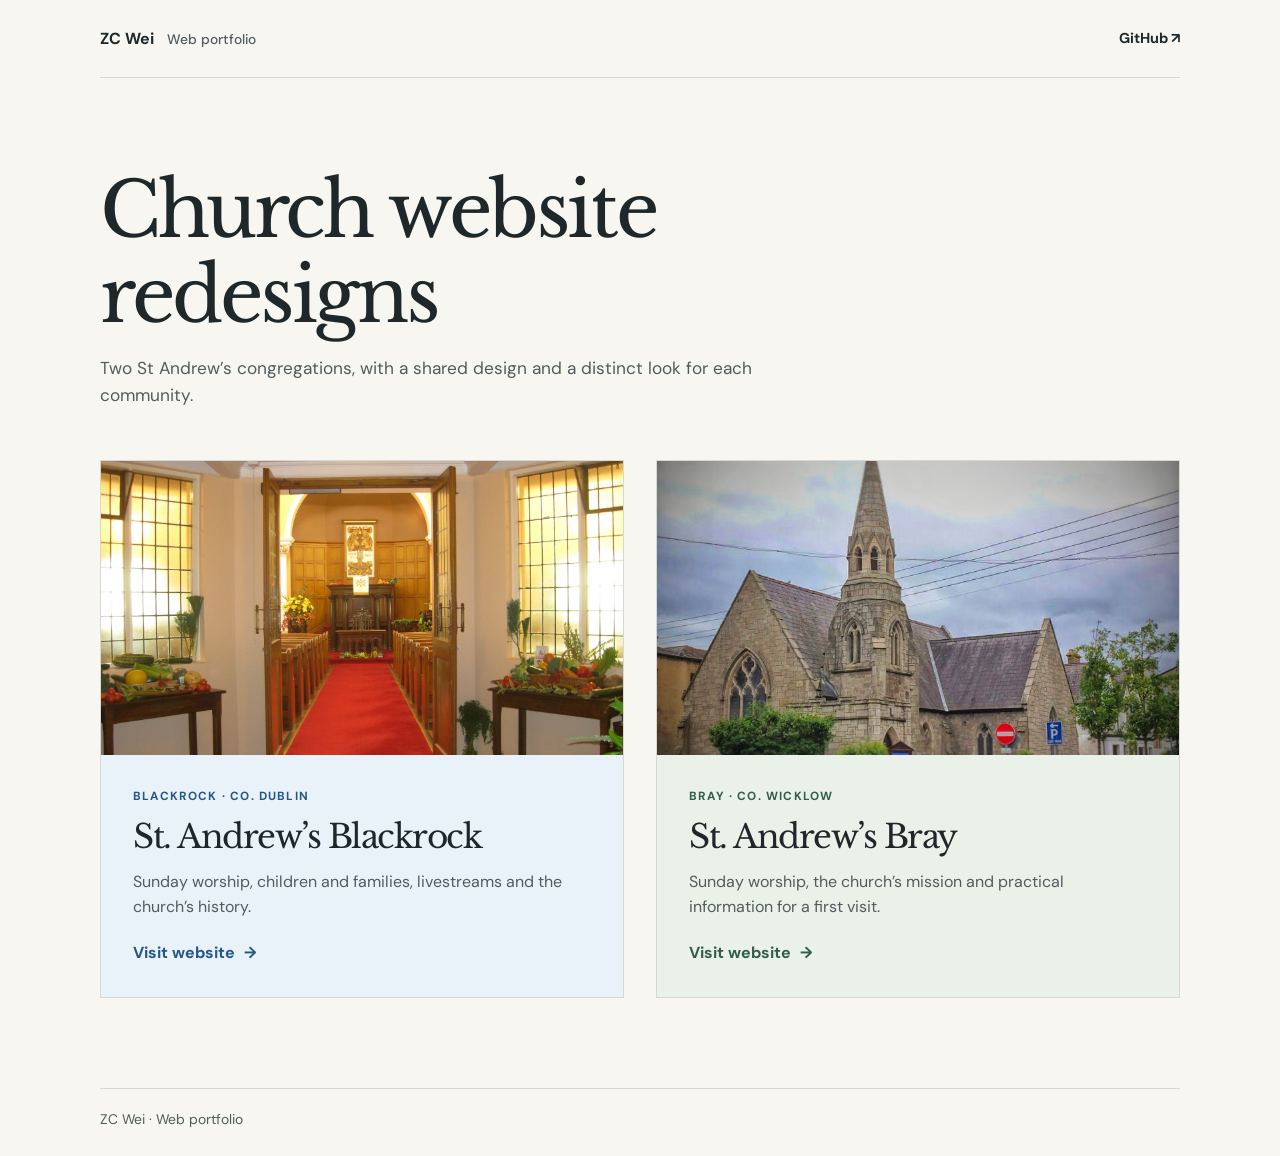
<file: index.html>
<!doctype html>
<html lang="en">
  <head>
    <meta charset="utf-8">
    <meta name="viewport" content="width=device-width, initial-scale=1">
    <meta name="theme-color" content="#f7f6f1">
    <meta name="description" content="ZC Wei’s website portfolio, featuring two redesigned church sites for St Andrew’s in Blackrock and Bray.">
    <title>ZC Wei | Web Portfolio</title>
    <link rel="preconnect" href="https://fonts.googleapis.com">
    <link rel="preconnect" href="https://fonts.gstatic.com" crossorigin>
    <link href="https://fonts.googleapis.com/css2?family=DM+Sans:wght@400;500;600;700&amp;family=Libre+Baskerville:wght@400&amp;display=swap" rel="stylesheet">
    <link rel="stylesheet" href="public-assets/portfolio.css">
    <script>
      // Keep bookmarks for sections of the former Blackrock homepage working.
      const oldSections = ['#top', '#welcome', '#worship', '#children', '#values', '#life', '#history', '#visit'];
      if (oldSections.includes(location.hash)) {
        location.replace(new URL('standrewsblackrock/' + location.search + location.hash, location.href));
      }
    </script>
  </head>
  <body>
    <header class="shell masthead">
      <a href="./" class="wordmark">ZC Wei <span>Web portfolio</span></a>
      <a class="profile-link" href="https://github.com/ZC-Wei">GitHub <span aria-hidden="true">↗</span></a>
    </header>
    <main class="shell">
      <section class="projects" aria-labelledby="projects-title">
        <div class="intro">
          <h1 id="projects-title">Church website redesigns</h1>
          <p>Two St Andrew’s congregations, with a shared design and a distinct look for each community.</p>
        </div>
        <div class="project-grid">
          <article class="project blackrock">
            <a href="standrewsblackrock/" class="project-link" aria-labelledby="blackrock-title">
              <img src="public-assets/blackrock-exterior.jpg" width="1600" height="1200" alt="">
              <div class="project-copy">
                <p class="label">Blackrock · Co. Dublin</p>
                <h2 id="blackrock-title">St. Andrew’s Blackrock</h2>
                <p>Sunday worship, children and families, livestreams and the church’s history.</p>
                <span class="project-action">Visit website <span aria-hidden="true">→</span></span>
              </div>
            </a>
          </article>
          <article class="project bray">
            <a href="standrewsbray/" class="project-link" aria-labelledby="bray-title">
              <img src="standrewsbray/assets/church-exterior.jpg" width="782" height="622" alt="">
              <div class="project-copy">
                <p class="label">Bray · Co. Wicklow</p>
                <h2 id="bray-title">St. Andrew’s Bray</h2>
                <p>Sunday worship, the church’s mission and practical information for a first visit.</p>
                <span class="project-action">Visit website <span aria-hidden="true">→</span></span>
              </div>
            </a>
          </article>
        </div>
      </section>
    </main>
    <footer class="shell">ZC Wei · Web portfolio</footer>
  </body>
</html>
</file>
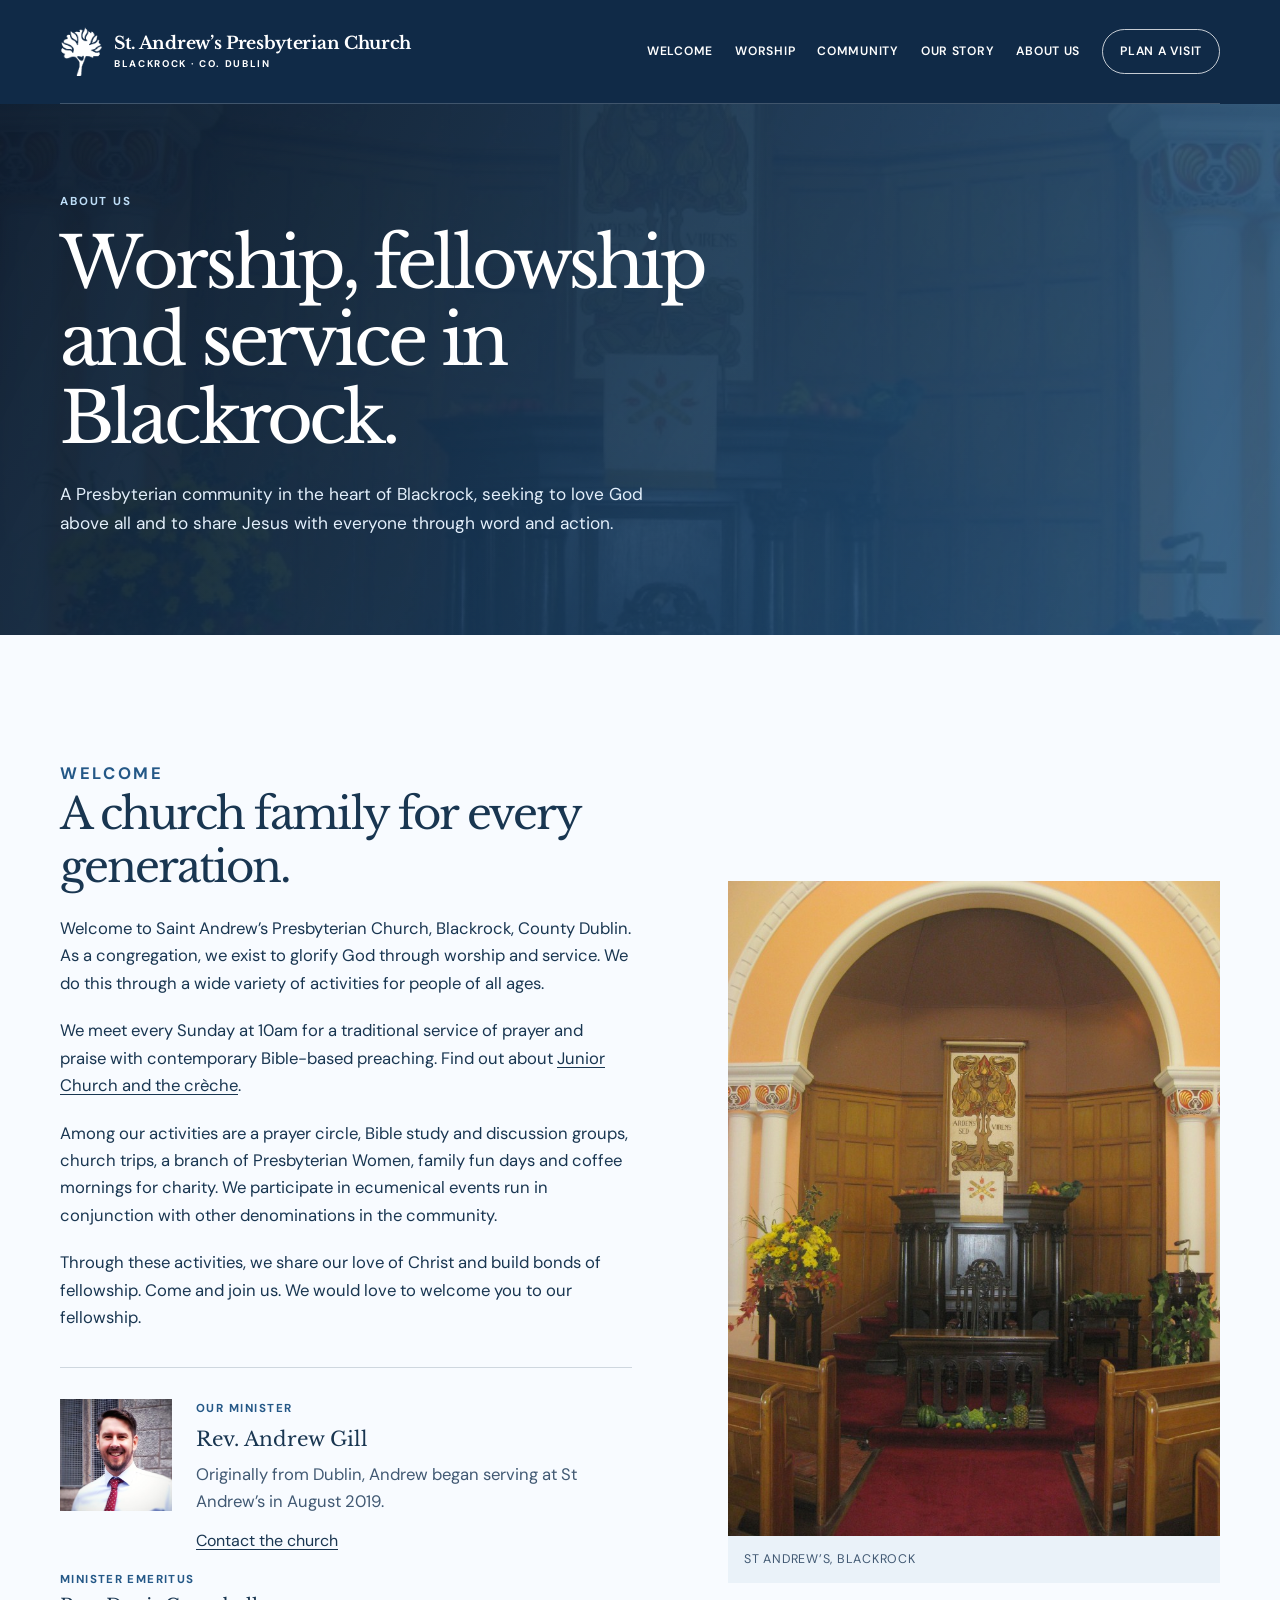
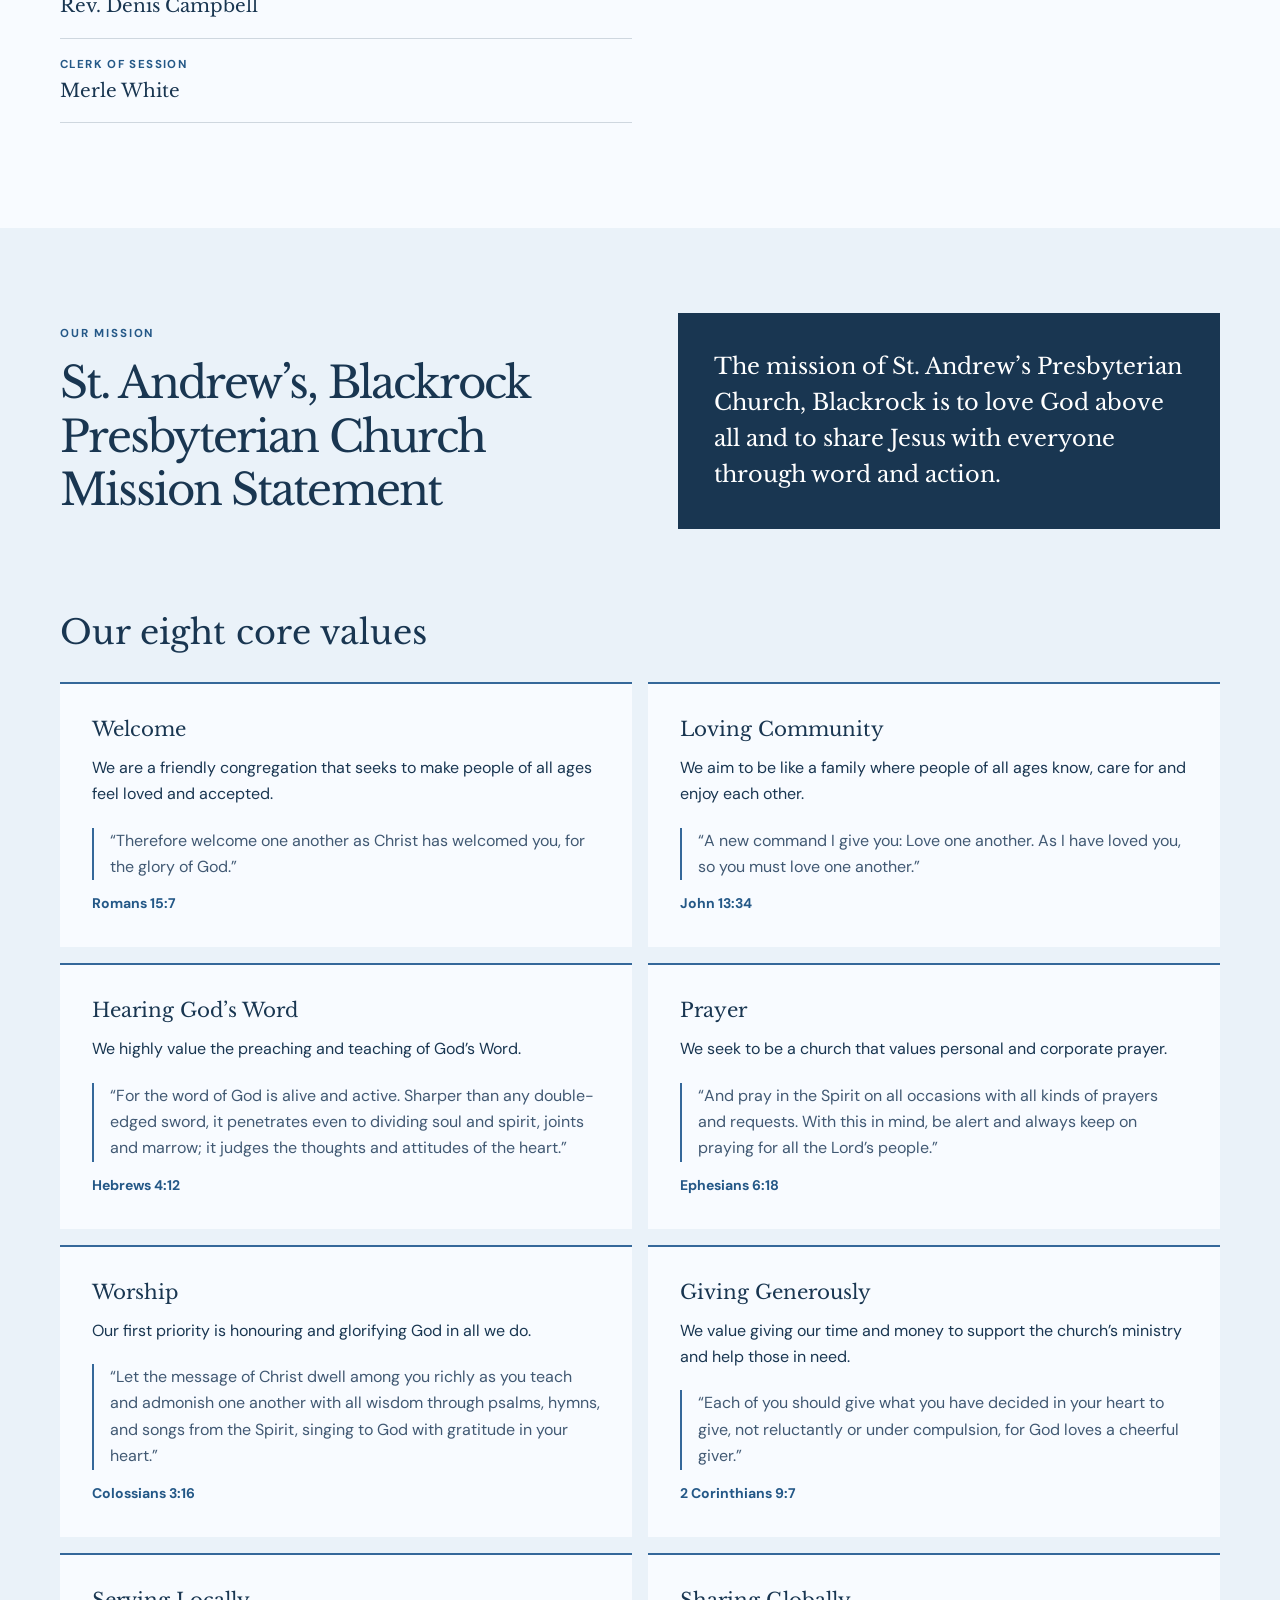
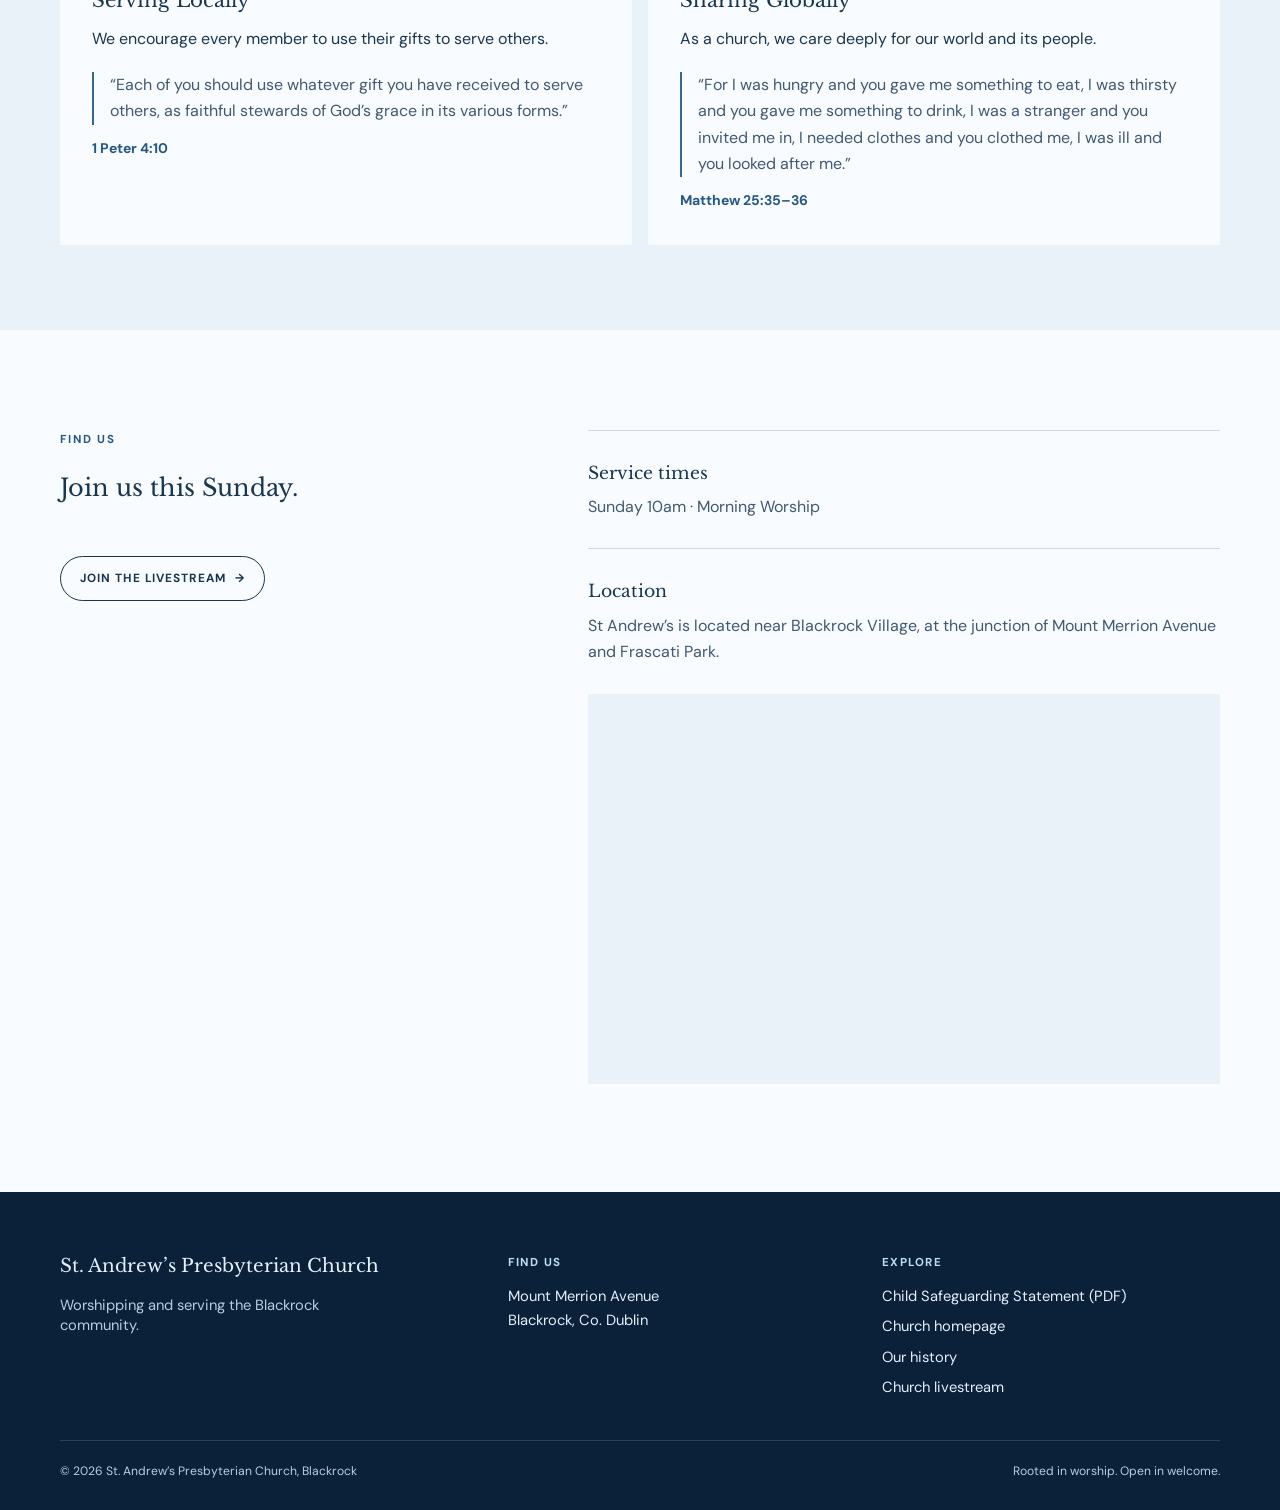
<file: about/index.html>
<!doctype html>
<html lang="en">
  <head>
    <meta charset="utf-8">
    <meta name="viewport" content="width=device-width, initial-scale=1">
    <title>About moved | St. Andrew’s Blackrock</title>
    <link rel="canonical" href="https://zc-wei.github.io/standrewsblackrock/about/">
    <script>
      location.replace(new URL('../standrewsblackrock/about/' + location.search + location.hash, location.href));
    </script>
  </head>
  <body>
    <main>
      <h1>St. Andrew’s Blackrock has moved</h1>
      <p><a href="../standrewsblackrock/about/">Continue to the about page</a>.</p>
    </main>
  </body>
</html>
</file>
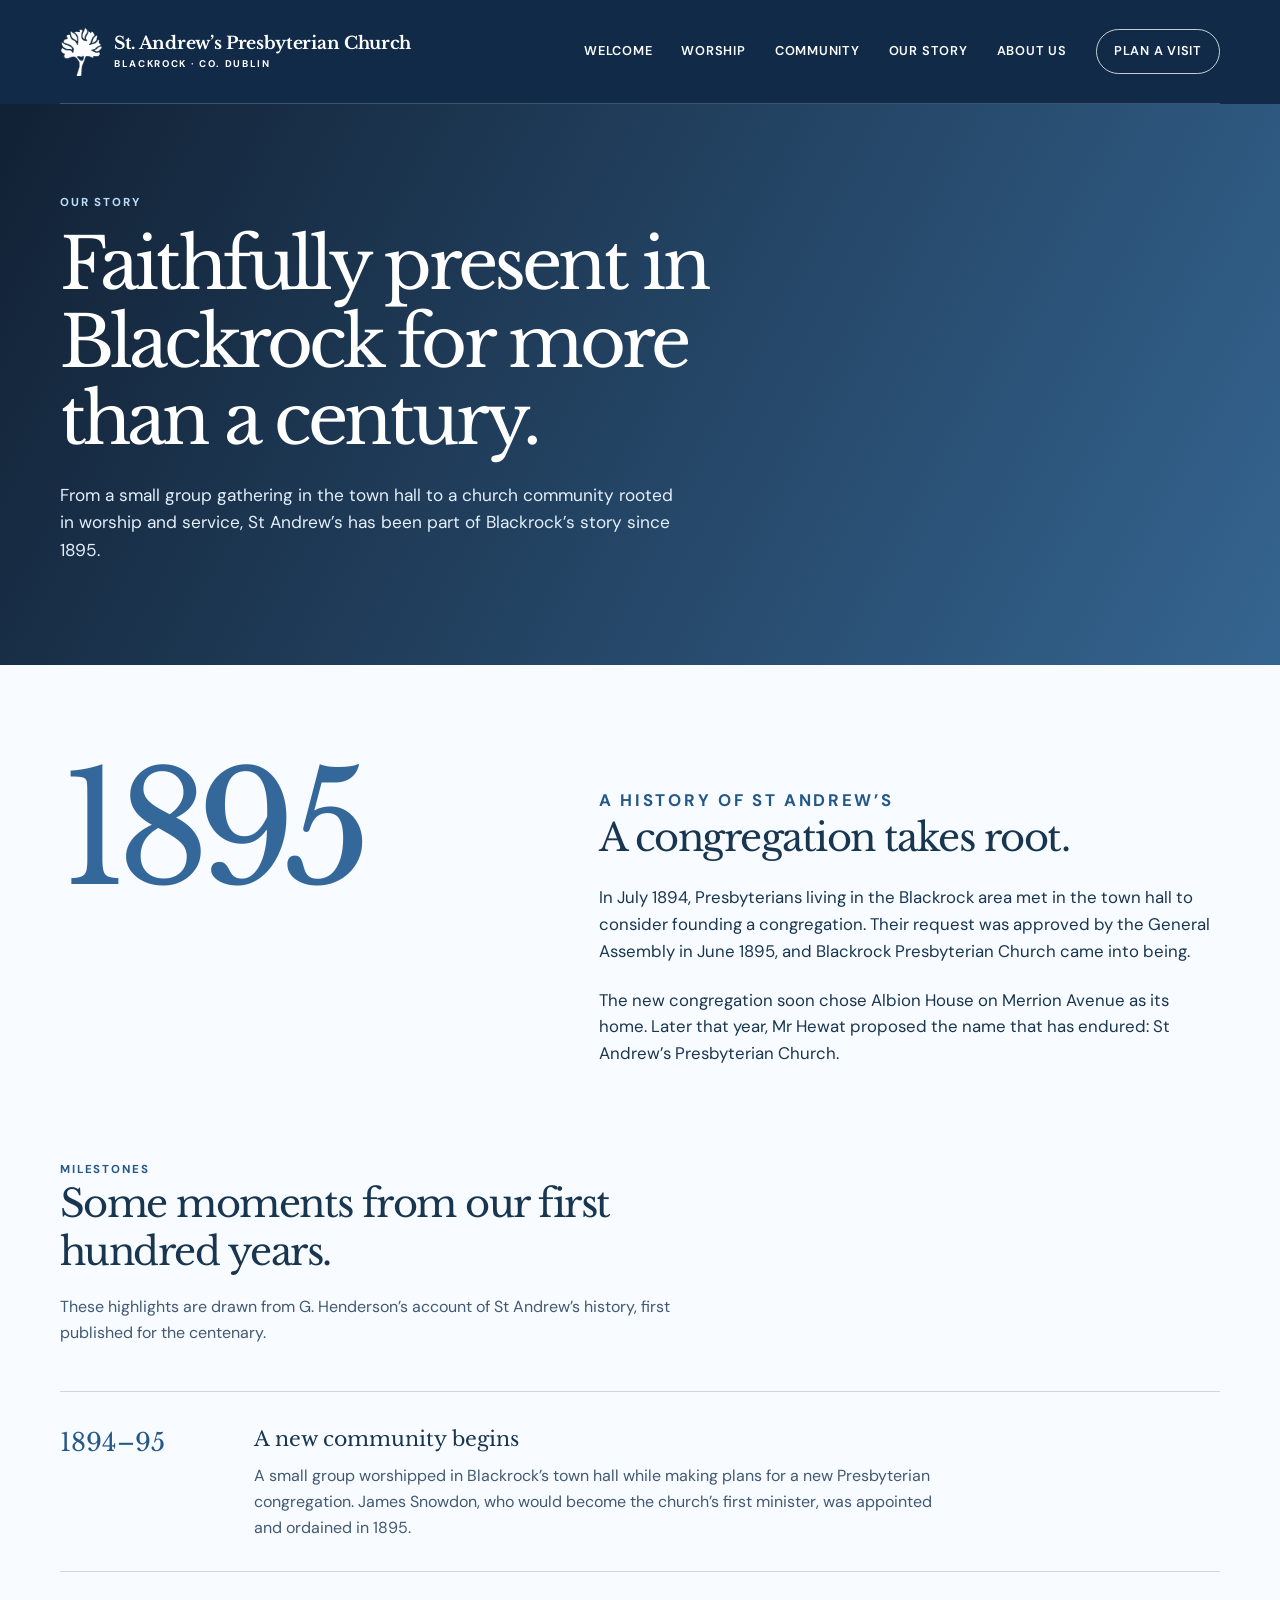
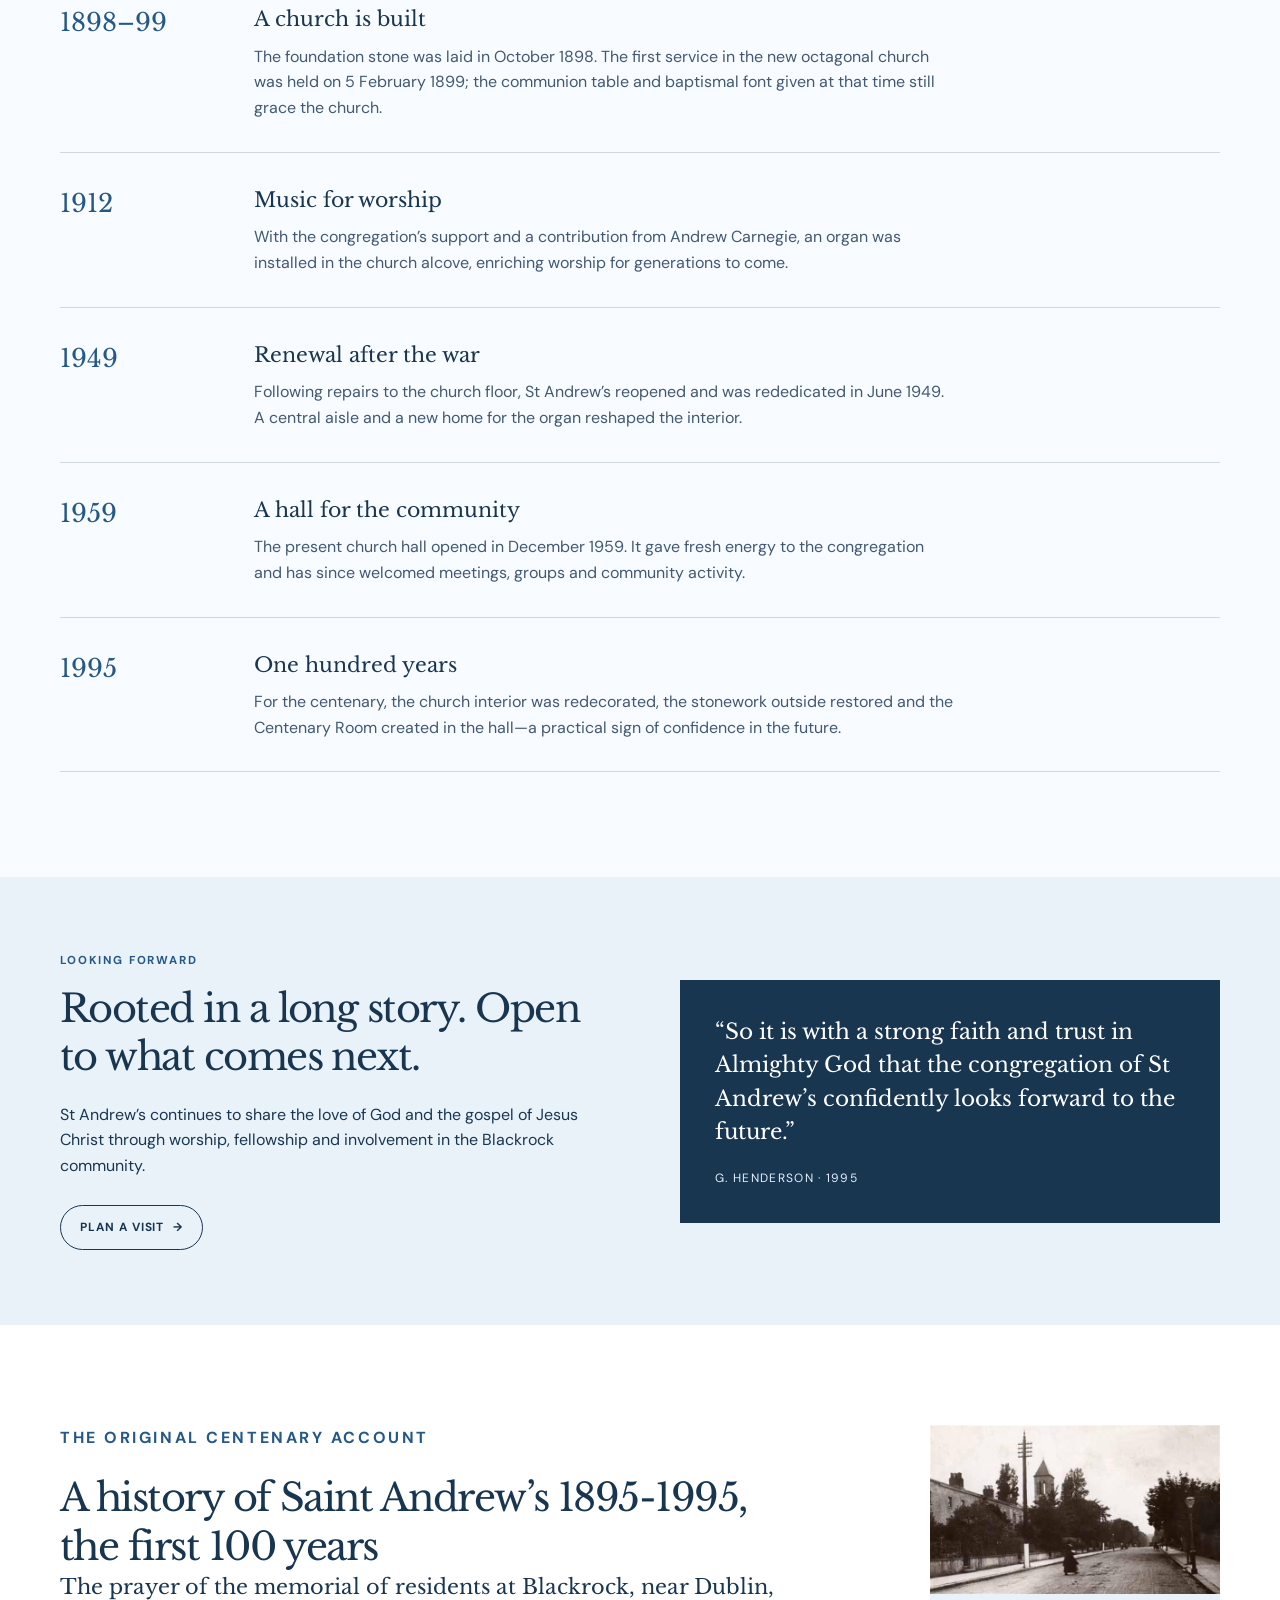
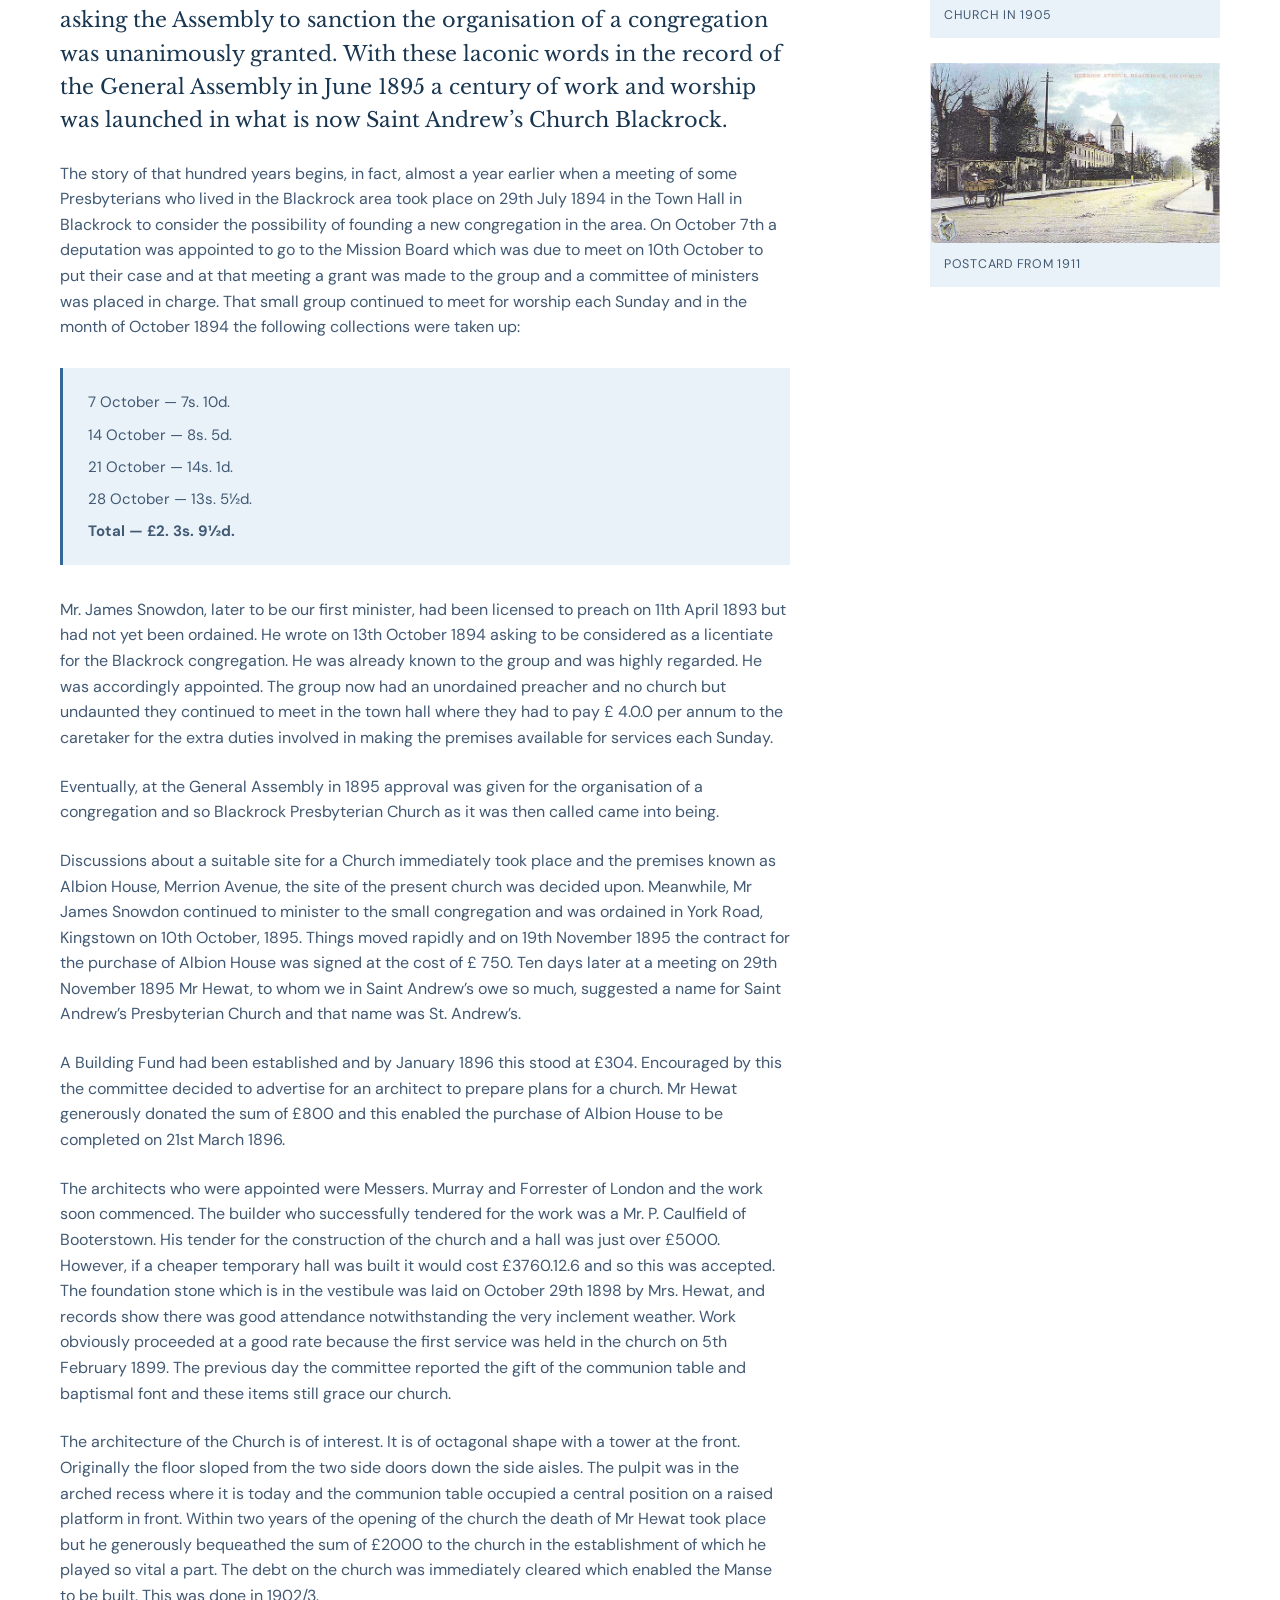
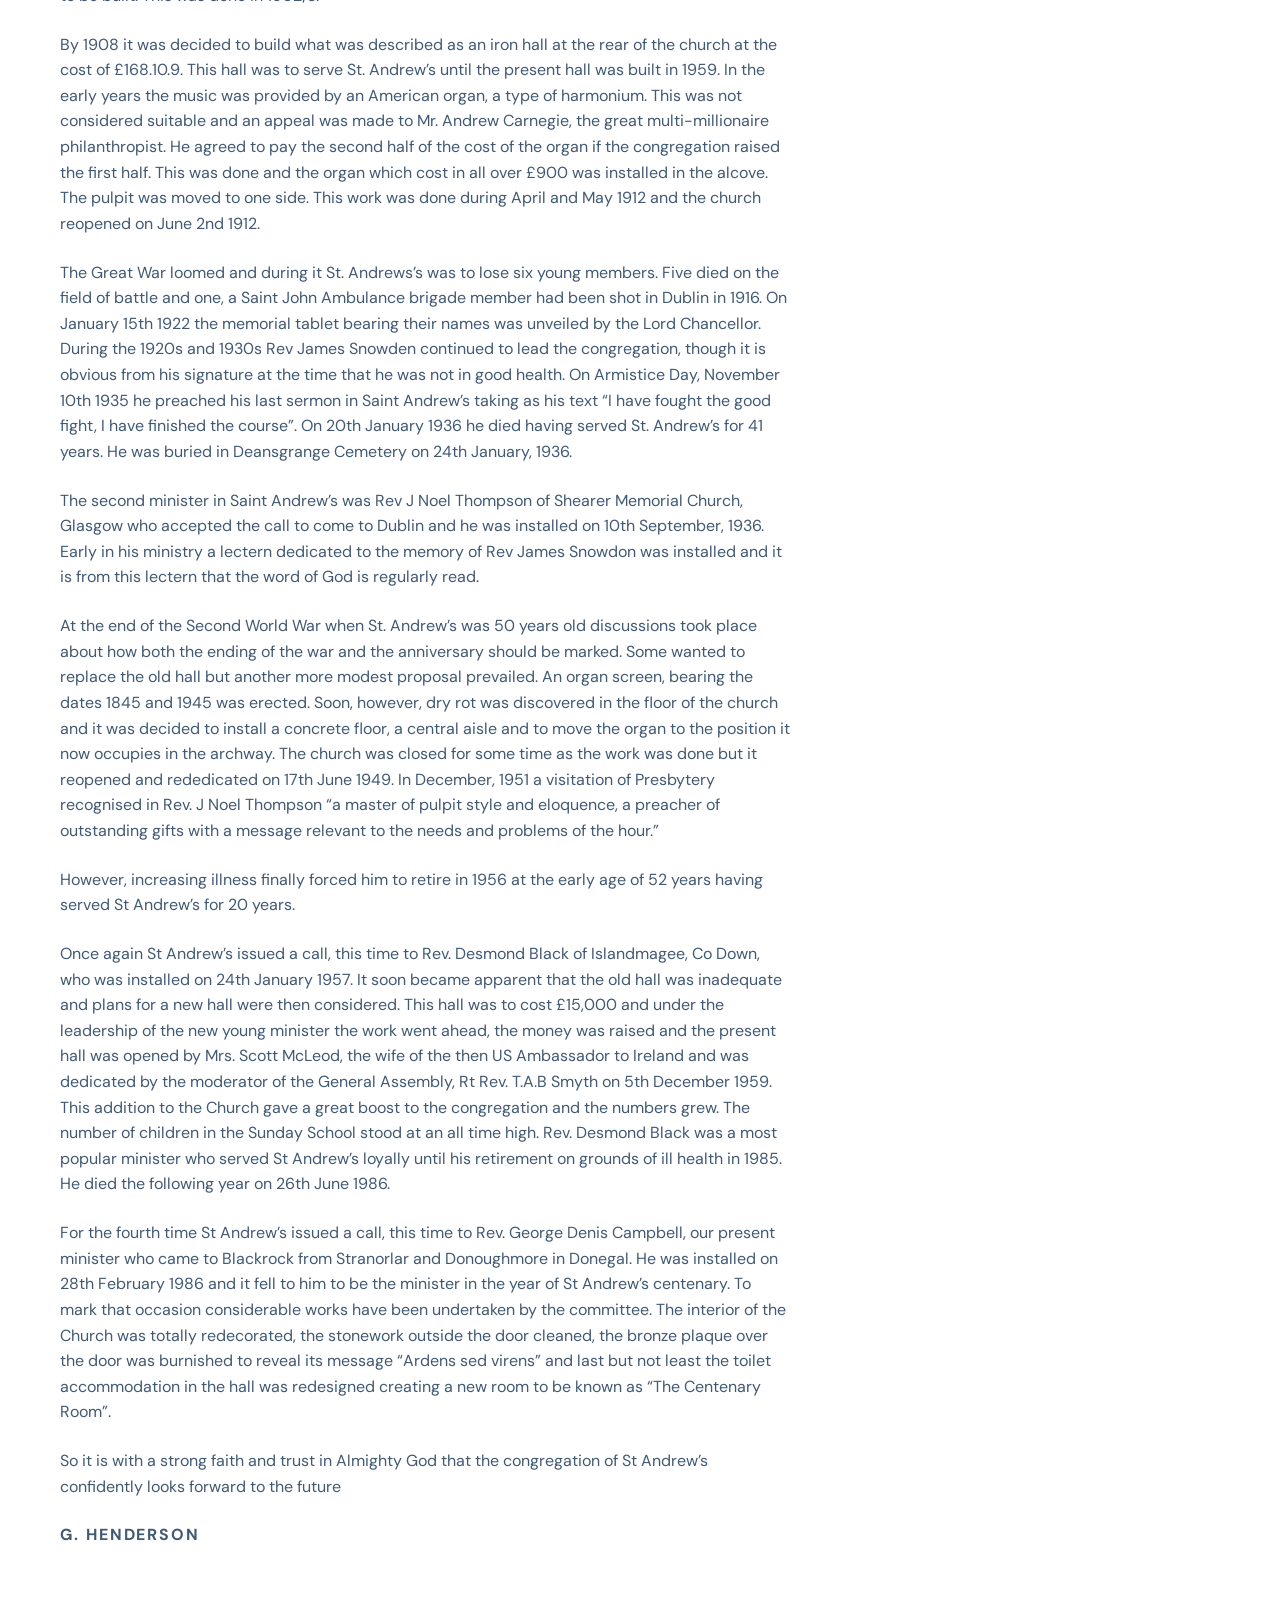
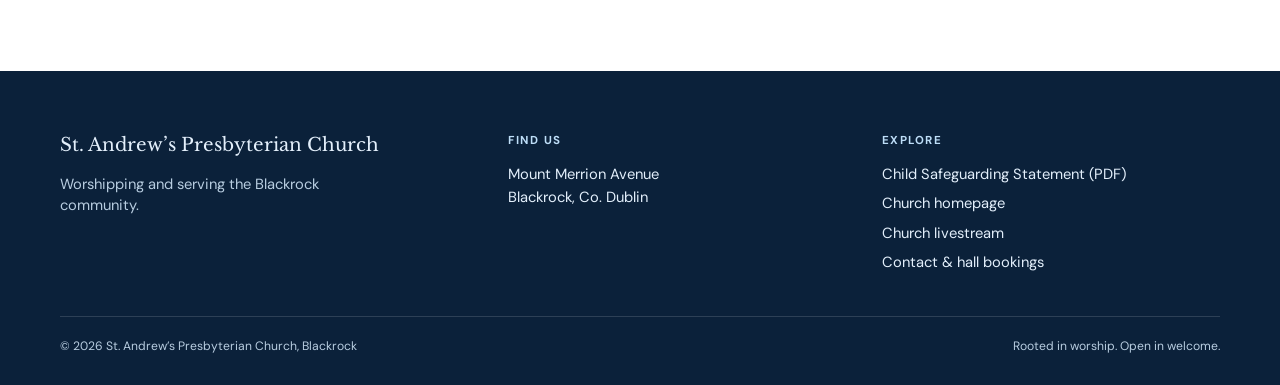
<file: history/index.html>
<!doctype html>
<html lang="en">
  <head>
    <meta charset="utf-8">
    <meta name="viewport" content="width=device-width, initial-scale=1">
    <title>History moved | St. Andrew’s Blackrock</title>
    <link rel="canonical" href="https://zc-wei.github.io/standrewsblackrock/history/">
    <script>
      location.replace(new URL('../standrewsblackrock/history/' + location.search + location.hash, location.href));
    </script>
  </head>
  <body>
    <main>
      <h1>St. Andrew’s Blackrock has moved</h1>
      <p><a href="../standrewsblackrock/history/">Continue to the history page</a>.</p>
    </main>
  </body>
</html>
</file>
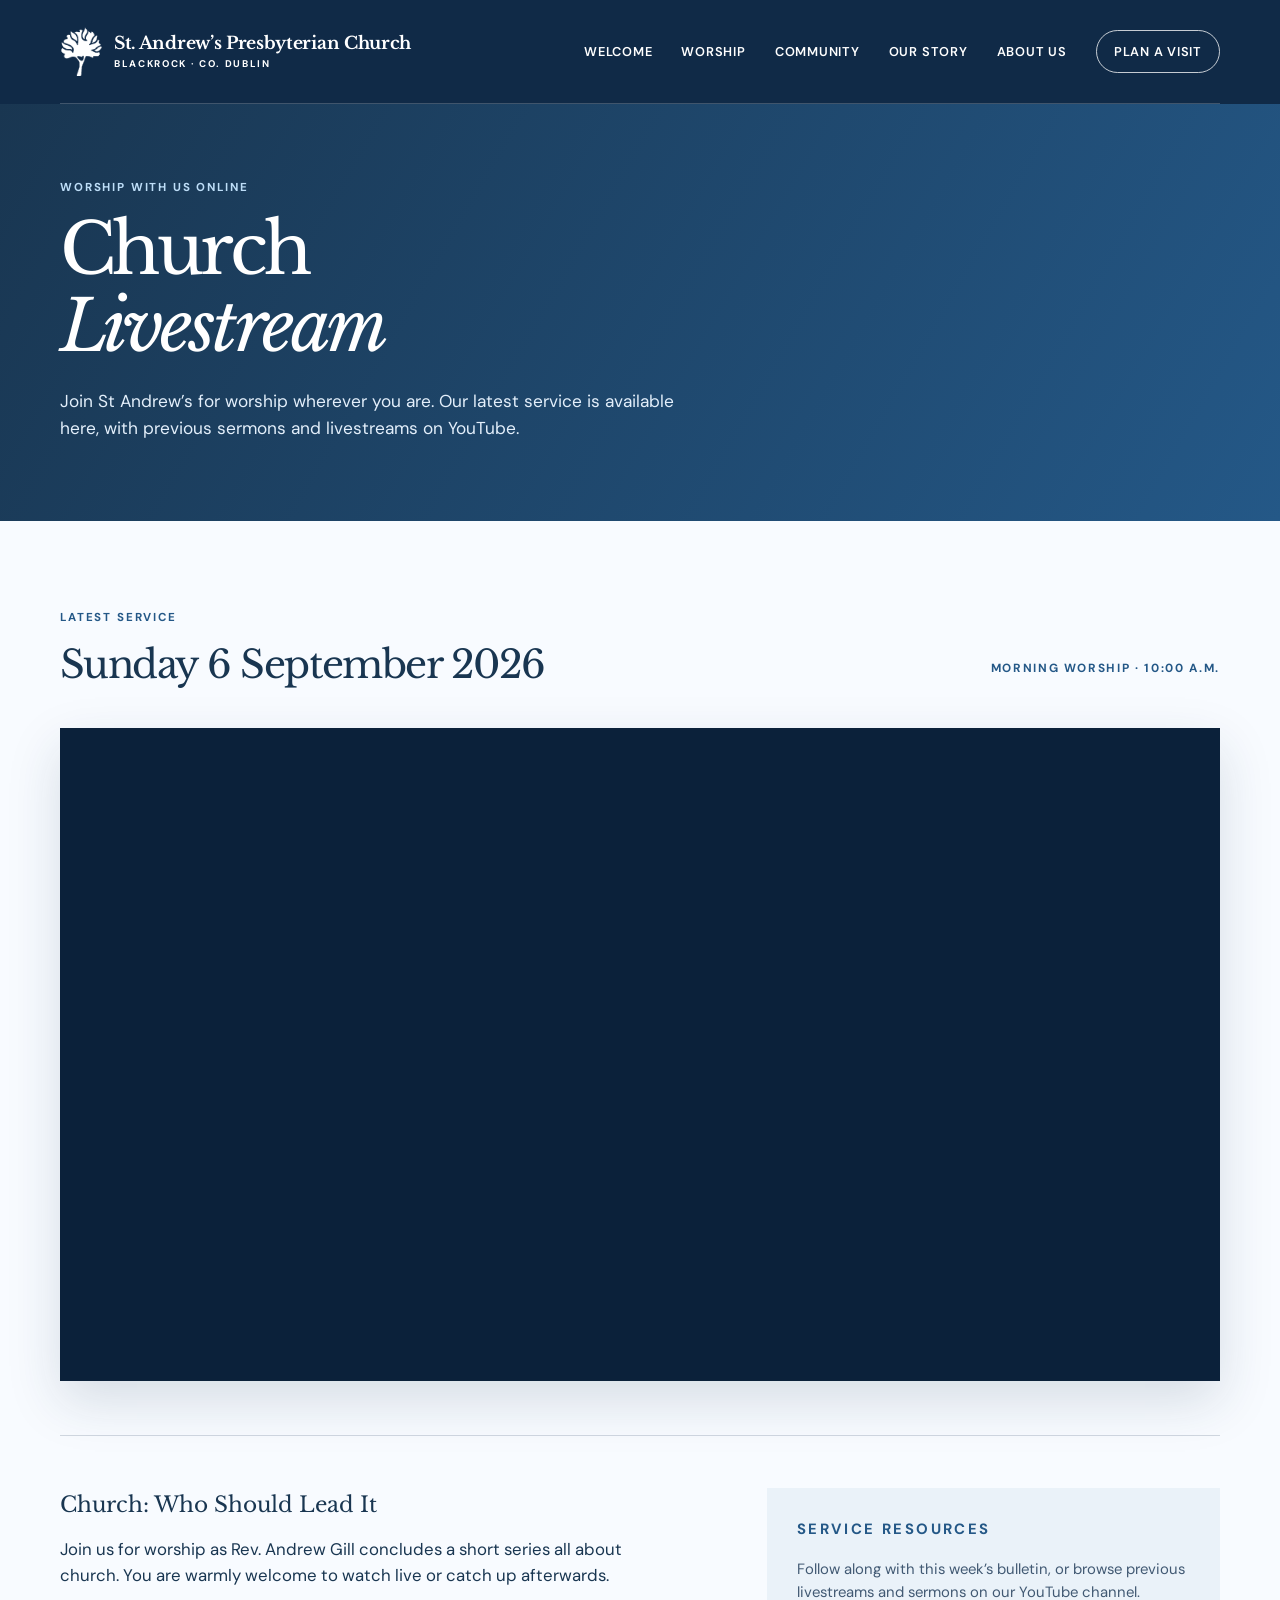
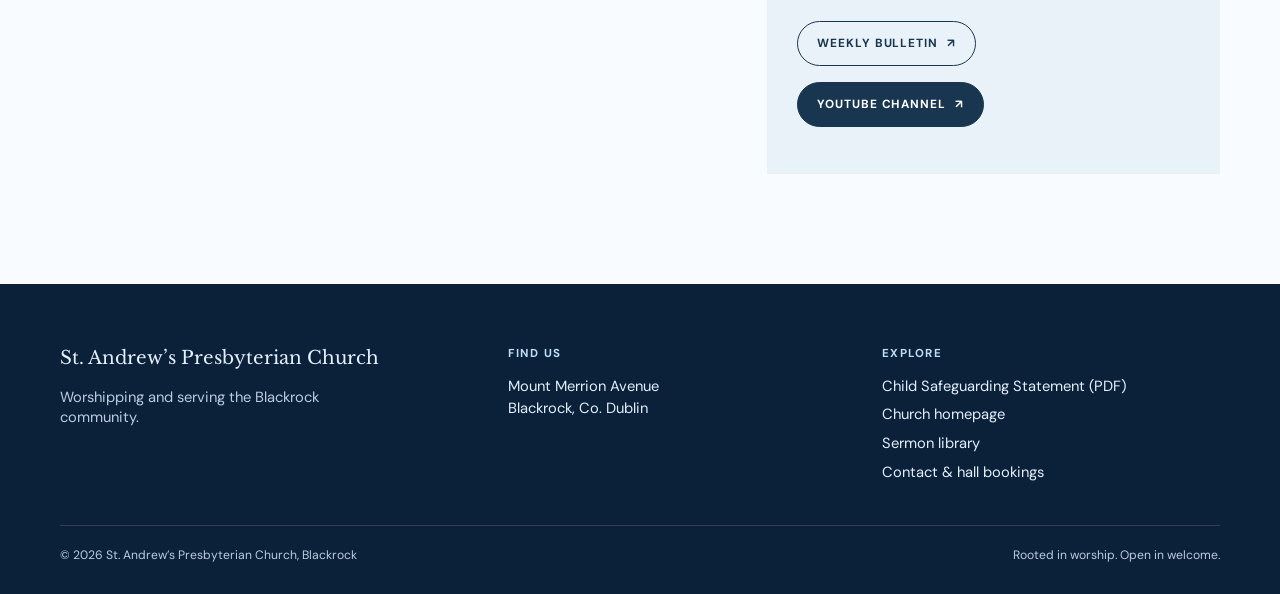
<file: livestream/index.html>
<!doctype html>
<html lang="en">
  <head>
    <meta charset="utf-8">
    <meta name="viewport" content="width=device-width, initial-scale=1">
    <title>Livestream moved | St. Andrew’s Blackrock</title>
    <link rel="canonical" href="https://zc-wei.github.io/standrewsblackrock/livestream/">
    <script>
      location.replace(new URL('../standrewsblackrock/livestream/' + location.search + location.hash, location.href));
    </script>
  </head>
  <body>
    <main>
      <h1>St. Andrew’s Blackrock has moved</h1>
      <p><a href="../standrewsblackrock/livestream/">Continue to the livestream page</a>.</p>
    </main>
  </body>
</html>
</file>
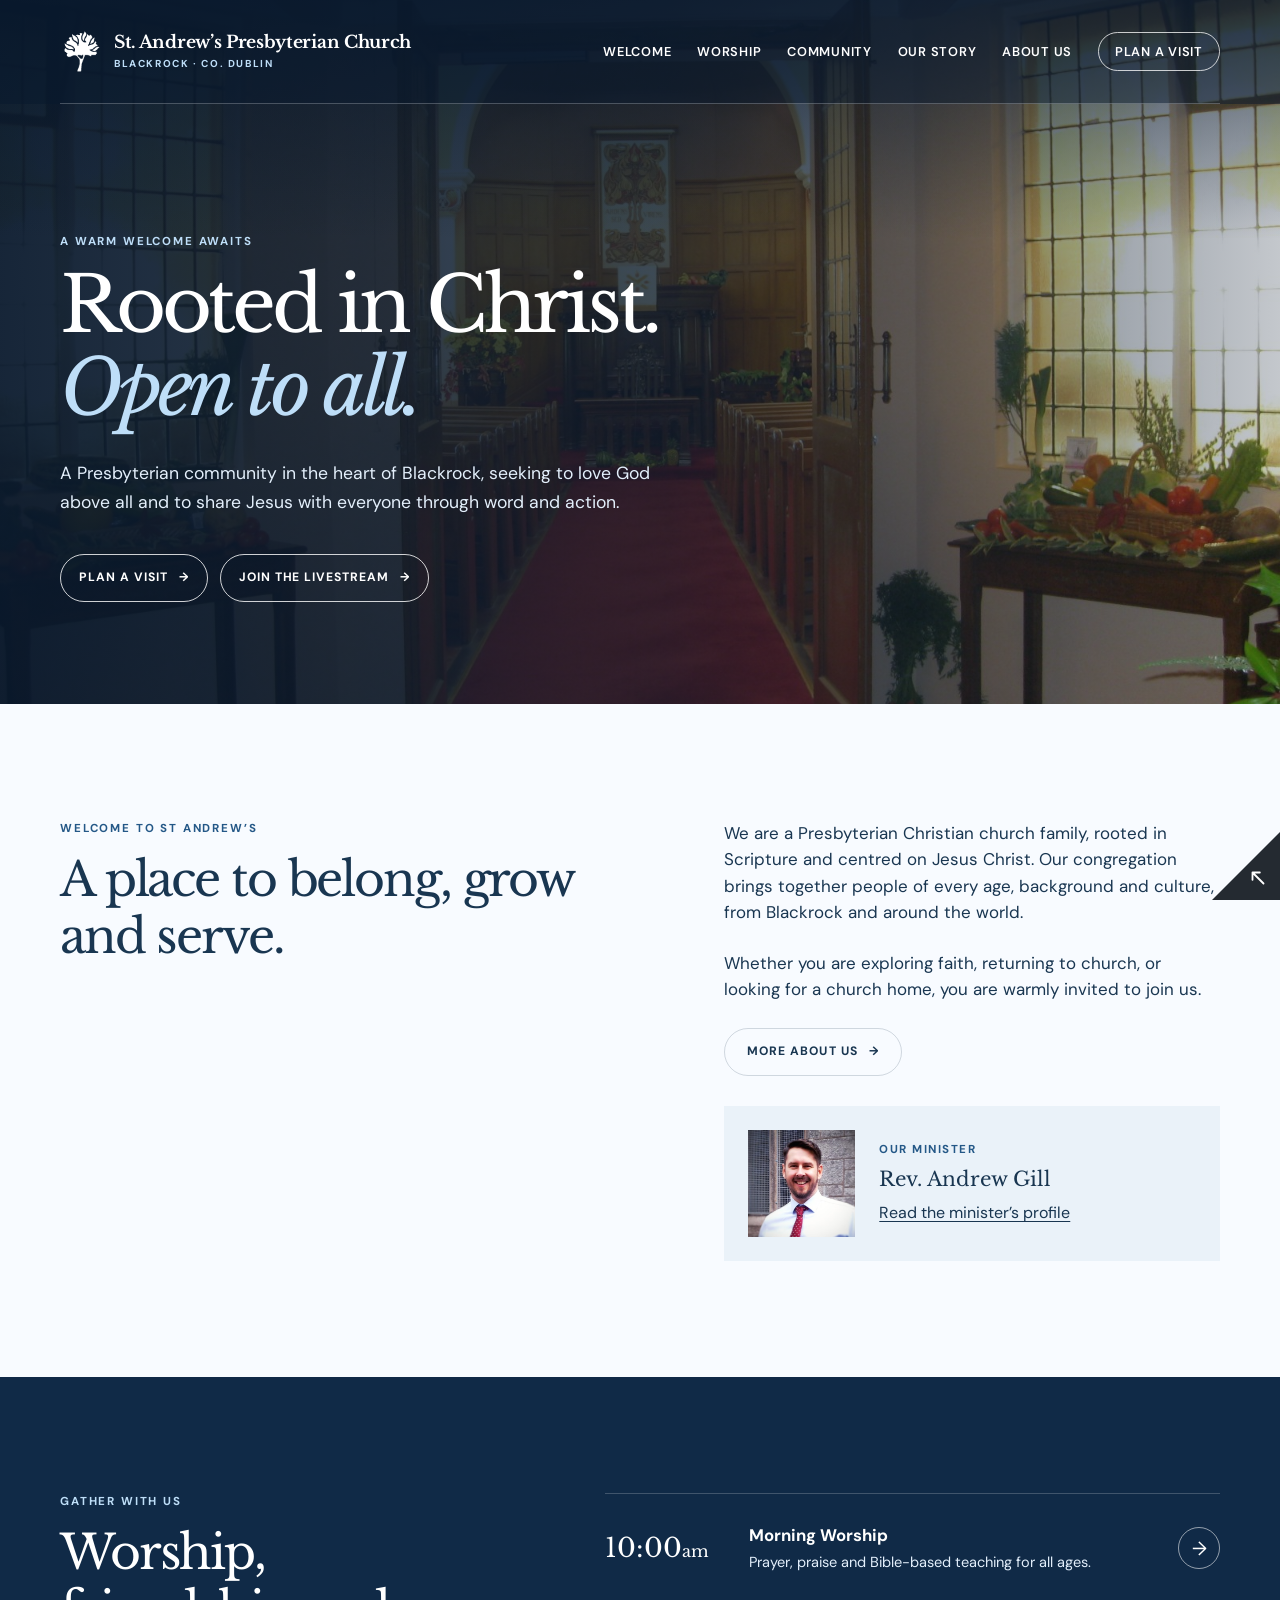
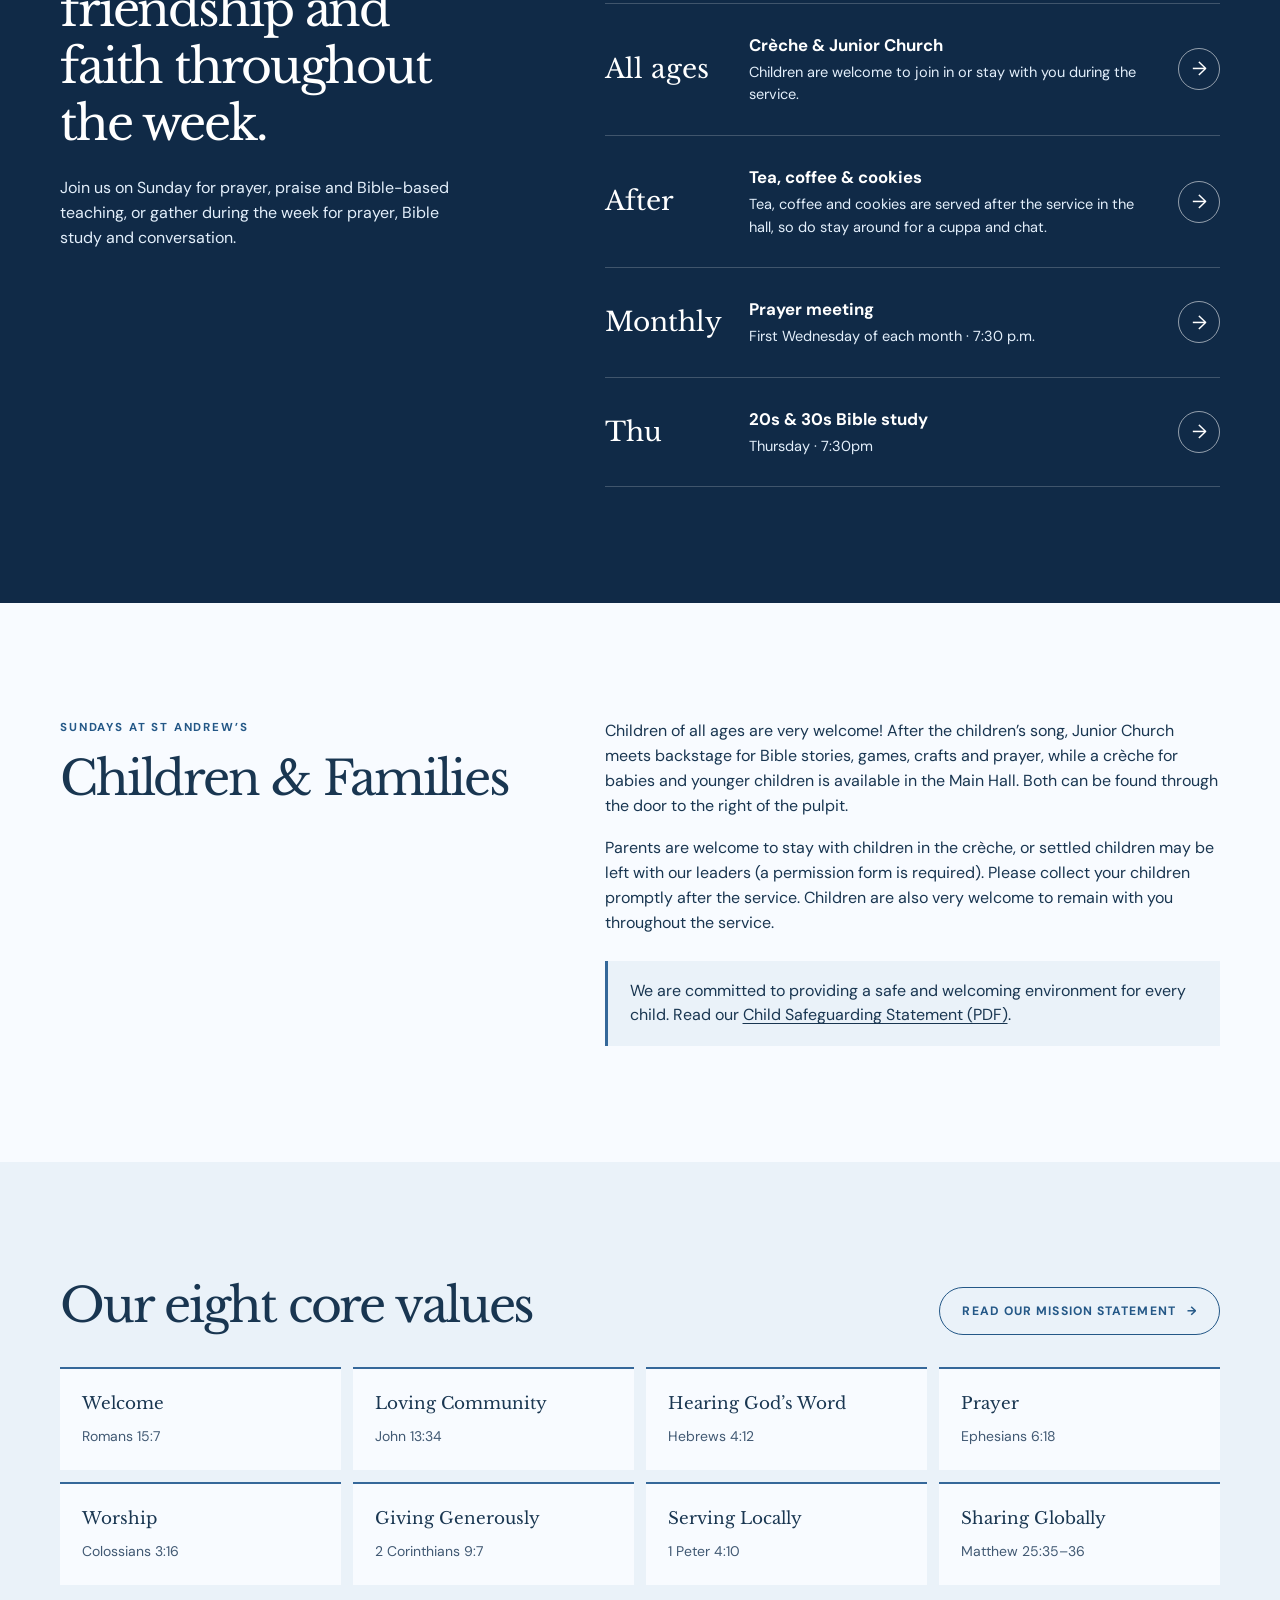
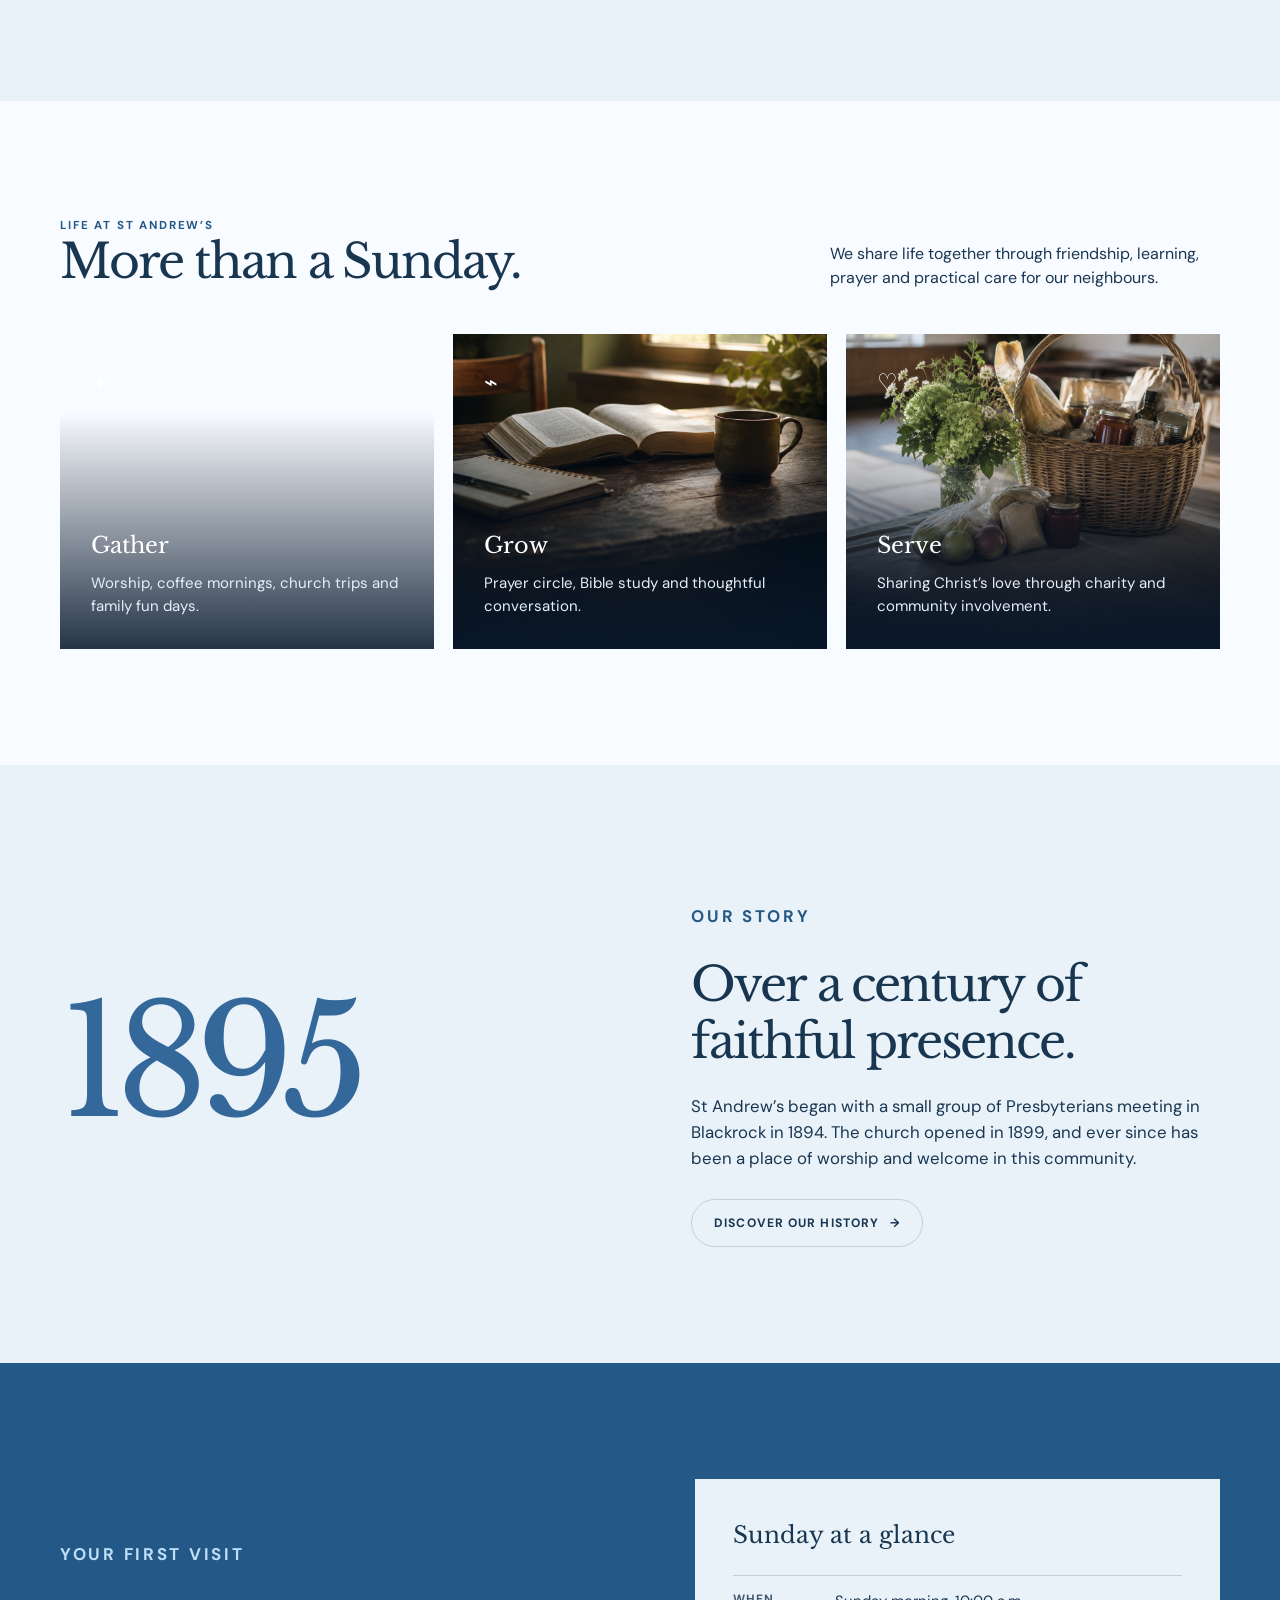
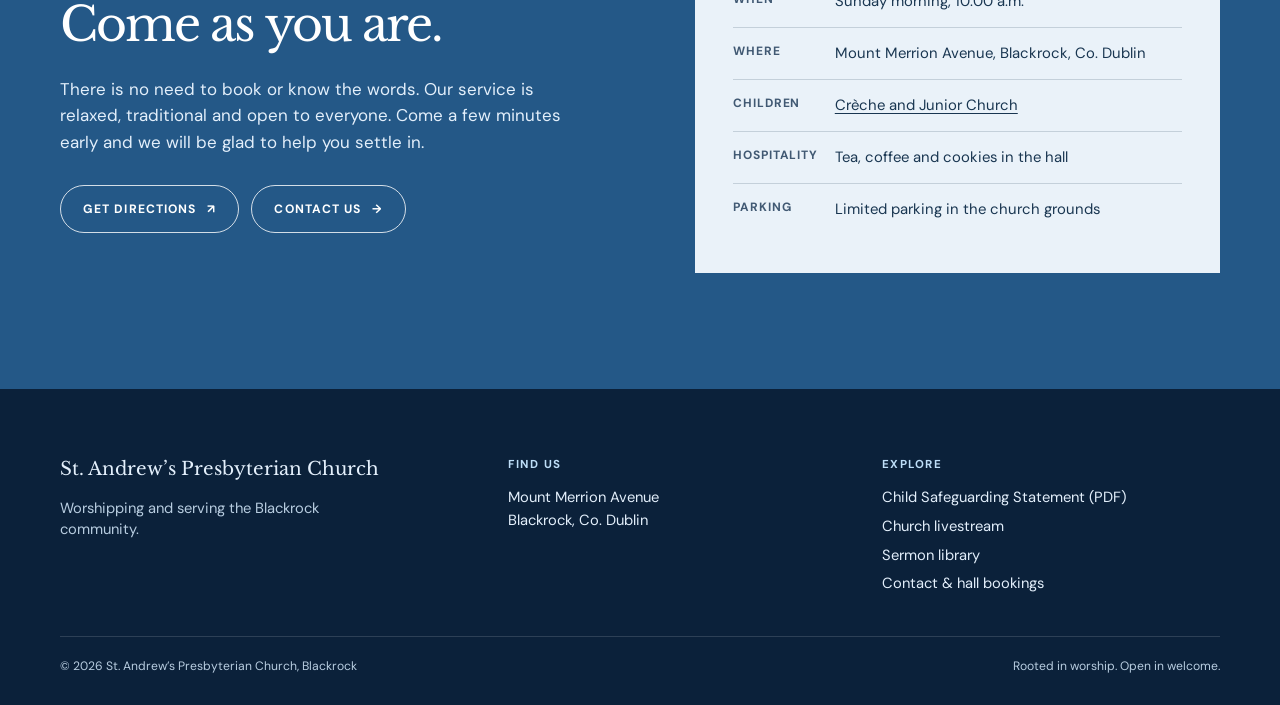
<file: standrewsblackrock/index.html>
<!doctype html>
<html lang="en">
  <head>
    <meta charset="UTF-8" />
    <meta name="viewport" content="width=device-width, initial-scale=1.0" />
    <meta name="description" content="St. Andrew's Presbyterian Church, Blackrock — worship, fellowship and service in the heart of Blackrock, County Dublin." />
    <meta name="theme-color" content="#102a47" />
    <title>St. Andrew’s Presbyterian Church | Blackrock</title>
    <link rel="preconnect" href="https://fonts.googleapis.com" />
    <link rel="preconnect" href="https://fonts.gstatic.com" crossorigin />
    <link href="https://fonts.googleapis.com/css2?family=DM+Sans:wght@400;500;600;700&family=Libre+Baskerville:ital,wght@0,400;0,700;1,400&display=swap" rel="stylesheet" />
    <link rel="stylesheet" href="../public-assets/theme.css" />
    <link rel="stylesheet" href="../public-assets/church-home.css" />
    <style>
      * { box-sizing: border-box; }
      html { scroll-behavior: smooth; }
      body { margin: 0; color: var(--ink); background: var(--paper); font-family: "DM Sans", sans-serif; line-height: 1.55; }
      a { color: inherit; text-decoration: none; }
      .eyebrow { margin: 0 0 14px; color: var(--blue); font-size: .72rem; font-weight: 700; letter-spacing: .16em; text-transform: uppercase; }
      .shell { width: min(1160px, calc(100% - 48px)); margin-inline: auto; }
      .button-row { display:flex; flex-wrap:wrap; gap:12px; }
      .button { display:inline-flex; align-items:center; gap:11px; min-height:48px; padding: 0 22px; border:1px solid var(--ink); border-radius:99px; font-size:.76rem; font-weight:700; letter-spacing:.09em; text-transform:uppercase; transition: transform .2s, background .2s, color .2s; }
      .button:hover { transform: translateY(-2px); }
      .button-light { color:#fff; border-color:rgba(255,255,255,.8); }
      .button-light:hover { color:var(--navy); background:#fff; }
      .button-solid { color:#fff; background:var(--ink); }
      .button-solid:hover { background:var(--blue); border-color:var(--blue); }
      .button-plain { border-color:var(--line); }
      .section { padding: 116px 0; }
      .intro { display:grid; grid-template-columns: 1.05fr .95fr; gap: min(9vw, 135px); align-items:start; }
      h2 { margin:0; font-family:"Libre Baskerville",serif; font-size:clamp(2rem, 3.7vw, 3.5rem); font-weight:400; letter-spacing:-.045em; line-height:1.2; }
      .intro-copy p { margin:0 0 25px; font-size:1.06rem; }
      .intro-copy .minister-profile { margin-top:30px; padding:clamp(16px, 3vw, 24px); align-items:center; background:var(--surface); }
      .intro-copy .minister-label { font-size:.72rem; }
      .intro-copy .minister-profile .text-link { display:inline-block; margin-top:8px; }
      .note { position:relative; overflow:hidden; padding: 43px 40px; color:#fff; background:var(--ink); }
      .note::after { content:""; position:absolute; width:220px; height:220px; right:-75px; bottom:-90px; border:1px solid rgba(255,255,255,.32); border-radius:50%; }
      .note .eyebrow { color:var(--sky); }
      .note p { position:relative; z-index:1; margin:0; font-family:"Libre Baskerville",serif; font-size:1.42rem; line-height:1.55; }
      .note cite { display:block; position:relative; z-index:1; margin-top:27px; color:var(--on-navy); font-style:normal; font-size:.78rem; letter-spacing:.1em; text-transform:uppercase; }
      .worship { color:#fff; background:var(--navy); }
      .worship-grid { display:grid; grid-template-columns: .85fr 1.15fr; gap:90px; align-items:start; }
      .worship .eyebrow { color:var(--sky); }
      .worship h2 { max-width: 420px; }
      .worship-lead { max-width:405px; margin:24px 0 0; color:var(--on-navy); }
      .service-card { display:grid; grid-template-columns: 120px 1fr auto; gap:24px; align-items:center; padding:28px 0; border-top:1px solid rgba(255,255,255,.2); }
      .service-card:last-child { border-bottom:1px solid rgba(255,255,255,.2); }
      .service-time { font-family:"Libre Baskerville",serif; font-size:1.65rem; }
      .service-card h3 { margin:0; font-size:1.05rem; }
      .service-card p { margin:4px 0 0; color:var(--on-navy); font-size:.91rem; }
      .round-arrow { display:grid; width:42px; height:42px; place-items:center; border:1px solid rgba(255,255,255,.55); border-radius:50%; font-size:1.2rem; }
      .round-arrow:hover { color:var(--navy); background:#fff; }
      .family-grid { display:grid; grid-template-columns:minmax(0,.85fr) minmax(0,1.15fr); gap:clamp(28px,7vw,90px); }
      .family-copy { max-width:65ch; }
      .family-copy p { margin:0 0 18px; }
      .family-copy p:last-child { margin-bottom:0; }
      .safeguarding-note { margin-top:25px; padding:18px 22px; border-left:3px solid var(--blue-accent); background:var(--surface); }
      .text-link { text-decoration:underline; text-underline-offset:.18em; }
      .values { background:var(--surface); }
      .values-heading { display:flex; flex-wrap:wrap; align-items:end; justify-content:space-between; gap:22px; margin-bottom:32px; }
      .values-link { border-color:var(--blue); color:var(--blue); }
      .values-link:hover { color:#fff; background:var(--blue); }
      .values-grid { display:grid; grid-template-columns:repeat(4,minmax(0,1fr)); gap:12px; padding:0; margin:0; list-style:none; }
      .values-grid li { padding:22px; border-top:2px solid var(--blue-accent); background:var(--paper); font-family:"Libre Baskerville",serif; font-size:1.05rem; }
      .values-grid span { display:block; margin-top:9px; color:var(--muted); font-family:"DM Sans",sans-serif; font-size:.875rem; }
      @media (max-width:820px) { .family-grid { grid-template-columns:1fr; } .values-grid { grid-template-columns:repeat(2,minmax(0,1fr)); } }
      @media (max-width:400px) { .values-grid li { padding:15px; } }
      @media (max-width:350px) { .values-grid { grid-template-columns:1fr; } }
      .life-heading { display:flex; justify-content:space-between; align-items:end; gap:30px; margin-bottom:43px; }
      .life-heading p { max-width:390px; margin:0; }
      .cards { display:grid; grid-template-columns:repeat(3,1fr); gap:19px; }
      .card { min-height:315px; padding:31px; display:flex; flex-direction:column; justify-content:end; color:#fff; background:linear-gradient(180deg,transparent 25%,rgba(var(--hero-rgb),.88)), var(--card) center/cover; }
      .card:nth-child(1) { --card: url('https://standrewschurchblackrock.ie/wp-content/uploads/2019/12/cropped-img_5963-2.jpg?w=1100'); }
      .card:nth-child(2) { --card: url('../public-assets/grow-bible-study.png'); }
      .card:nth-child(3) { --card: url('../public-assets/serve-community-care.png'); }
      .card-icon { margin-bottom:auto; width:42px; font-size:1.45rem; }
      .card h3 { margin:0; font-family:"Libre Baskerville",serif; font-size:1.4rem; font-weight:400; }
      .card p { margin:9px 0 0; color:var(--on-navy); font-size:.94rem; }
      .history { background:var(--surface); }
      .history-grid { display:grid; grid-template-columns:1fr 1fr; gap: max(45px, 8vw); align-items:center; }
      .year { color:var(--blue-accent); font-family:"Libre Baskerville",serif; font-size:clamp(4.5rem, 12vw, 9.5rem); letter-spacing:-.08em; line-height:.8; }
      .history p { margin: 22px 0 28px; max-width:550px; font-size:1.05rem; }
      .visit { overflow:hidden; color:#fff; background: var(--blue); }
      .visit-grid { display:grid; grid-template-columns: 1fr .93fr; gap:70px; align-items:center; }
      .visit h2 { max-width:510px; }
      .visit .eyebrow { color:var(--sky); }
      .visit p { max-width:520px; margin:22px 0 30px; color:var(--on-navy); font-size:1.06rem; }
      .visit-panel { padding:38px; color:var(--ink); background:var(--surface); }
      .visit-panel h3 { margin: 0 0 22px; font-family:"Libre Baskerville",serif; font-size:1.45rem; font-weight:400; }
      .visit-panel dl { margin:0; }
      .visit-panel div { display:grid; grid-template-columns: 90px 1fr; gap:12px; padding:14px 0; border-top:1px solid var(--line); }
      .visit-panel dt { color:var(--muted); font-size:.75rem; font-weight:700; letter-spacing:.08em; text-transform:uppercase; }
      .visit-panel dd { margin:0; font-size:.93rem; }
      footer { color:var(--on-navy); background:var(--footer-bg); }
      .footer-grid { display:grid; grid-template-columns: 1.1fr .9fr .9fr; gap:35px; padding:67px 0 35px; }
      .footer-brand { font-family:"Libre Baskerville",serif; font-size:1.15rem; line-height:1.4; }
      .footer-brand p { max-width:290px; margin:16px 0 0; color:var(--footer-muted); font-family:"DM Sans",sans-serif; font-size:.92rem; }
      .footer-title { margin:0 0 12px; color:var(--sky); font-size:.72rem; font-weight:700; letter-spacing:.13em; text-transform:uppercase; }
      footer a { display:block; width:max-content; max-width:100%; margin:6px 0; font-size:.92rem; }
      footer a:hover { color:#fff; }
      .footer-bottom { display:flex; justify-content:space-between; gap:20px; padding:20px 0 29px; border-top:1px solid rgba(255,255,255,.14); color:var(--footer-muted); font-size:.76rem; }
      @media (max-width: 820px) { .shell{width:min(100% - 36px, 620px)} .section{padding:75px 0}.intro,.worship-grid,.history-grid,.visit-grid{grid-template-columns:1fr;gap:42px}.worship-grid{gap:40px}.cards{grid-template-columns:1fr}.card{min-height:265px}.life-heading{display:block}.life-heading p{margin-top:17px}.service-card{grid-template-columns:95px 1fr auto;gap:13px}.service-time{font-size:1.35rem}.footer-grid{grid-template-columns:1fr 1fr}.footer-brand{grid-column:1/-1}.footer-bottom{flex-direction:column}.year{font-size:6.5rem} }
      @media (max-width: 440px) { .button{padding:0 17px}.service-card{grid-template-columns:1fr auto}.service-time{grid-column:1/-1}.visit-panel{padding:28px 23px}.visit-panel div{grid-template-columns:1fr;gap:3px}.footer-grid{grid-template-columns:1fr} }
    </style>
  </head>
  <body>
    <a class="skip-link" href="#top">Skip to content</a>
    <header class="site-header">
      <div class="shell header-inner">
        <a href="#top" class="brand" aria-label="St Andrew's Presbyterian Church home"><img class="brand-mark" src="../public-assets/st-andrews-tree-transparent-v2.png" alt="" /><span class="brand-name">St. Andrew’s Presbyterian Church<small>Blackrock · Co. Dublin</small></span></a>
        <button class="menu-button" type="button" aria-expanded="false" aria-controls="site-nav" hidden>Menu</button>
        <nav class="nav" id="site-nav" aria-label="Main navigation">
          <a href="#welcome">Welcome</a><a href="#worship">Worship</a><a href="#life">Community</a><a href="history/">Our story</a><a href="about/">About us</a><a href="#visit" class="nav-cta">Plan a visit</a>
        </nav>
      </div>
    </header>

    <main id="top">
      <section class="hero" aria-labelledby="hero-title">
        <img class="hero-photo" src="../public-assets/blackrock-exterior.jpg" width="1600" height="1200" alt="" fetchpriority="high">
        <div class="shell hero-content">
          <p class="eyebrow">A warm welcome awaits</p>
          <h1 id="hero-title">Rooted in Christ.<br><em>Open to all.</em></h1>
          <p class="hero-copy">A Presbyterian community in the heart of Blackrock, seeking to love God above all and to share Jesus with everyone through word and action.</p>
          <div class="hero-actions">
            <a class="hero-action" href="#visit">Plan a visit <span aria-hidden="true">→</span></a>
            <a class="hero-action" href="livestream/">Join the livestream <span aria-hidden="true">→</span></a>
          </div>
        </div>
      </section>

      <section class="section" id="welcome">
        <div class="shell intro">
          <div><p class="eyebrow">Welcome to St Andrew’s</p><h2>A place to belong, grow and serve.</h2></div>
          <div class="intro-copy">
            <p>We are a Presbyterian Christian church family, rooted in Scripture and centred on Jesus Christ. Our congregation brings together people of every age, background and culture, from Blackrock and around the world.</p>
            <p>Whether you are exploring faith, returning to church, or looking for a church home, you are warmly invited to join us.</p>
            <a class="button button-plain" href="about/">More about us <span>→</span></a>
            <article class="minister-profile" aria-labelledby="welcome-minister-name">
              <img src="../public-assets/andrew-gill.jpg" width="480" height="373" alt="Portrait of Rev. Andrew Gill" loading="lazy">
              <div>
                <p class="minister-label">Our minister</p>
                <h3 id="welcome-minister-name">Rev. Andrew Gill</h3>
                <a class="text-link" href="about/#minister">Read the minister’s profile</a>
              </div>
            </article>
          </div>
        </div>
      </section>

      <section class="section worship" id="worship">
        <div class="shell worship-grid">
          <div><p class="eyebrow">Gather with us</p><h2>Worship, friendship and faith throughout the week.</h2><p class="worship-lead">Join us on Sunday for prayer, praise and Bible-based teaching, or gather during the week for prayer, Bible study and conversation.</p></div>
          <div>
            <div class="service-card"><div class="service-time">10:00<small style="font-size:.62em">am</small></div><div><h3>Morning Worship</h3><p>Prayer, praise and Bible-based teaching for all ages.</p></div><a class="round-arrow" href="#visit" aria-label="Plan your Sunday visit">→</a></div>
            <div class="service-card"><div class="service-time">All ages</div><div><h3>Crèche &amp; Junior Church</h3><p>Children are welcome to join in or stay with you during the service.</p></div><a class="round-arrow" href="#children" aria-label="Read about the crèche and Junior Church">→</a></div>
            <div class="service-card"><div class="service-time">After</div><div><h3>Tea, coffee & cookies</h3><p>Tea, coffee and cookies are served after the service in the hall, so do stay around for a cuppa and chat.</p></div><a class="round-arrow" href="#visit" aria-label="Plan a visit to St Andrew's">→</a></div>
            <div class="service-card"><div class="service-time">Monthly</div><div><h3>Prayer meeting</h3><p>First Wednesday of each month · <time datetime="19:30">7:30 p.m.</time></p></div><a class="round-arrow" href="#visit" aria-label="Plan a visit to the monthly prayer meeting">→</a></div>
            <div class="service-card"><div class="service-time">Thu</div><div><h3>20s &amp; 30s Bible study</h3><p>Thursday · 7:30pm</p></div><a class="round-arrow" href="#visit" aria-label="Plan a visit to the Thursday Bible study">→</a></div>
          </div>
        </div>
      </section>

      <section class="section" id="children" aria-labelledby="children-title">
        <div class="shell family-grid">
          <div>
            <p class="eyebrow">Sundays at St Andrew’s</p>
            <h2 id="children-title">Children &amp; Families</h2>
          </div>
          <div class="family-copy">
            <p>Children of all ages are very welcome! After the children’s song, Junior Church meets backstage for Bible stories, games, crafts and prayer, while a crèche for babies and younger children is available in the Main Hall. Both can be found through the door to the right of the pulpit.</p>
            <p>Parents are welcome to stay with children in the crèche, or settled children may be left with our leaders (a permission form is required). Please collect your children promptly after the service. Children are also very welcome to remain with you throughout the service.</p>
            <div class="safeguarding-note">
              <p>We are committed to providing a safe and welcoming environment for every child. Read our <a class="text-link" href="../public-assets/child-safeguarding-statement.pdf">Child Safeguarding Statement (PDF)</a>.</p>
            </div>
          </div>
        </div>
      </section>

      <section class="section values" id="values" aria-labelledby="values-title">
        <div class="shell">
          <div class="values-heading">
            <h2 id="values-title">Our eight core values</h2>
            <a class="button values-link" href="about/#mission">Read our mission statement <span aria-hidden="true">→</span></a>
          </div>
          <ul class="values-grid" role="list">
            <li>Welcome <span>Romans 15:7</span></li>
            <li>Loving Community <span>John 13:34</span></li>
            <li>Hearing God’s Word <span>Hebrews 4:12</span></li>
            <li>Prayer <span>Ephesians 6:18</span></li>
            <li>Worship <span>Colossians 3:16</span></li>
            <li>Giving Generously <span>2 Corinthians 9:7</span></li>
            <li>Serving Locally <span>1 Peter 4:10</span></li>
            <li>Sharing Globally <span>Matthew 25:35–36</span></li>
          </ul>
        </div>
      </section>

      <section class="section" id="life">
        <div class="shell"><div class="life-heading"><div><p class="eyebrow">Life at St Andrew’s</p><h2>More than a Sunday.</h2></div><p>We share life together through friendship, learning, prayer and practical care for our neighbours.</p></div>
          <div class="cards"><article class="card"><span class="card-icon">✦</span><h3>Gather</h3><p>Worship, coffee mornings, church trips and family fun days.</p></article><article class="card"><span class="card-icon">⌁</span><h3>Grow</h3><p>Prayer circle, Bible study and thoughtful conversation.</p></article><article class="card"><span class="card-icon">♡</span><h3>Serve</h3><p>Sharing Christ’s love through charity and community involvement.</p></article></div>
        </div>
      </section>

      <section class="section history" id="history"><div class="shell history-grid"><div class="year">1895</div><div><p class="eyebrow">Our story</p><h2>Over a century of faithful presence.</h2><p>St Andrew’s began with a small group of Presbyterians meeting in Blackrock in 1894. The church opened in 1899, and ever since has been a place of worship and welcome in this community.</p><a class="button button-plain" href="history/">Discover our history <span>→</span></a></div></div></section>

      <section class="section visit" id="visit"><div class="shell visit-grid"><div><p class="eyebrow">Your first visit</p><h2>Come as you are.</h2><p>There is no need to book or know the words. Our service is relaxed, traditional and open to everyone. Come a few minutes early and we will be glad to help you settle in.</p><div class="button-row"><a class="button button-light" href="https://maps.google.com/?q=St+Andrews+Presbyterian+Church+Mount+Merrion+Avenue+Blackrock" target="_blank" rel="noreferrer">Get directions <span>↗</span></a><a class="button button-light" href="https://standrewschurchblackrock.ie/contact-us/" target="_blank" rel="noreferrer">Contact us <span>→</span></a></div></div><aside class="visit-panel"><h3>Sunday at a glance</h3><dl><div><dt>When</dt><dd>Sunday morning, 10:00 a.m.</dd></div><div><dt>Where</dt><dd>Mount Merrion Avenue, Blackrock, Co. Dublin</dd></div><div><dt>Children</dt><dd><a class="text-link" href="#children">Crèche and Junior Church</a></dd></div><div><dt>Hospitality</dt><dd>Tea, coffee and cookies in the hall</dd></div><div><dt>Parking</dt><dd>Limited parking in the church grounds</dd></div></dl></aside></div></section>
    </main>

    <footer><div class="shell footer-grid"><div class="footer-brand">St. Andrew’s Presbyterian Church<p>Worshipping and serving the Blackrock community.</p></div><div><p class="footer-title">Find us</p><a href="https://maps.google.com/?q=St+Andrews+Presbyterian+Church+Mount+Merrion+Avenue+Blackrock" target="_blank" rel="noreferrer">Mount Merrion Avenue<br>Blackrock, Co. Dublin</a></div><div><p class="footer-title">Explore</p><a href="../public-assets/child-safeguarding-statement.pdf">Child Safeguarding Statement (PDF)</a><a href="livestream/">Church livestream</a><a href="https://standrewschurchblackrock.ie/sermon-library-2/" target="_blank" rel="noreferrer">Sermon library</a><a href="https://standrewschurchblackrock.ie/contact-us/" target="_blank" rel="noreferrer">Contact & hall bookings</a></div></div><div class="shell footer-bottom"><span>© <span id="year"></span> St. Andrew’s Presbyterian Church, Blackrock</span><span>Rooted in worship. Open in welcome.</span></div></footer>
    <a class="portfolio-corner" href="../" aria-label="Back to portfolio" title="Back to portfolio">
      <svg width="22" height="22" viewBox="0 0 24 24" fill="none" stroke="currentColor" stroke-width="2" stroke-linecap="round" stroke-linejoin="round" aria-hidden="true"><path d="M18 18 6 6m0 8V6h8"/></svg>
    </a>
    <script src="../public-assets/church-navigation.js" defer></script>
    <script>
      document.getElementById('year').textContent = new Date().getFullYear();
    </script>
  </body>
</html>
</file>
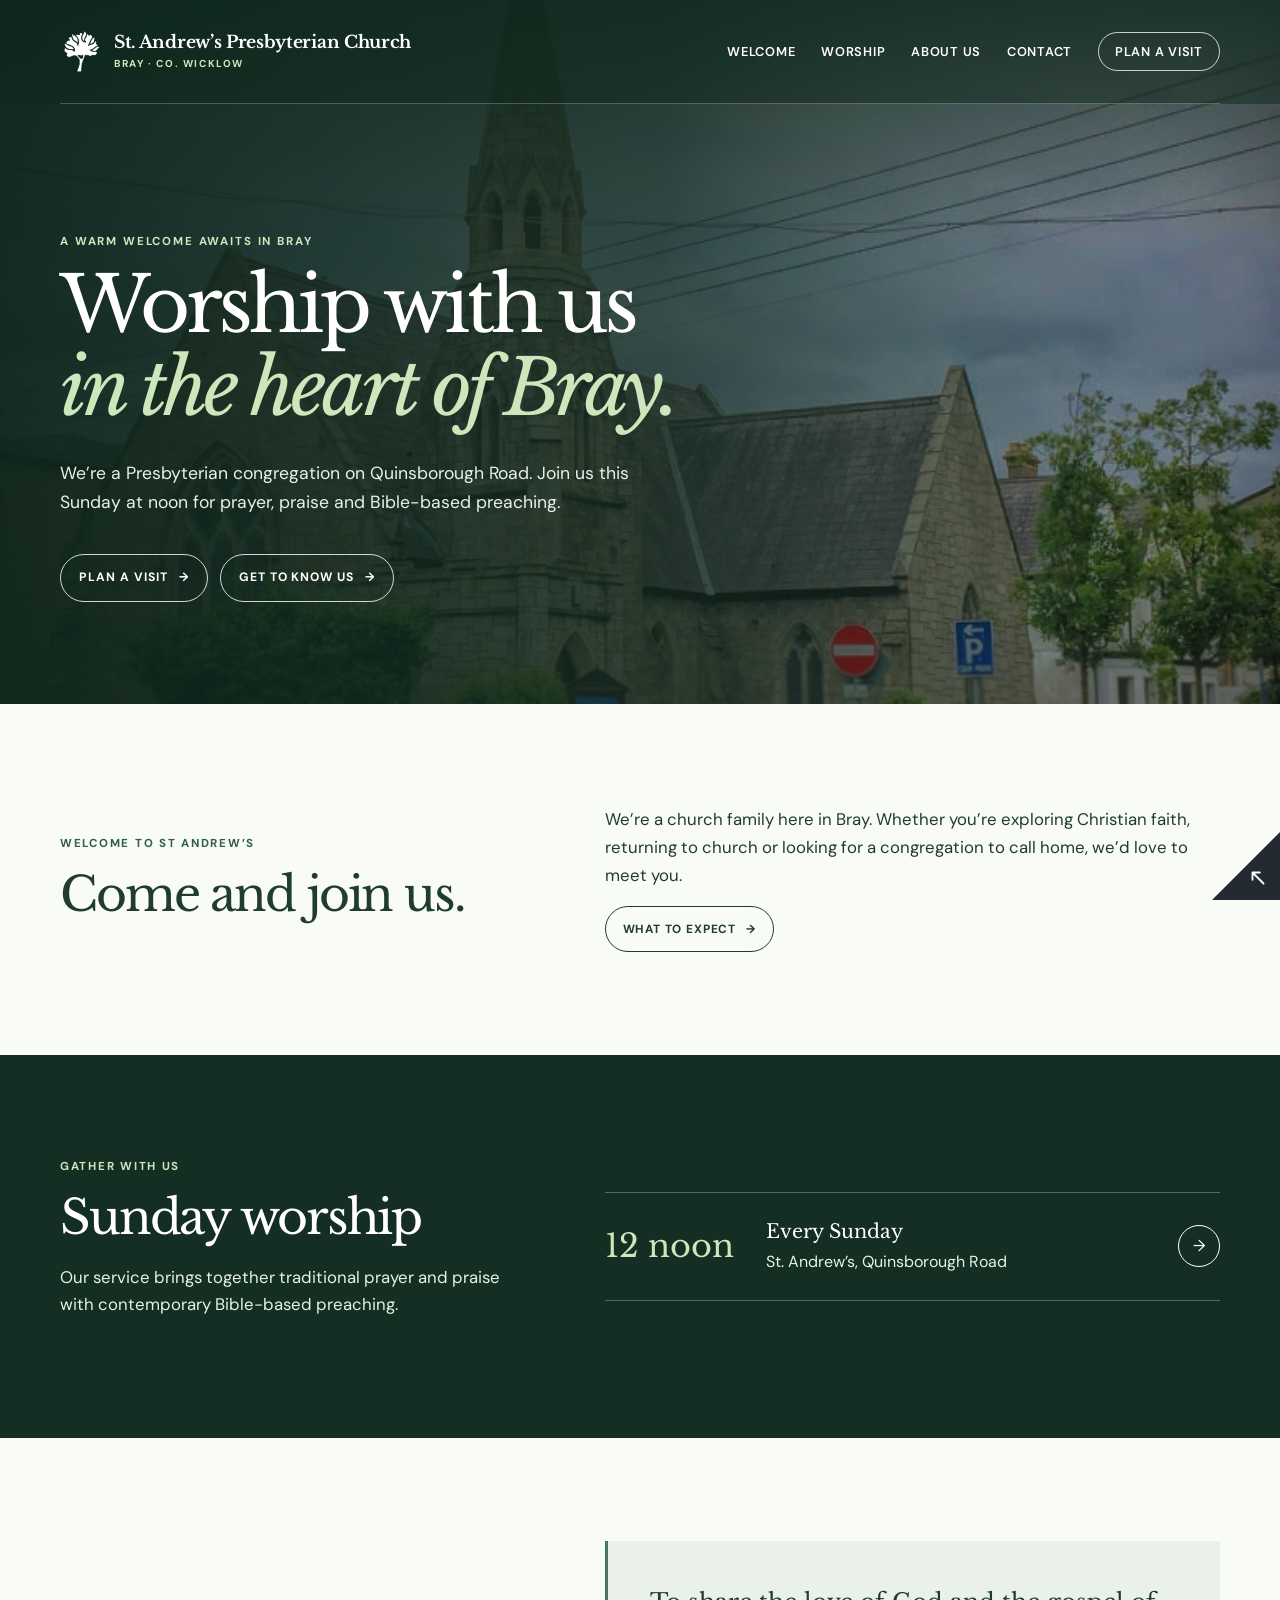
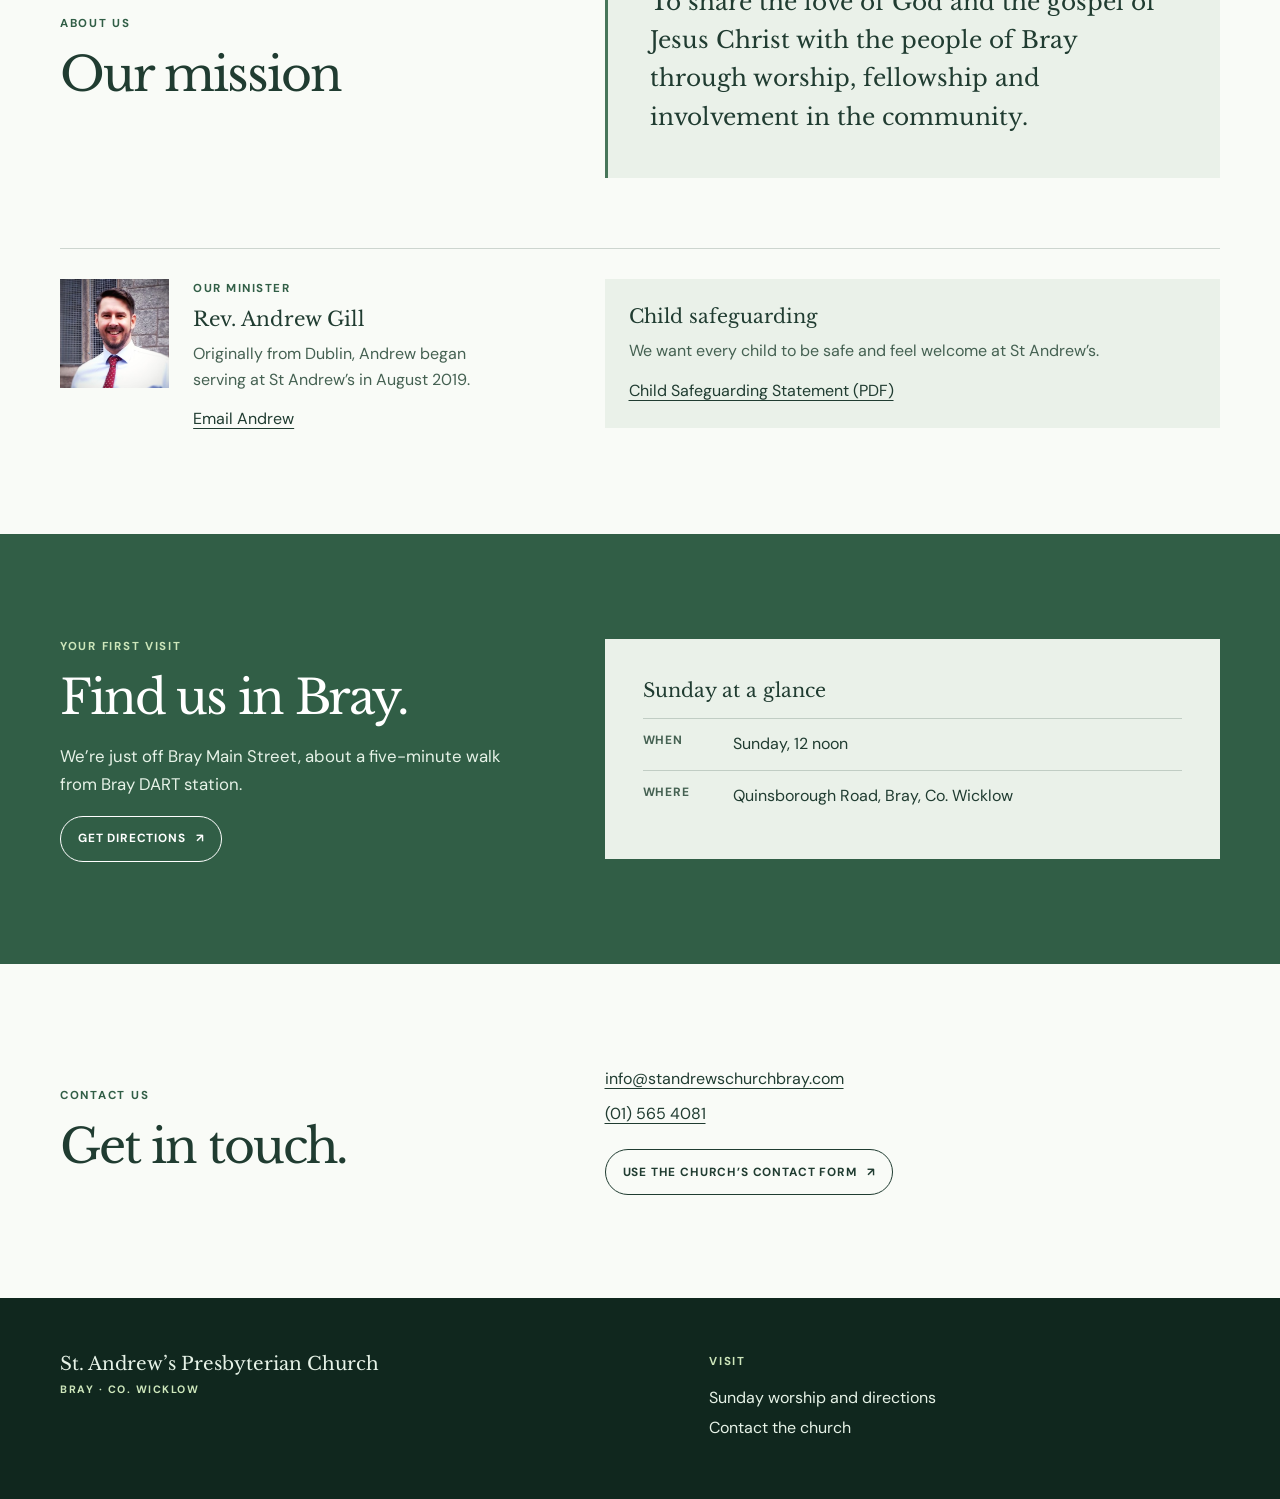
<file: standrewsbray/index.html>
<!doctype html>
<html lang="en" data-church-theme="bray">
  <head>
    <meta charset="utf-8">
    <meta name="viewport" content="width=device-width, initial-scale=1">
    <meta name="theme-color" content="#142e24">
    <meta name="description" content="St. Andrew’s Presbyterian Church, Bray. Join us for Sunday worship at noon on Quinsborough Road, County Wicklow.">
    <title>St. Andrew’s Presbyterian Church | Bray</title>
    <link rel="preconnect" href="https://fonts.googleapis.com">
    <link rel="preconnect" href="https://fonts.gstatic.com" crossorigin>
    <link href="https://fonts.googleapis.com/css2?family=DM+Sans:wght@400;500;600;700&amp;family=Libre+Baskerville:ital,wght@0,400;0,700;1,400&amp;display=swap" rel="stylesheet">
    <link rel="stylesheet" href="../public-assets/theme.css">
    <link rel="stylesheet" href="bray.css">
    <link rel="stylesheet" href="../public-assets/church-home.css">
  </head>
  <body>
    <a class="skip-link" href="#main">Skip to content</a>
    <header class="site-header">
      <div class="shell header-inner">
        <a class="brand" href="./" aria-label="St Andrew's Presbyterian Church home"><img class="brand-mark" src="../public-assets/st-andrews-tree-transparent-v2.png" alt=""><span class="brand-name">St. Andrew’s Presbyterian Church<small>Bray · Co. Wicklow</small></span></a>
        <button class="menu-button" type="button" aria-expanded="false" aria-controls="site-nav" hidden>Menu</button>
        <nav class="nav" id="site-nav" aria-label="Main navigation">
          <a href="#welcome">Welcome</a>
          <a href="#worship">Worship</a>
          <a href="#about">About us</a>
          <a href="#contact">Contact</a>
          <a href="#visit" class="nav-cta">Plan a visit</a>
        </nav>
      </div>
    </header>

    <main id="main">
      <section class="hero" aria-labelledby="hero-title">
        <img class="hero-photo" src="assets/church-exterior.jpg" width="782" height="622" alt="" fetchpriority="high">
        <div class="shell hero-content">
          <p class="eyebrow">A warm welcome awaits in Bray</p>
          <h1 id="hero-title">Worship with us<br><em>in the heart of Bray.</em></h1>
          <p class="hero-copy">We’re a Presbyterian congregation on Quinsborough Road. Join us this Sunday at noon for prayer, praise and Bible-based preaching.</p>
          <div class="hero-actions">
            <a class="hero-action" href="#visit">Plan a visit <span aria-hidden="true">→</span></a>
            <a class="hero-action" href="#about">Get to know us <span aria-hidden="true">→</span></a>
          </div>
        </div>
      </section>

      <section class="section" id="welcome" aria-labelledby="welcome-title">
        <div class="shell split">
          <div>
            <p class="eyebrow">Welcome to St Andrew’s</p>
            <h2 id="welcome-title">Come and join us.</h2>
          </div>
          <div class="section-copy">
            <p>We’re a church family here in Bray. Whether you’re exploring Christian faith, returning to church or looking for a congregation to call home, we’d love to meet you.</p>
            <a class="button" href="#worship">What to expect <span aria-hidden="true">→</span></a>
          </div>
        </div>
      </section>

      <section class="section worship dark" id="worship" aria-labelledby="worship-title">
        <div class="shell split">
          <div>
            <p class="eyebrow">Gather with us</p>
            <h2 id="worship-title">Sunday worship</h2>
            <p class="section-copy">Our service brings together traditional prayer and praise with contemporary Bible-based preaching.</p>
          </div>
          <div class="service-card">
            <p class="service-time"><time datetime="12:00">12 noon</time></p>
            <div><h3>Every Sunday</h3><p>St. Andrew’s, Quinsborough Road</p></div>
            <a class="round-arrow" href="#visit" aria-label="See Sunday service and directions">→</a>
          </div>
        </div>
      </section>

      <section class="section" id="about" aria-labelledby="about-title">
        <div class="shell">
          <div class="split mission">
            <div><p class="eyebrow">About us</p><h2 id="about-title">Our mission</h2></div>
            <blockquote>To share the love of God and the gospel of Jesus Christ with the people of Bray through worship, fellowship and involvement in the community.</blockquote>
          </div>
          <div class="split about-details">
            <article class="minister-profile" id="minister" aria-labelledby="minister-name">
              <img src="../public-assets/andrew-gill.jpg" width="480" height="373" alt="Portrait of Rev. Andrew Gill" loading="lazy">
              <div>
                <p class="minister-label">Our minister</p>
                <h3 id="minister-name">Rev. Andrew Gill</h3>
                <p class="minister-bio">Originally from Dublin, Andrew began serving at St Andrew’s in August 2019.</p>
                <a class="text-link" href="mailto:andrew@standrewschurchbray.com">Email Andrew</a>
              </div>
            </article>
            <aside class="safeguarding">
              <h3>Child safeguarding</h3>
              <p>We want every child to be safe and feel welcome at St Andrew’s.</p>
              <a class="text-link" href="https://standrewschurchbray.com/wp-content/uploads/2026/10/css_260515_bray.pdf">Child Safeguarding Statement (PDF)</a>
            </aside>
          </div>
        </div>
      </section>

      <section class="section visit dark" id="visit" aria-labelledby="visit-title">
        <div class="shell split">
          <div>
            <p class="eyebrow">Your first visit</p>
            <h2 id="visit-title">Find us in Bray.</h2>
            <p class="section-copy">We’re just off Bray Main Street, about a five-minute walk from Bray DART station.</p>
            <a class="button" href="https://www.google.com/maps/search/?api=1&amp;query=St.+Andrew%27s+Presbyterian+Church+Quinsborough+Road+Bray">Get directions <span aria-hidden="true">↗</span></a>
          </div>
          <aside class="visit-panel">
            <h3>Sunday at a glance</h3>
            <dl><div><dt>When</dt><dd>Sunday, 12 noon</dd></div><div><dt>Where</dt><dd>Quinsborough Road, Bray, Co. Wicklow</dd></div></dl>
          </aside>
        </div>
      </section>

      <section class="section contact" id="contact" aria-labelledby="contact-title">
        <div class="shell split">
          <div><p class="eyebrow">Contact us</p><h2 id="contact-title">Get in touch.</h2></div>
          <div>
            <address>
              <a class="text-link" href="mailto:info@standrewschurchbray.com">info@standrewschurchbray.com</a>
              <a class="text-link" href="tel:+35315654081">(01) 565 4081</a>
            </address>
            <a class="button" href="https://standrewschurchbray.com/contact/">Use the church’s contact form <span aria-hidden="true">↗</span></a>
          </div>
        </div>
      </section>
    </main>

    <footer>
      <div class="shell footer-grid">
        <p class="footer-brand">St. Andrew’s Presbyterian Church <small>Bray · Co. Wicklow</small></p>
        <div><p class="eyebrow">Visit</p><a href="#visit">Sunday worship and directions</a><a href="#contact">Contact the church</a></div>
      </div>
    </footer>
    <a class="portfolio-corner" href="../" aria-label="Back to portfolio" title="Back to portfolio">
      <svg width="22" height="22" viewBox="0 0 24 24" fill="none" stroke="currentColor" stroke-width="2" stroke-linecap="round" stroke-linejoin="round" aria-hidden="true"><path d="M18 18 6 6m0 8V6h8"/></svg>
    </a>
    <script src="../public-assets/church-navigation.js" defer></script>
  </body>
</html>
</file>
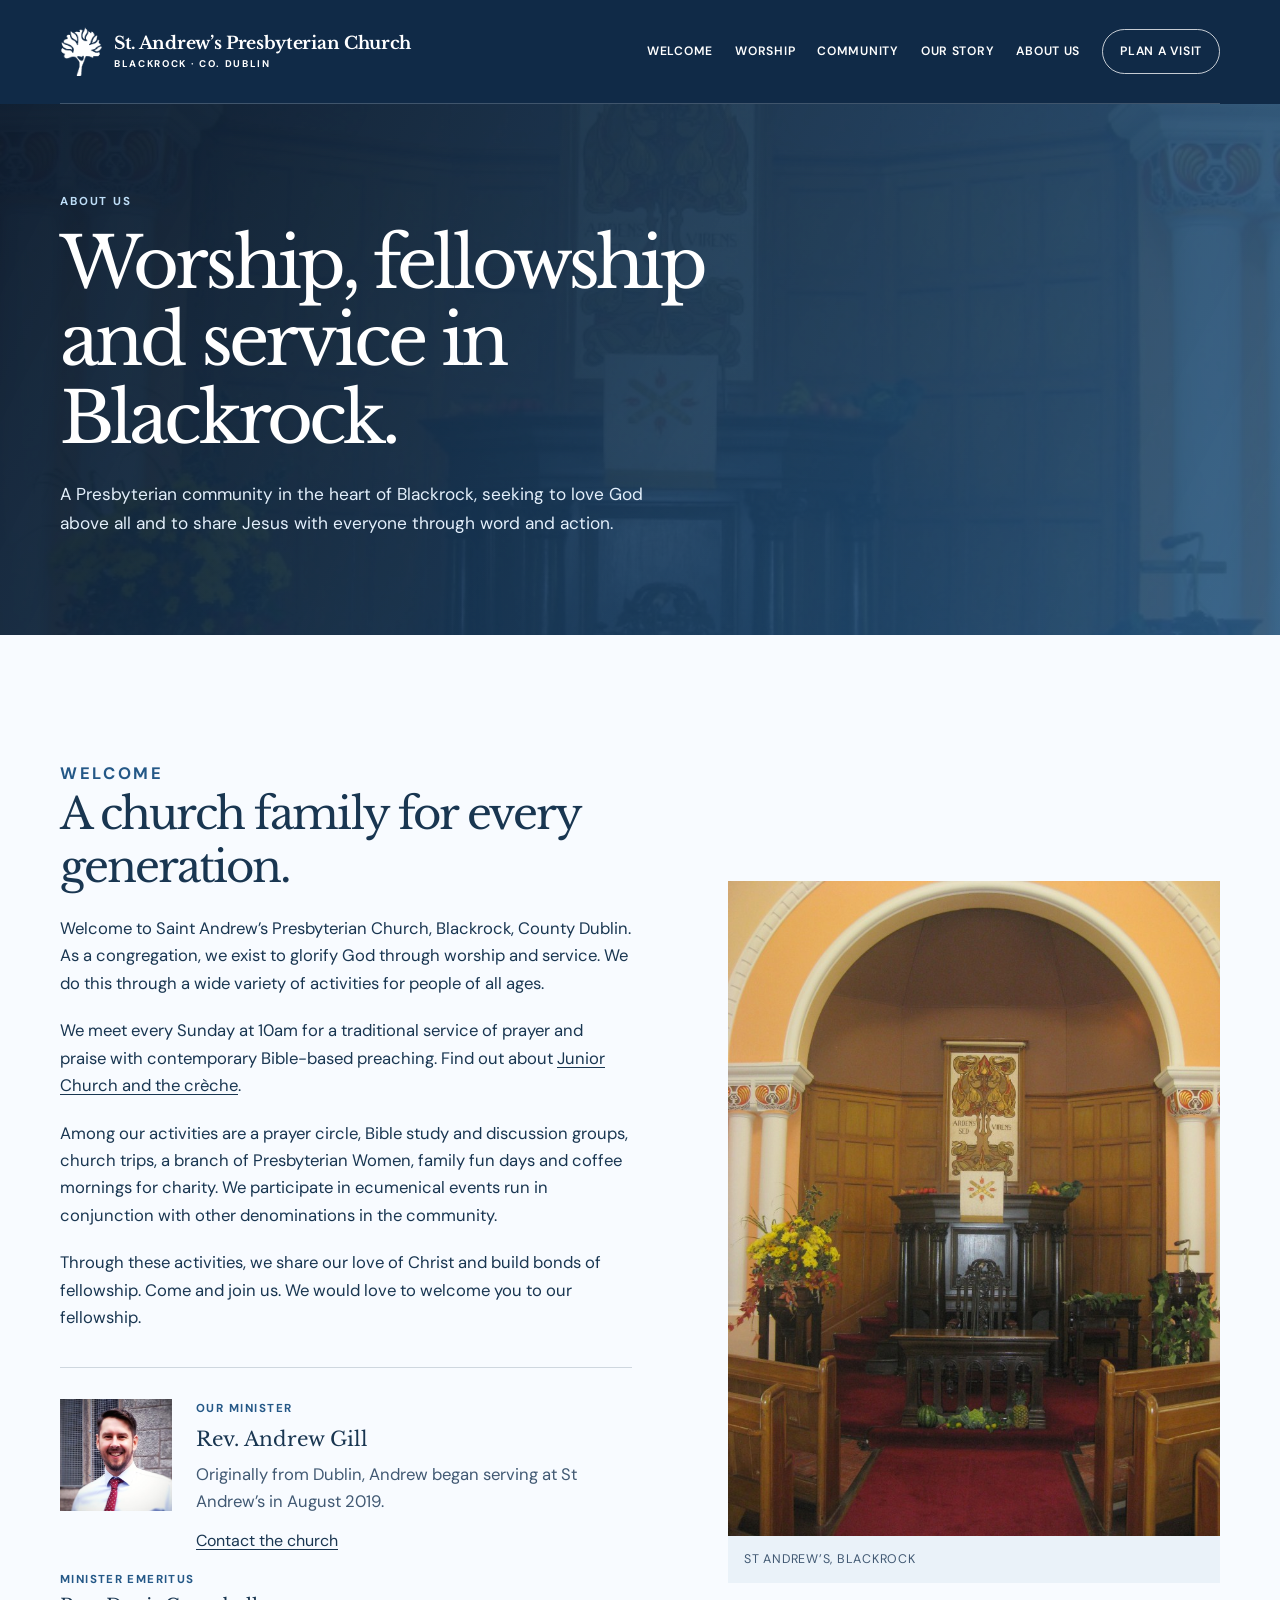
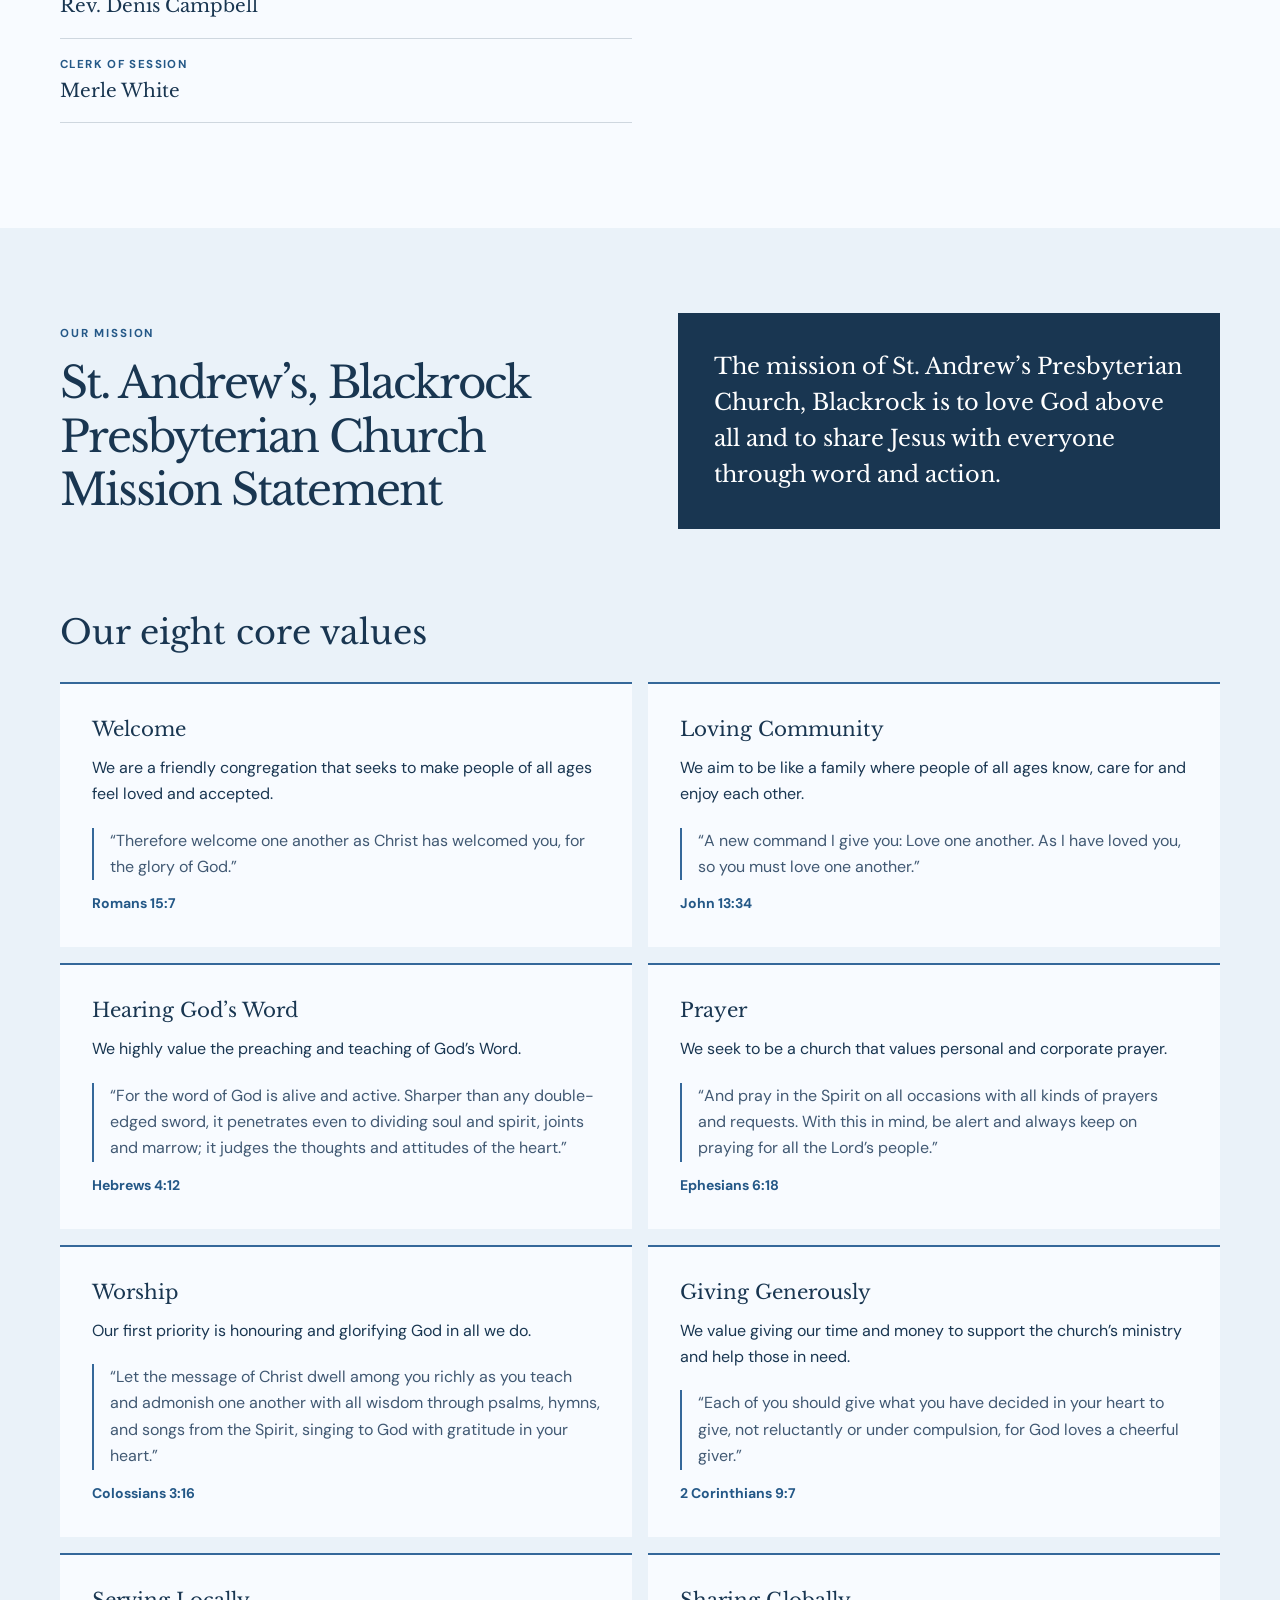
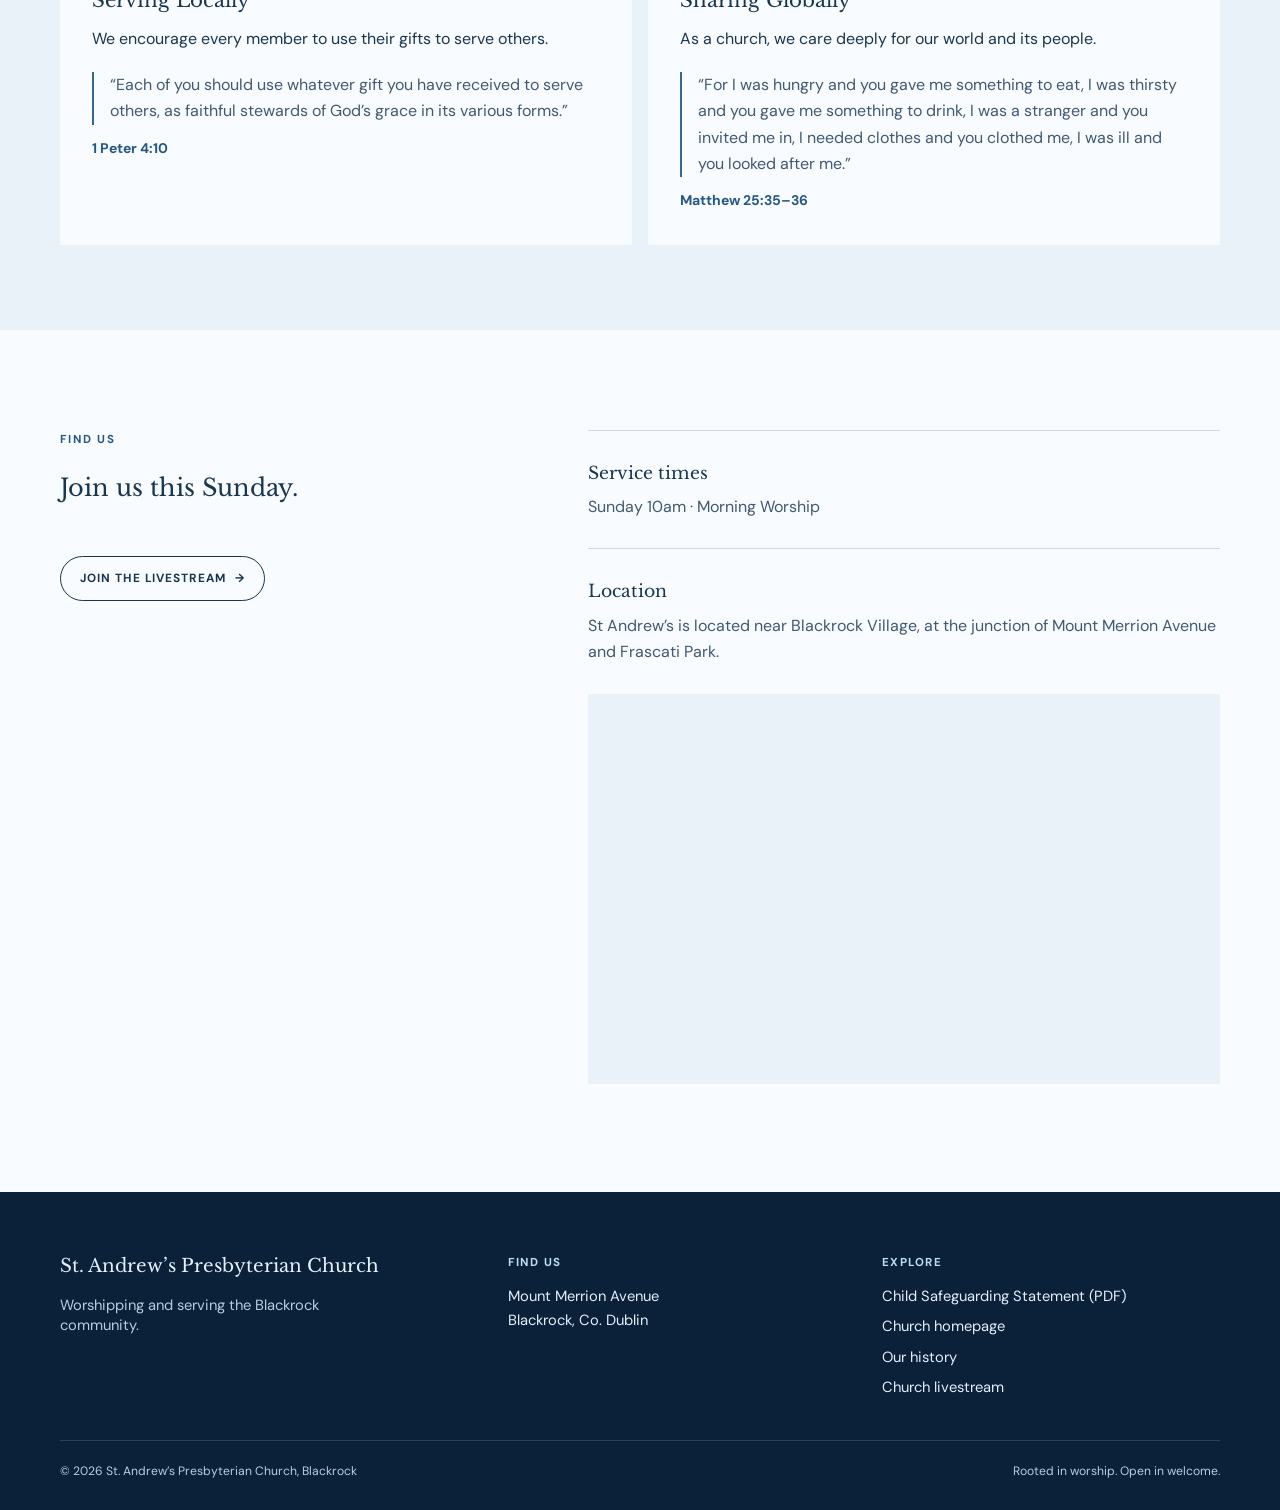
<file: standrewsblackrock/about/index.html>
<!doctype html>
<html lang="en">
  <head>
    <meta charset="UTF-8" />
    <meta name="viewport" content="width=device-width, initial-scale=1.0" />
    <meta name="description" content="Learn about St Andrew's Presbyterian Church, Blackrock." />
    <meta name="theme-color" content="#102a47" />
    <title>About Us | St. Andrew’s Presbyterian Church</title>
    <link rel="preconnect" href="https://fonts.googleapis.com" />
    <link rel="preconnect" href="https://fonts.gstatic.com" crossorigin />
    <link href="https://fonts.googleapis.com/css2?family=DM+Sans:wght@400;500;600;700&family=Libre+Baskerville:ital,wght@0,400;0,700;1,400&display=swap" rel="stylesheet" />
    <link rel="stylesheet" href="../../public-assets/theme.css" />
    <style>
      *{box-sizing:border-box}html{scroll-behavior:smooth}body{margin:0;background:var(--paper);color:var(--ink);font-family:"DM Sans",sans-serif;line-height:1.65}a{color:inherit;text-decoration:none}.shell{width:min(1160px,calc(100% - 48px));margin-inline:auto}.site-header{color:#fff;background:var(--navy)}.header-inner{min-height:104px;display:flex;align-items:center;justify-content:space-between;border-bottom:1px solid rgba(255,255,255,.2)}.brand{display:flex;align-items:center;gap:12px;width:430px;max-width:430px}.brand-mark{width:42px;height:54px;flex:none;object-fit:cover;border-radius:50%}.brand-name{font-family:"Libre Baskerville",serif;font-size:1.08rem;font-weight:700;letter-spacing:-.018em;line-height:1.2;white-space:nowrap}.brand-name small{display:block;margin-top:4px;font-family:"DM Sans",sans-serif;font-size:.61rem;letter-spacing:.17em;text-transform:uppercase}.nav{display:flex;gap:22px;align-items:center;font-size:.76rem;font-weight:600;letter-spacing:.06em;text-transform:uppercase}.nav a:hover{opacity:.7}.nav .nav-cta{padding:11px 17px;border:1px solid rgba(255,255,255,.76);border-radius:99px}.hero{padding:88px 0 98px;color:#fff;background:linear-gradient(118deg,rgba(var(--hero-rgb),.95),rgba(var(--blue-rgb),.86)),url('../../public-assets/about/church-exterior.jpg') center 43%/cover}.eyebrow{margin:0 0 14px;color:var(--sky);font-size:.72rem;font-weight:700;letter-spacing:.16em;text-transform:uppercase}h1,h2,h3{font-family:"Libre Baskerville",serif;font-weight:400}h1{max-width:720px;margin:0;font-size:clamp(2.5rem,5.5vw,5rem);letter-spacing:-.055em;line-height:1.1}.hero p:not(.eyebrow){max-width:620px;margin:23px 0 0;color:var(--on-navy);font-size:1.08rem}.welcome{display:grid;grid-template-columns:1fr .86fr;gap:96px;padding:105px 0}.welcome p{margin:20px 0 0;font-size:1.04rem}.welcome h2,.mission h2{margin:0;font-size:clamp(1.9rem,3.4vw,3.25rem);letter-spacing:-.045em;line-height:1.23}.leaders{padding:31px 0 0;margin:35px 0 0;border-top:1px solid var(--line)}.leader{padding:16px 0;border-bottom:1px solid var(--line)}.leader span{display:block;color:var(--blue);font-size:.72rem;font-weight:700;letter-spacing:.12em;text-transform:uppercase}.leader strong{display:block;margin-top:2px;font-family:"Libre Baskerville",serif;font-weight:400;font-size:1.16rem}.photo{margin:0;align-self:center;background:var(--surface)}.photo img{display:block;width:100%;aspect-ratio:3/4;object-fit:cover}.photo figcaption{padding:13px 16px;color:var(--muted);font-size:.78rem;letter-spacing:.06em;text-transform:uppercase}.mission{padding:85px 0;background:var(--surface)}.mission-grid{display:grid;grid-template-columns:1fr 1fr;gap:90px;align-items:center}.mission-statement{margin:0;padding:35px;color:#fff;background:var(--ink);font-family:"Libre Baskerville",serif;font-size:1.4rem;line-height:1.6}.visit{padding:100px 0}.visit-grid{display:grid;grid-template-columns:.83fr 1.17fr;gap:80px}.details{padding:28px 0;border-top:1px solid var(--line)}.details:last-child{border-bottom:1px solid var(--line)}.details h3{margin:0 0 7px;font-size:1.08rem}.details p{margin:0;color:var(--muted)}.map{width:100%;min-height:390px;border:0;background:var(--surface)}.button{display:inline-flex;align-items:center;gap:9px;min-height:45px;margin-top:28px;padding:0 19px;border:1px solid var(--ink);border-radius:99px;font-size:.74rem;font-weight:700;letter-spacing:.08em;text-transform:uppercase;transition:transform .2s,background .2s,color .2s}.button:hover{transform:translateY(-2px);color:#fff;background:var(--ink)}footer{color:var(--on-navy);background:var(--footer-bg)}.footer-grid{display:grid;grid-template-columns:1.1fr .9fr .9fr;gap:35px;padding:61px 0 35px}.footer-brand{font-family:"Libre Baskerville",serif;font-size:1.15rem;line-height:1.4}.footer-brand p{max-width:290px;margin:16px 0 0;color:var(--footer-muted);font-family:"DM Sans",sans-serif;font-size:.92rem}.footer-title{margin:0 0 12px;color:var(--sky);font-size:.72rem;font-weight:700;letter-spacing:.13em;text-transform:uppercase}footer a{display:block;width:max-content;max-width:100%;margin:6px 0;font-size:.92rem}footer a:hover{color:#fff}.footer-bottom{display:flex;justify-content:space-between;gap:20px;padding:20px 0 29px;border-top:1px solid rgba(255,255,255,.14);color:var(--footer-muted);font-size:.76rem}@media(max-width:820px){.shell{width:min(100% - 36px,620px)}.header-inner{min-height:82px}.brand{width:auto;max-width:260px}.brand-mark{width:35px;height:45px}.brand-name{font-size:.88rem;white-space:normal}.nav{display:none}.hero{padding:65px 0 75px}.welcome,.mission-grid,.visit-grid{grid-template-columns:1fr;gap:42px}.welcome,.visit{padding:70px 0}.mission{padding:70px 0}.photo{max-width:420px}.map{min-height:350px}.footer-grid{grid-template-columns:1fr 1fr}.footer-brand{grid-column:1/-1}.footer-bottom{flex-direction:column}}@media(max-width:440px){.footer-grid{grid-template-columns:1fr}}
      .text-link{text-decoration:underline;text-underline-offset:.18em}
      .mission .eyebrow{color:var(--blue)}
      .mission-grid{gap:clamp(28px,6vw,85px)}
      .mission-statement{padding:clamp(22px,4vw,36px);font-size:clamp(1.12rem,2.2vw,1.4rem)}
      .mission-values-title{font-size:clamp(1.5rem,3vw,2.1rem);margin:clamp(44px,7vw,76px) 0 22px}
      .mission-values{display:grid;grid-template-columns:repeat(2,minmax(0,1fr));gap:16px}
      .mission-value{padding:clamp(20px,3vw,32px);border-top:2px solid var(--blue-accent);background:var(--paper)}
      .mission-value h4{margin:0;font:400 1.24rem/1.35 "Libre Baskerville",serif}
      .mission-value p{margin:12px 0 0}
      .mission-value blockquote{margin:20px 0 0;padding-left:16px;border-left:2px solid var(--blue-accent);color:var(--muted)}
      .mission-value blockquote p{margin:0}
      .mission-value .verse-reference{margin:12px 0 0;color:var(--blue);font-size:.875rem;font-weight:700}
      @media(max-width:640px){.mission-values{grid-template-columns:1fr}}
    </style>
  </head>
  <body>
    <header class="site-header"><div class="shell header-inner"><a href="../" class="brand" aria-label="St Andrew's Presbyterian Church home"><img class="brand-mark" src="../../public-assets/st-andrews-tree-transparent-v2.png" alt="" /><span class="brand-name">St. Andrew’s Presbyterian Church<small>Blackrock · Co. Dublin</small></span></a><nav class="nav" aria-label="Main navigation"><a href="../#welcome">Welcome</a><a href="../#worship">Worship</a><a href="../#life">Community</a><a href="../history/">Our story</a><a href="./">About us</a><a href="../#visit" class="nav-cta">Plan a visit</a></nav></div></header>
    <main>
      <section class="hero"><div class="shell"><p class="eyebrow">About us</p><h1>Worship, fellowship and service in Blackrock.</h1><p>A Presbyterian community in the heart of Blackrock, seeking to love God above all and to share Jesus with everyone through word and action.</p></div></section>
      <section class="shell welcome"><div><p class="eyebrow" style="color:var(--blue)">Welcome</p><h2>A church family for every generation.</h2><p>Welcome to Saint Andrew’s Presbyterian Church, Blackrock, County Dublin. As a congregation, we exist to glorify God through worship and service. We do this through a wide variety of activities for people of all ages.</p><p>We meet every Sunday at 10am for a traditional service of prayer and praise with contemporary Bible-based preaching. Find out about <a class="text-link" href="../#children">Junior Church and the crèche</a>.</p><p>Among our activities are a prayer circle, Bible study and discussion groups, church trips, a branch of Presbyterian Women, family fun days and coffee mornings for charity. We participate in ecumenical events run in conjunction with other denominations in the community.</p><p>Through these activities, we share our love of Christ and build bonds of fellowship. Come and join us. We would love to welcome you to our fellowship.</p><div class="leaders">
            <article class="minister-profile" id="minister" aria-labelledby="minister-name">
              <img src="../../public-assets/andrew-gill.jpg" width="480" height="373" alt="Portrait of Rev. Andrew Gill" loading="lazy">
              <div>
                <p class="minister-label">Our minister</p>
                <h3 id="minister-name">Rev. Andrew Gill</h3>
                <p class="minister-bio">Originally from Dublin, Andrew began serving at St Andrew’s in August 2019.</p>
                <a class="text-link" href="https://standrewschurchblackrock.ie/contact-us/">Contact the church</a>
              </div>
            </article>
            <div class="leader"><span>Minister Emeritus</span><strong>Rev. Denis Campbell</strong></div><div class="leader"><span>Clerk of Session</span><strong>Merle White</strong></div></div></div><figure class="photo"><img src="../../public-assets/about/church-exterior.jpg" alt="Pulpit inside St Andrew's Presbyterian Church, Blackrock" /><figcaption>St Andrew’s, Blackrock</figcaption></figure></section>
      <section class="mission" id="mission" aria-labelledby="mission-title">
        <div class="shell">
          <div class="mission-grid">
            <div>
              <p class="eyebrow">Our mission</p>
              <h2 id="mission-title">St. Andrew’s, Blackrock Presbyterian Church Mission Statement</h2>
            </div>
            <p class="mission-statement">The mission of St. Andrew’s Presbyterian Church, Blackrock is to love God above all and to share Jesus with everyone through word and action.</p>
          </div>
          <h3 class="mission-values-title" id="mission-values-title">Our eight core values</h3>
          <div class="mission-values" aria-labelledby="mission-values-title">
            <article class="mission-value">
              <h4>Welcome</h4>
              <p>We are a friendly congregation that seeks to make people of all ages feel loved and accepted.</p>
              <blockquote>
                <p>“Therefore welcome one another as Christ has welcomed you, for the glory of God.”</p>
              </blockquote>
              <p class="verse-reference">Romans 15:7</p>
            </article>
            <article class="mission-value">
              <h4>Loving Community</h4>
              <p>We aim to be like a family where people of all ages know, care for and enjoy each other.</p>
              <blockquote>
                <p>“A new command I give you: Love one another. As I have loved you, so you must love one another.”</p>
              </blockquote>
              <p class="verse-reference">John 13:34</p>
            </article>
            <article class="mission-value">
              <h4>Hearing God’s Word</h4>
              <p>We highly value the preaching and teaching of God’s Word.</p>
              <blockquote>
                <p>“For the word of God is alive and active. Sharper than any double-edged sword, it penetrates even to dividing soul and spirit, joints and marrow; it judges the thoughts and attitudes of the heart.”</p>
              </blockquote>
              <p class="verse-reference">Hebrews 4:12</p>
            </article>
            <article class="mission-value">
              <h4>Prayer</h4>
              <p>We seek to be a church that values personal and corporate prayer.</p>
              <blockquote>
                <p>“And pray in the Spirit on all occasions with all kinds of prayers and requests. With this in mind, be alert and always keep on praying for all the Lord’s people.”</p>
              </blockquote>
              <p class="verse-reference">Ephesians 6:18</p>
            </article>
            <article class="mission-value">
              <h4>Worship</h4>
              <p>Our first priority is honouring and glorifying God in all we do.</p>
              <blockquote>
                <p>“Let the message of Christ dwell among you richly as you teach and admonish one another with all wisdom through psalms, hymns, and songs from the Spirit, singing to God with gratitude in your heart.”</p>
              </blockquote>
              <p class="verse-reference">Colossians 3:16</p>
            </article>
            <article class="mission-value">
              <h4>Giving Generously</h4>
              <p>We value giving our time and money to support the church’s ministry and help those in need.</p>
              <blockquote>
                <p>“Each of you should give what you have decided in your heart to give, not reluctantly or under compulsion, for God loves a cheerful giver.”</p>
              </blockquote>
              <p class="verse-reference">2 Corinthians 9:7</p>
            </article>
            <article class="mission-value">
              <h4>Serving Locally</h4>
              <p>We encourage every member to use their gifts to serve others.</p>
              <blockquote>
                <p>“Each of you should use whatever gift you have received to serve others, as faithful stewards of God’s grace in its various forms.”</p>
              </blockquote>
              <p class="verse-reference">1 Peter 4:10</p>
            </article>
            <article class="mission-value">
              <h4>Sharing Globally</h4>
              <p>As a church, we care deeply for our world and its people.</p>
              <blockquote>
                <p>“For I was hungry and you gave me something to eat, I was thirsty and you gave me something to drink, I was a stranger and you invited me in, I needed clothes and you clothed me, I was ill and you looked after me.”</p>
              </blockquote>
              <p class="verse-reference">Matthew 25:35–36</p>
            </article>
          </div>
        </div>
      </section>
      <section class="shell visit" id="visit"><div class="visit-grid"><div><p class="eyebrow" style="color:var(--blue)">Find us</p><h2>Join us this Sunday.</h2><a class="button" href="../livestream/">Join the livestream <span>→</span></a></div><div><div class="details"><h3>Service times</h3><p>Sunday 10am · Morning Worship</p></div><div class="details"><h3>Location</h3><p>St Andrew’s is located near Blackrock Village, at the junction of Mount Merrion Avenue and Frascati Park.</p></div><iframe class="map" title="Map showing St Andrew's Presbyterian Church, Blackrock" loading="lazy" src="https://www.google.com/maps/embed?pb=!1m18!1m12!1m3!1d2384.330722301854!2d-6.186640384700168!3d53.301523085769574!2m3!1f0!2f0!3f0!3m2!1i1024!2i768!4f13.1!3m3!1m2!1s0x486708dc12721f7f%3A0x37ea2b3133a41fe8!2sSt.%20Andrew%27s%2C%20Blackrock!5e0!3m2!1sen!2sie!4v1572197976026!5m2!1sen!2sie"></iframe></div></div></section>
    </main>
    <footer><div class="shell footer-grid"><div class="footer-brand">St. Andrew’s Presbyterian Church<p>Worshipping and serving the Blackrock community.</p></div><div><p class="footer-title">Find us</p><a href="https://maps.google.com/?q=St+Andrews+Presbyterian+Church+Mount+Merrion+Avenue+Blackrock" target="_blank" rel="noreferrer">Mount Merrion Avenue<br>Blackrock, Co. Dublin</a></div><div><p class="footer-title">Explore</p><a href="../../public-assets/child-safeguarding-statement.pdf">Child Safeguarding Statement (PDF)</a><a href="../">Church homepage</a><a href="../history/">Our history</a><a href="../livestream/">Church livestream</a></div></div><div class="shell footer-bottom"><span>© <span id="year"></span> St. Andrew’s Presbyterian Church, Blackrock</span><span>Rooted in worship. Open in welcome.</span></div></footer><script>document.getElementById('year').textContent=new Date().getFullYear();</script>
  </body>
</html>
</file>
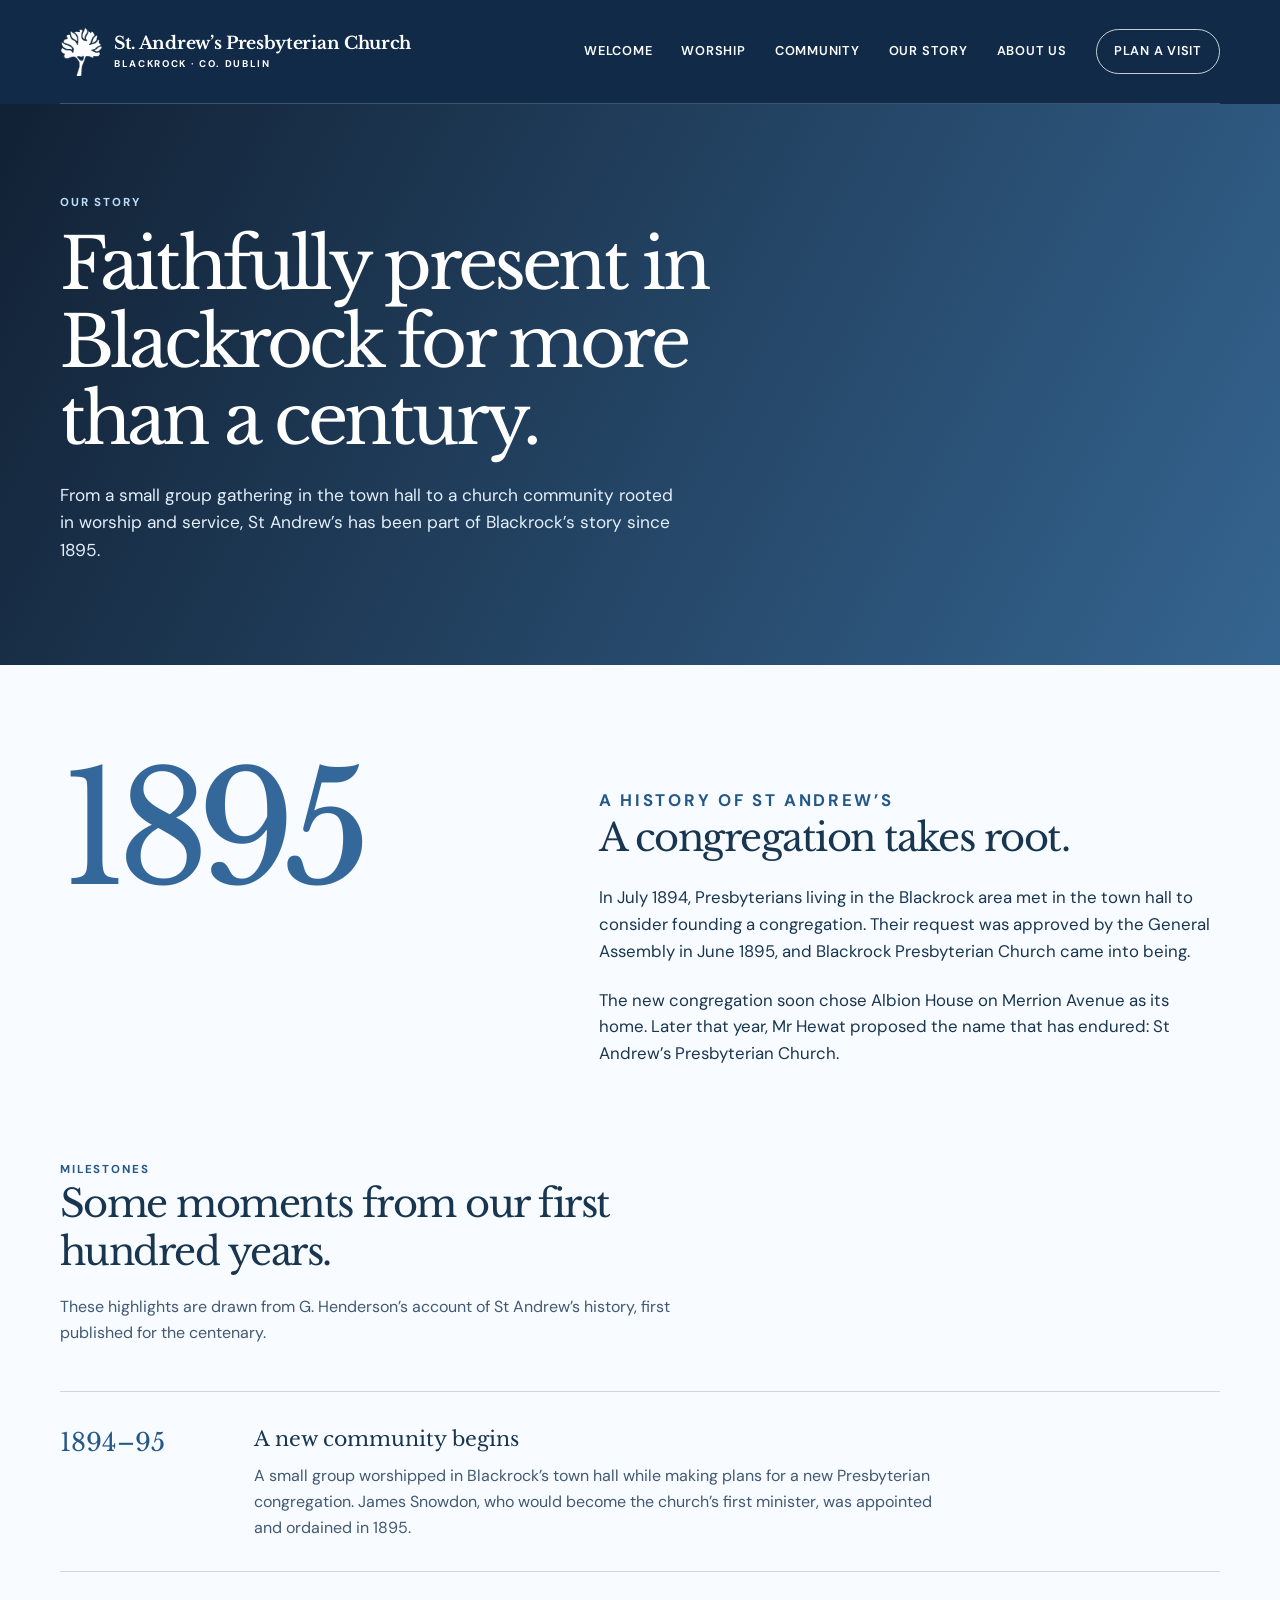
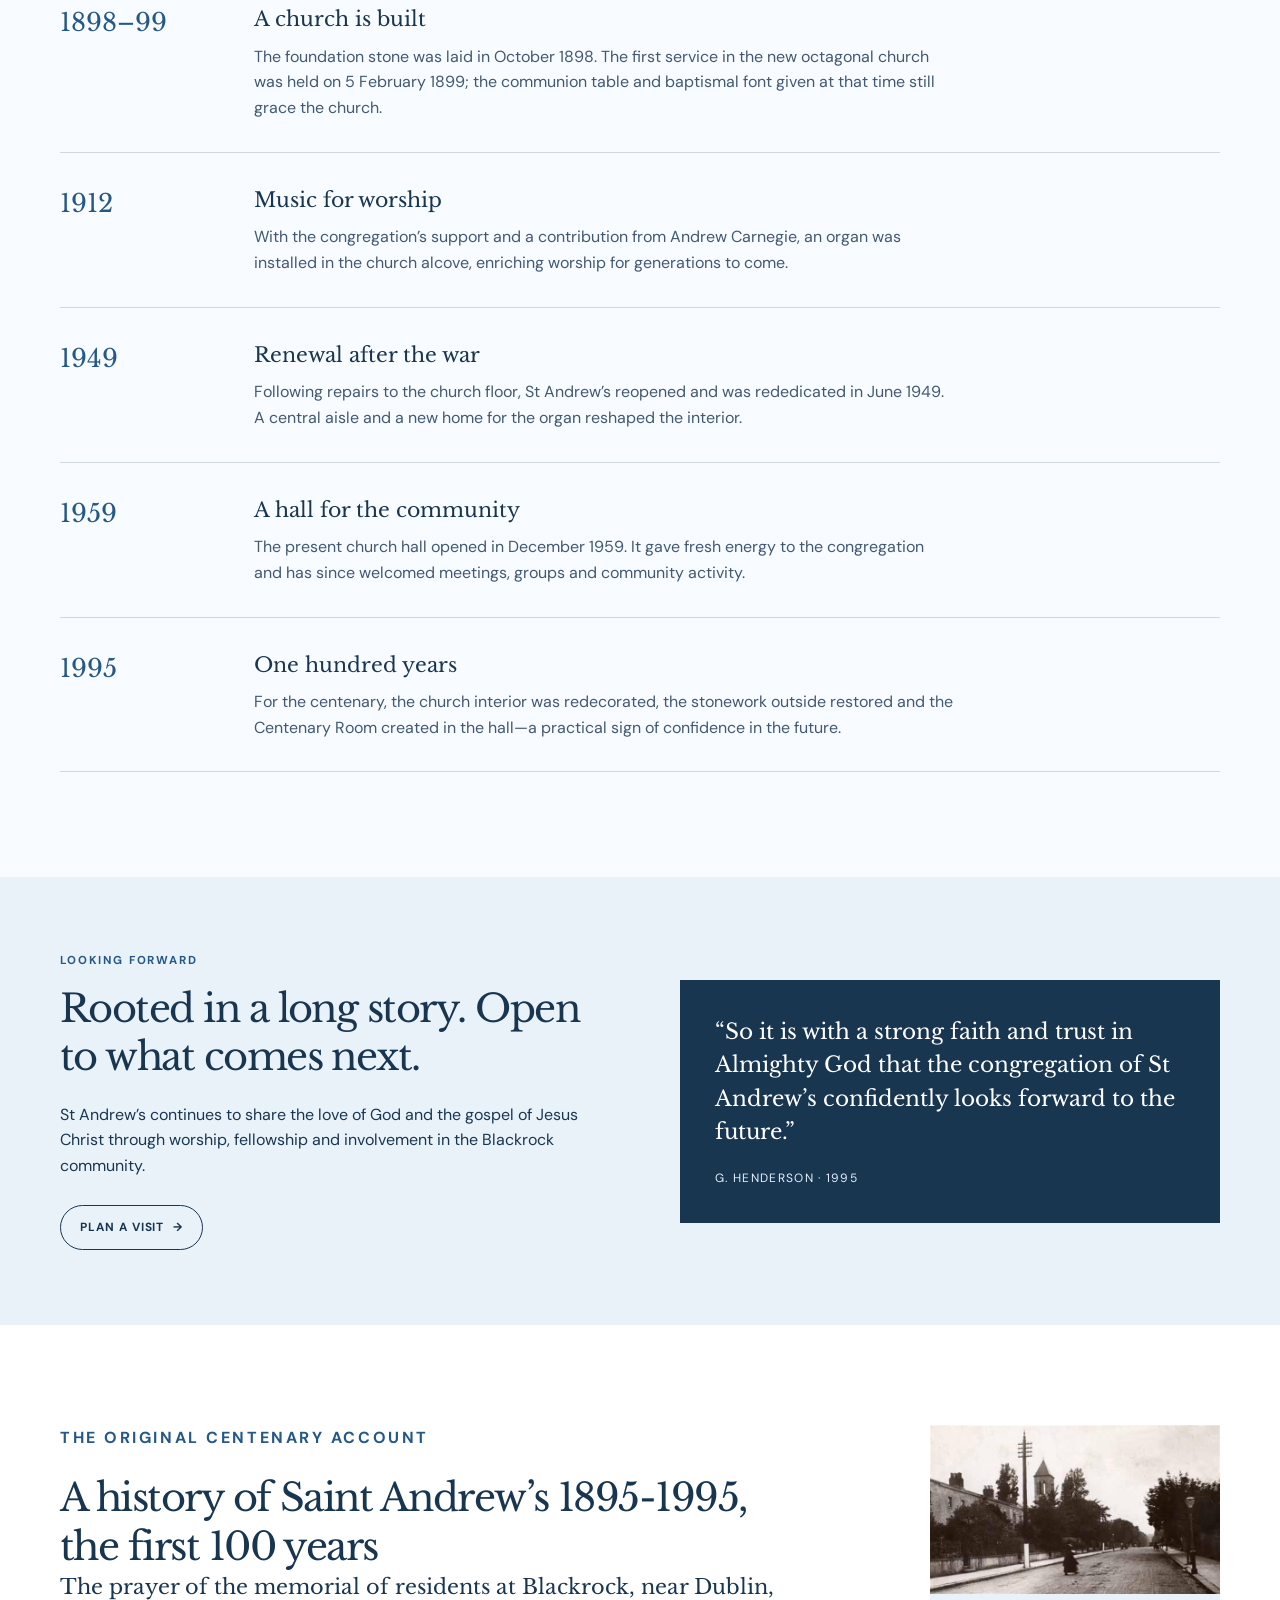
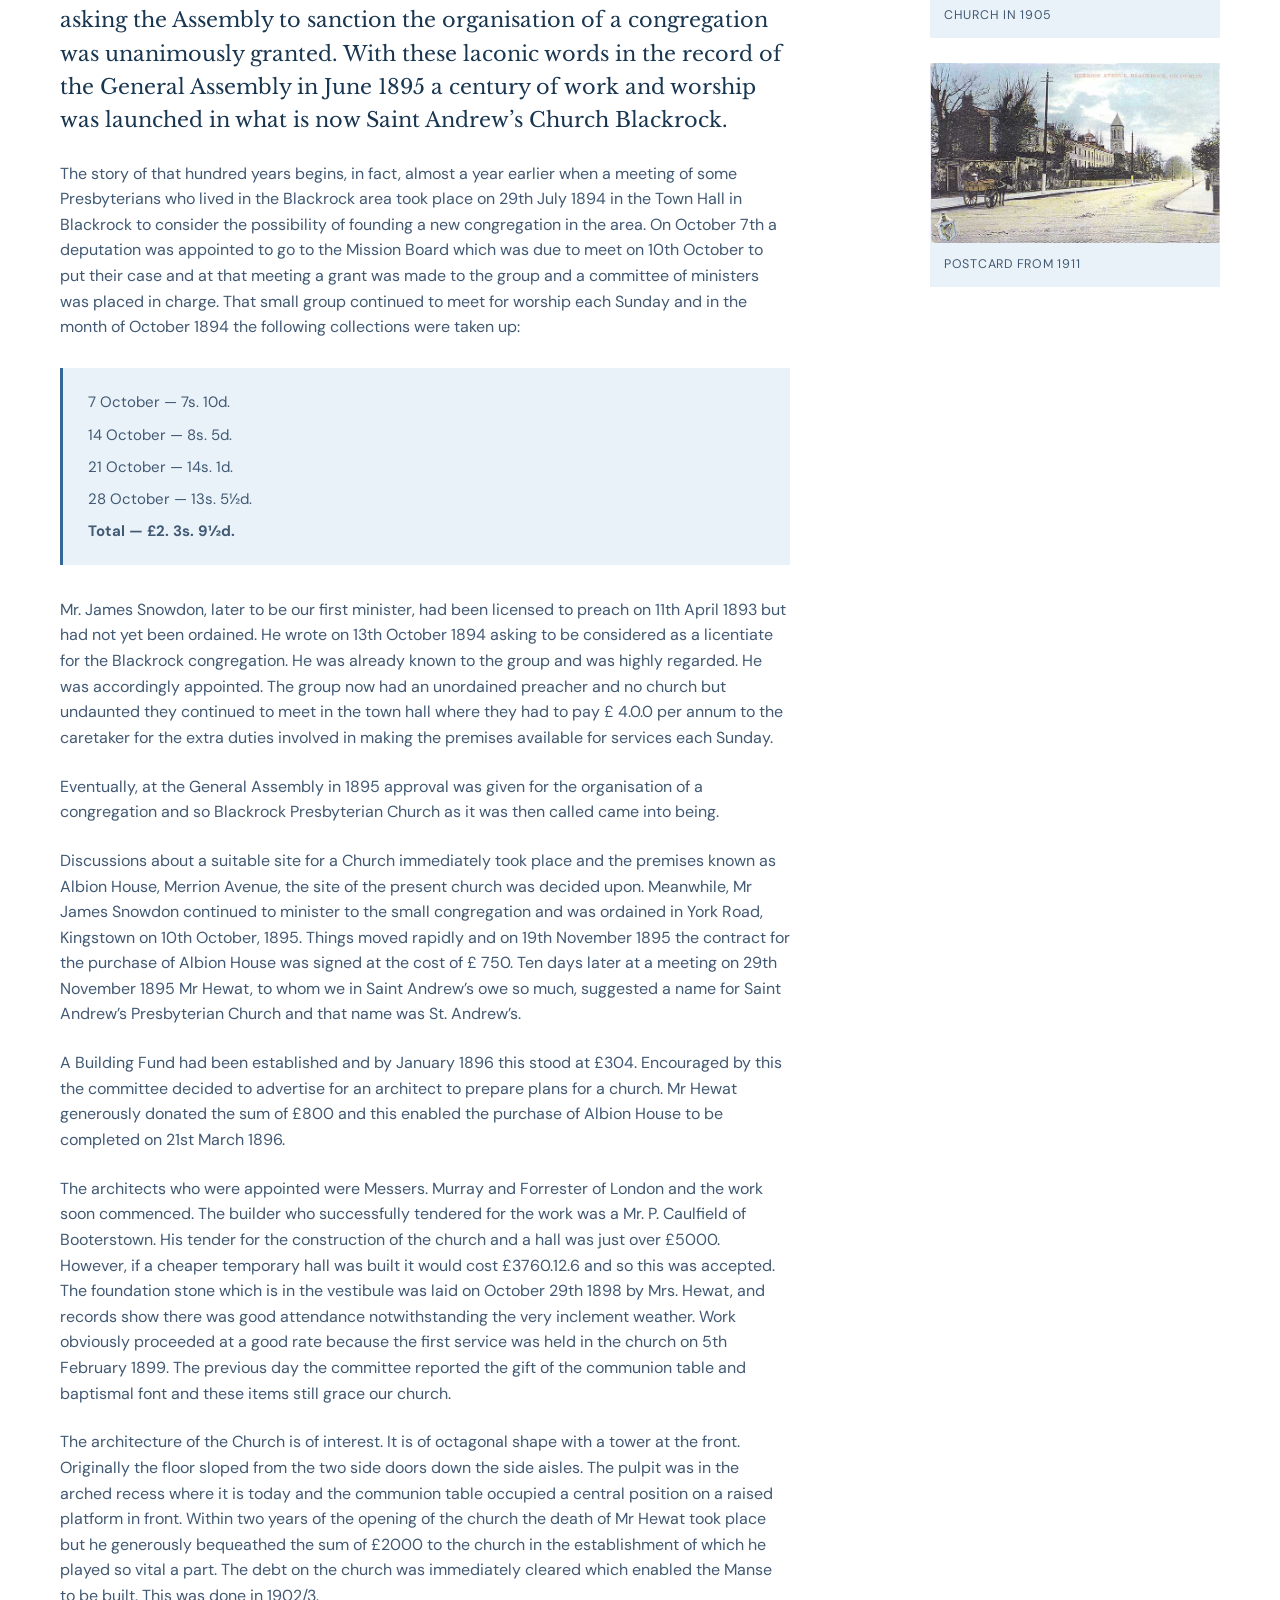
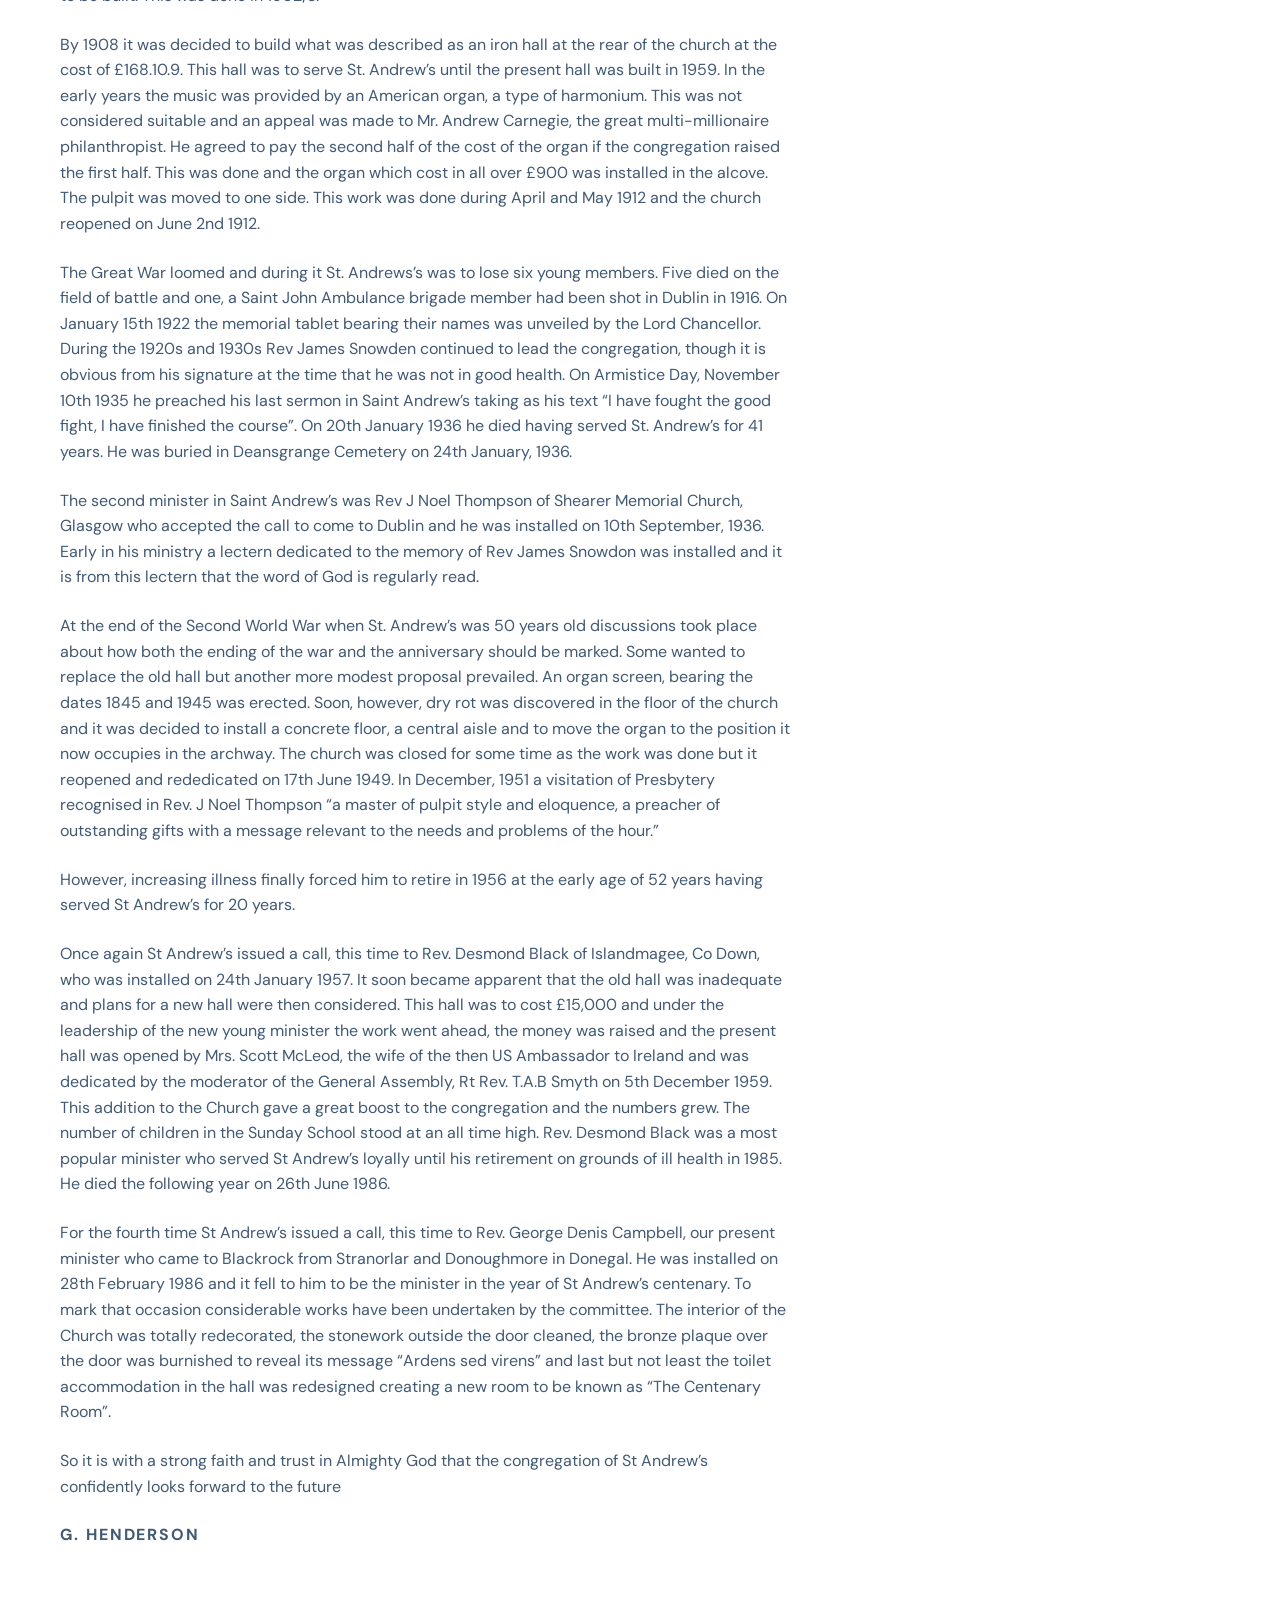
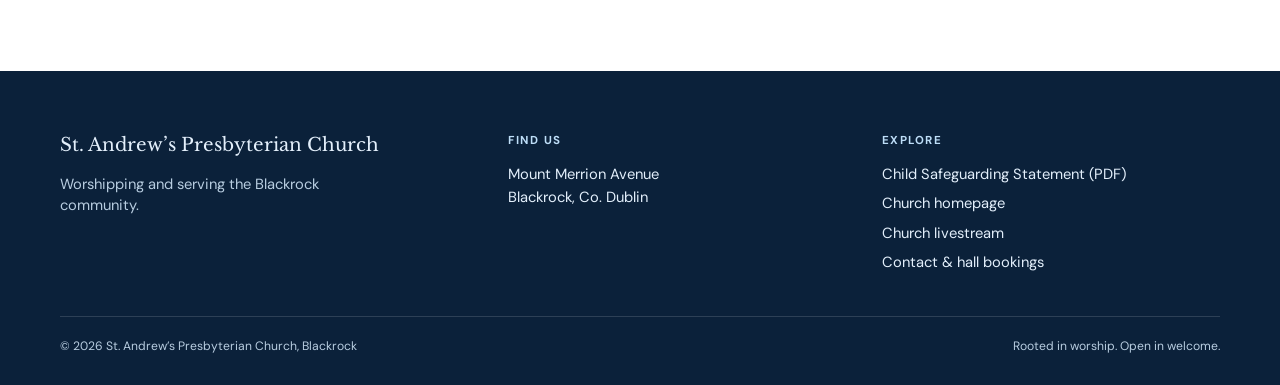
<file: standrewsblackrock/history/index.html>
<!doctype html>
<html lang="en">
  <head>
    <meta charset="UTF-8" />
    <meta name="viewport" content="width=device-width, initial-scale=1.0" />
    <meta name="description" content="Discover the history of St Andrew's Presbyterian Church, Blackrock." />
    <meta name="theme-color" content="#102a47" />
    <title>Our History | St. Andrew’s Presbyterian Church</title>
    <link rel="preconnect" href="https://fonts.googleapis.com" />
    <link rel="preconnect" href="https://fonts.gstatic.com" crossorigin />
    <link href="https://fonts.googleapis.com/css2?family=DM+Sans:wght@400;500;600;700&family=Libre+Baskerville:ital,wght@0,400;0,700;1,400&display=swap" rel="stylesheet" />
    <link rel="stylesheet" href="../../public-assets/theme.css" />
    <style>
      *{box-sizing:border-box}body{margin:0;background:var(--paper);color:var(--ink);font-family:"DM Sans",sans-serif;line-height:1.6}a{color:inherit;text-decoration:none}.shell{width:min(1160px,calc(100% - 48px));margin-inline:auto}.site-header{color:#fff;background:var(--navy)}.header-inner{min-height:104px;display:flex;align-items:center;justify-content:space-between;border-bottom:1px solid rgba(255,255,255,.2)}.brand{display:flex;align-items:center;gap:12px;width:430px;max-width:430px}.brand-mark{width:42px;height:54px;flex:none;object-fit:cover;border-radius:50%}.brand-name{font-family:"Libre Baskerville",serif;font-size:1.08rem;font-weight:700;letter-spacing:-.018em;line-height:1.2;white-space:nowrap}.brand-name small{display:block;margin-top:4px;font-family:"DM Sans",sans-serif;font-size:.61rem;letter-spacing:.17em;text-transform:uppercase}.nav{display:flex;gap:29px;align-items:center;font-size:.8rem;font-weight:600;letter-spacing:.06em;text-transform:uppercase}.nav a:hover{opacity:.7}.nav .nav-cta{padding:11px 17px;border:1px solid rgba(255,255,255,.76);border-radius:99px}.hero{padding:90px 0 100px;color:#fff;background:linear-gradient(118deg,rgba(var(--hero-rgb),.96),rgba(var(--blue-rgb),.92)),url('https://standrewschurchblackrock.ie/wp-content/uploads/2019/12/cropped-img_5963-2.jpg?w=1600') center/cover}.eyebrow{margin:0 0 14px;color:var(--sky);font-size:.72rem;font-weight:700;letter-spacing:.16em;text-transform:uppercase}h1,h2,h3{font-family:"Libre Baskerville",serif;font-weight:400}h1{max-width:720px;margin:0;font-size:clamp(2.5rem,5.5vw,5rem);letter-spacing:-.055em;line-height:1.1}.hero p:not(.eyebrow){max-width:620px;margin:23px 0 0;color:var(--on-navy);font-size:1.08rem}.intro{display:grid;grid-template-columns:.85fr 1.15fr;gap:80px;padding:100px 0 76px}.century{color:var(--blue-accent);font-family:"Libre Baskerville",serif;font-size:clamp(5rem,12vw,10rem);letter-spacing:-.08em;line-height:.85}h2{margin:0;font-size:clamp(1.8rem,3vw,3rem);letter-spacing:-.04em;line-height:1.26}.intro p{margin:22px 0 0;font-size:1.05rem}.timeline{padding:0 0 105px}.timeline-heading{max-width:620px;margin-bottom:45px}.timeline-heading p{margin:18px 0 0;color:var(--muted)}.milestone{display:grid;grid-template-columns:150px 1fr;gap:44px;padding:31px 0;border-top:1px solid var(--line)}.milestone:last-child{border-bottom:1px solid var(--line)}.milestone time{color:var(--blue);font-family:"Libre Baskerville",serif;font-size:1.55rem}.milestone h3{margin:0 0 8px;font-size:1.28rem}.milestone p{max-width:700px;margin:0;color:var(--muted)}.closing{padding:75px 0;background:var(--surface)}.closing-inner{display:grid;grid-template-columns:1fr 1fr;gap:80px;align-items:center}.quote{padding:35px;color:#fff;background:var(--ink)}.quote p{margin:0;font-family:"Libre Baskerville",serif;font-size:1.35rem;line-height:1.55}.quote cite{display:block;margin-top:20px;color:var(--on-navy);font-size:.75rem;font-style:normal;letter-spacing:.11em;text-transform:uppercase}.button{display:inline-flex;align-items:center;gap:9px;min-height:45px;padding:0 19px;border:1px solid var(--ink);border-radius:99px;font-size:.74rem;font-weight:700;letter-spacing:.08em;text-transform:uppercase;transition:transform .2s,background .2s,color .2s}.button:hover{transform:translateY(-2px);color:#fff;background:var(--ink)}footer{color:var(--on-navy);background:var(--footer-bg)}.footer-grid{display:grid;grid-template-columns:1.1fr .9fr .9fr;gap:35px;padding:61px 0 35px}.footer-brand{font-family:"Libre Baskerville",serif;font-size:1.15rem;line-height:1.4}.footer-brand p{max-width:290px;margin:16px 0 0;color:var(--footer-muted);font-family:"DM Sans",sans-serif;font-size:.92rem}.footer-title{margin:0 0 12px;color:var(--sky);font-size:.72rem;font-weight:700;letter-spacing:.13em;text-transform:uppercase}footer a{display:block;width:max-content;max-width:100%;margin:6px 0;font-size:.92rem}footer a:hover{color:#fff}.footer-bottom{display:flex;justify-content:space-between;gap:20px;padding:20px 0 29px;border-top:1px solid rgba(255,255,255,.14);color:var(--footer-muted);font-size:.76rem}@media(max-width:820px){.shell{width:min(100% - 36px,620px)}.header-inner{min-height:82px}.brand{width:auto;max-width:260px}.brand-mark{width:35px;height:45px}.brand-name{font-size:.88rem;white-space:normal}.nav{display:none}.hero{padding:65px 0 75px}.intro,.closing-inner{grid-template-columns:1fr;gap:40px}.intro{padding:70px 0 55px}.timeline{padding-bottom:75px}.milestone{grid-template-columns:1fr;gap:5px;padding:25px 0}.footer-grid{grid-template-columns:1fr 1fr}.footer-brand{grid-column:1/-1}.footer-bottom{flex-direction:column}}@media(max-width:440px){.footer-grid{grid-template-columns:1fr}}
    </style>
    <style>
      .full-history{padding:100px 0;background:#fff}.history-layout{display:grid;grid-template-columns:minmax(0,1fr) 290px;gap:80px;align-items:start}.history-copy{max-width:730px}.history-copy>p{margin:0 0 1.45rem;color:var(--muted);font-size:1rem}.history-copy .opening{color:var(--ink);font-family:"Libre Baskerville",serif;font-size:1.3rem;line-height:1.6}.collection{margin:1.8rem 0 2rem;padding:22px 25px;border-left:3px solid var(--blue-accent);background:var(--surface);color:var(--muted);font-size:.94rem}.collection p{margin:0 0 8px}.collection p:last-child{margin-bottom:0}.archive{position:sticky;top:30px}.archive figure{margin:0 0 25px;background:var(--surface)}.archive img{display:block;width:100%;height:auto}.archive figcaption{padding:12px 14px;color:var(--muted);font-size:.78rem;letter-spacing:.06em;text-transform:uppercase}.history-byline{margin-top:38px;color:var(--blue);font-size:.78rem;font-weight:700;letter-spacing:.12em;text-transform:uppercase}@media(max-width:820px){.full-history{padding:70px 0}.history-layout{grid-template-columns:1fr;gap:35px}.archive{position:static;display:grid;grid-template-columns:1fr 1fr;gap:18px}.archive figure{margin:0}}@media(max-width:520px){.archive{grid-template-columns:1fr}}
    </style>
  </head>
  <body>
    <header class="site-header"><div class="shell header-inner"><a href="../" class="brand" aria-label="St Andrew's Presbyterian Church home"><img class="brand-mark" src="../../public-assets/st-andrews-tree-transparent-v2.png" alt="" /><span class="brand-name">St. Andrew’s Presbyterian Church<small>Blackrock · Co. Dublin</small></span></a><nav class="nav" aria-label="Main navigation"><a href="../#welcome">Welcome</a><a href="../#worship">Worship</a><a href="../#life">Community</a><a href="./">Our story</a><a href="../about/">About us</a><a href="../#visit" class="nav-cta">Plan a visit</a></nav></div></header>
    <main><section class="hero"><div class="shell"><p class="eyebrow">Our story</p><h1>Faithfully present in Blackrock for more than a century.</h1><p>From a small group gathering in the town hall to a church community rooted in worship and service, St Andrew’s has been part of Blackrock’s story since 1895.</p></div></section><section class="shell intro"><div class="century">1895</div><div><p class="eyebrow" style="color:var(--blue)">A history of St Andrew’s</p><h2>A congregation takes root.</h2><p>In July 1894, Presbyterians living in the Blackrock area met in the town hall to consider founding a congregation. Their request was approved by the General Assembly in June 1895, and Blackrock Presbyterian Church came into being.</p><p>The new congregation soon chose Albion House on Merrion Avenue as its home. Later that year, Mr Hewat proposed the name that has endured: St Andrew’s Presbyterian Church.</p></div></section><section class="shell timeline"><div class="timeline-heading"><p class="eyebrow" style="color:var(--blue)">Milestones</p><h2>Some moments from our first hundred years.</h2><p>These highlights are drawn from G. Henderson’s account of St Andrew’s history, first published for the centenary.</p></div><article class="milestone"><time>1894–95</time><div><h3>A new community begins</h3><p>A small group worshipped in Blackrock’s town hall while making plans for a new Presbyterian congregation. James Snowdon, who would become the church’s first minister, was appointed and ordained in 1895.</p></div></article><article class="milestone"><time>1898–99</time><div><h3>A church is built</h3><p>The foundation stone was laid in October 1898. The first service in the new octagonal church was held on 5 February 1899; the communion table and baptismal font given at that time still grace the church.</p></div></article><article class="milestone"><time>1912</time><div><h3>Music for worship</h3><p>With the congregation’s support and a contribution from Andrew Carnegie, an organ was installed in the church alcove, enriching worship for generations to come.</p></div></article><article class="milestone"><time>1949</time><div><h3>Renewal after the war</h3><p>Following repairs to the church floor, St Andrew’s reopened and was rededicated in June 1949. A central aisle and a new home for the organ reshaped the interior.</p></div></article><article class="milestone"><time>1959</time><div><h3>A hall for the community</h3><p>The present church hall opened in December 1959. It gave fresh energy to the congregation and has since welcomed meetings, groups and community activity.</p></div></article><article class="milestone"><time>1995</time><div><h3>One hundred years</h3><p>For the centenary, the church interior was redecorated, the stonework outside restored and the Centenary Room created in the hall—a practical sign of confidence in the future.</p></div></article></section><section class="closing"><div class="shell closing-inner"><div><p class="eyebrow" style="color:var(--blue)">Looking forward</p><h2>Rooted in a long story. Open to what comes next.</h2><p style="margin:20px 0 27px">St Andrew’s continues to share the love of God and the gospel of Jesus Christ through worship, fellowship and involvement in the Blackrock community.</p><a class="button" href="../#visit">Plan a visit <span>→</span></a></div><aside class="quote"><p>“So it is with a strong faith and trust in Almighty God that the congregation of St Andrew’s confidently looks forward to the future.”</p><cite>G. Henderson · 1995</cite></aside></div></section></main>
    <footer><div class="shell footer-grid"><div class="footer-brand">St. Andrew’s Presbyterian Church<p>Worshipping and serving the Blackrock community.</p></div><div><p class="footer-title">Find us</p><a href="https://maps.google.com/?q=St+Andrews+Presbyterian+Church+Mount+Merrion+Avenue+Blackrock" target="_blank" rel="noreferrer">Mount Merrion Avenue<br>Blackrock, Co. Dublin</a></div><div><p class="footer-title">Explore</p><a href="../../public-assets/child-safeguarding-statement.pdf">Child Safeguarding Statement (PDF)</a><a href="../">Church homepage</a><a href="../livestream/">Church livestream</a><a href="https://standrewschurchblackrock.ie/contact-us/" target="_blank" rel="noreferrer">Contact & hall bookings</a></div></div><div class="shell footer-bottom"><span>© <span id="year"></span> St. Andrew’s Presbyterian Church, Blackrock</span><span>Rooted in worship. Open in welcome.</span></div></footer><script>document.getElementById('year').textContent=new Date().getFullYear();</script>
    <script>
      document.querySelector('footer').insertAdjacentHTML('beforebegin', `
        <section class="full-history" aria-labelledby="full-history-title">
          <div class="shell history-layout">
            <div class="history-copy">
              <p class="eyebrow" style="color:var(--blue)">The original centenary account</p>
              <h2 id="full-history-title">A history of Saint Andrew’s 1895-1995, the first 100 years</h2>
              <p class="opening">The prayer of the memorial of residents at Blackrock, near Dublin, asking the Assembly to sanction the organisation of a congregation was unanimously granted. With these laconic words in the record of the General Assembly in June 1895 a century of work and worship was launched in what is now Saint Andrew’s Church Blackrock.</p>
              <p>The story of that hundred years begins, in fact, almost a year earlier when a meeting of some Presbyterians who lived in the Blackrock area took place on 29th July 1894 in the Town Hall in Blackrock to consider the possibility of founding a new congregation in the area. On October 7th a deputation was appointed to go to the Mission Board which was due to meet on 10th October to put their case and at that meeting a grant was made to the group and a committee of ministers was placed in charge. That small group continued to meet for worship each Sunday and in the month of October 1894 the following collections were taken up:</p>
              <div class="collection" aria-label="October 1894 collections"><p>7 October — 7s. 10d.</p><p>14 October — 8s. 5d.</p><p>21 October — 14s. 1d.</p><p>28 October — 13s. 5½d.</p><p><strong>Total — £2. 3s. 9½d.</strong></p></div>
              <p>Mr. James Snowdon, later to be our first minister, had been licensed to preach on 11th April 1893 but had not yet been ordained. He wrote on 13th October 1894 asking to be considered as a licentiate for the Blackrock congregation. He was already known to the group and was highly regarded. He was accordingly appointed. The group now had an unordained preacher and no church but undaunted they continued to meet in the town hall where they had to pay £ 4.0.0 per annum to the caretaker for the extra duties involved in making the premises available for services each Sunday.</p>
              <p>Eventually, at the General Assembly in 1895 approval was given for the organisation of a congregation and so Blackrock Presbyterian Church as it was then called came into being.</p>
              <p>Discussions about a suitable site for a Church immediately took place and the premises known as Albion House, Merrion Avenue, the site of the present church was decided upon. Meanwhile, Mr James Snowdon continued to minister to the small congregation and was ordained in York Road, Kingstown on 10th October, 1895. Things moved rapidly and on 19th November 1895 the contract for the purchase of Albion House was signed at the cost of £ 750. Ten days later at a meeting on 29th November 1895 Mr Hewat, to whom we in Saint Andrew’s owe so much, suggested a name for Saint Andrew’s Presbyterian Church and that name was St. Andrew’s.</p>
              <p>A Building Fund had been established and by January 1896 this stood at £304. Encouraged by this the committee decided to advertise for an architect to prepare plans for a church. Mr Hewat generously donated the sum of £800 and this enabled the purchase of Albion House to be completed on 21st March 1896.</p>
              <p>The architects who were appointed were Messers. Murray and Forrester of London and the work soon commenced. The builder who successfully tendered for the work was a Mr. P. Caulfield of Booterstown. His tender for the construction of the church and a hall was just over £5000. However, if a cheaper temporary hall was built it would cost £3760.12.6 and so this was accepted. The foundation stone which is in the vestibule was laid on October 29th 1898 by Mrs. Hewat, and records show there was good attendance notwithstanding the very inclement weather. Work obviously proceeded at a good rate because the first service was held in the church on 5th February 1899. The previous day the committee reported the gift of the communion table and baptismal font and these items still grace our church.</p>
              <p>The architecture of the Church is of interest. It is of octagonal shape with a tower at the front. Originally the floor sloped from the two side doors down the side aisles. The pulpit was in the arched recess where it is today and the communion table occupied a central position on a raised platform in front. Within two years of the opening of the church the death of Mr Hewat took place but he generously bequeathed the sum of £2000 to the church in the establishment of which he played so vital a part. The debt on the church was immediately cleared which enabled the Manse to be built. This was done in 1902/3.</p>
              <p>By 1908 it was decided to build what was described as an iron hall at the rear of the church at the cost of £168.10.9. This hall was to serve St. Andrew’s until the present hall was built in 1959. In the early years the music was provided by an American organ, a type of harmonium. This was not considered suitable and an appeal was made to Mr. Andrew Carnegie, the great multi-millionaire philanthropist. He agreed to pay the second half of the cost of the organ if the congregation raised the first half. This was done and the organ which cost in all over £900 was installed in the alcove. The pulpit was moved to one side. This work was done during April and May 1912 and the church reopened on June 2nd 1912.</p>
              <p>The Great War loomed and during it St. Andrews’s was to lose six young members. Five died on the field of battle and one, a Saint John Ambulance brigade member had been shot in Dublin in 1916. On January 15th 1922 the memorial tablet bearing their names was unveiled by the Lord Chancellor. During the 1920s and 1930s Rev James Snowden continued to lead the congregation, though it is obvious from his signature at the time that he was not in good health. On Armistice Day, November 10th 1935 he preached his last sermon in Saint Andrew’s taking as his text “I have fought the good fight, I have finished the course”. On 20th January 1936 he died having served St. Andrew’s for 41 years. He was buried in Deansgrange Cemetery on 24th January, 1936.</p>
              <p>The second minister in Saint Andrew’s was Rev J Noel Thompson of Shearer Memorial Church, Glasgow who accepted the call to come to Dublin and he was installed on 10th September, 1936. Early in his ministry a lectern dedicated to the memory of Rev James Snowdon was installed and it is from this lectern that the word of God is regularly read.</p>
              <p>At the end of the Second World War when St. Andrew’s was 50 years old discussions took place about how both the ending of the war and the anniversary should be marked. Some wanted to replace the old hall but another more modest proposal prevailed. An organ screen, bearing the dates 1845 and 1945 was erected. Soon, however, dry rot was discovered in the floor of the church and it was decided to install a concrete floor, a central aisle and to move the organ to the position it now occupies in the archway. The church was closed for some time as the work was done but it reopened and rededicated on 17th June 1949. In December, 1951 a visitation of Presbytery recognised in Rev. J Noel Thompson “a master of pulpit style and eloquence, a preacher of outstanding gifts with a message relevant to the needs and problems of the hour.”</p>
              <p>However, increasing illness finally forced him to retire in 1956 at the early age of 52 years having served St Andrew’s for 20 years.</p>
              <p>Once again St Andrew’s issued a call, this time to Rev. Desmond Black of Islandmagee, Co Down, who was installed on 24th January 1957. It soon became apparent that the old hall was inadequate and plans for a new hall were then considered. This hall was to cost £15,000 and under the leadership of the new young minister the work went ahead, the money was raised and the present hall was opened by Mrs. Scott McLeod, the wife of the then US Ambassador to Ireland and was dedicated by the moderator of the General Assembly, Rt Rev. T.A.B Smyth on 5th December 1959. This addition to the Church gave a great boost to the congregation and the numbers grew. The number of children in the Sunday School stood at an all time high. Rev. Desmond Black was a most popular minister who served St Andrew’s loyally until his retirement on grounds of ill health in 1985. He died the following year on 26th June 1986.</p>
              <p>For the fourth time St Andrew’s issued a call, this time to Rev. George Denis Campbell, our present minister who came to Blackrock from Stranorlar and Donoughmore in Donegal. He was installed on 28th February 1986 and it fell to him to be the minister in the year of St Andrew’s centenary. To mark that occasion considerable works have been undertaken by the committee. The interior of the Church was totally redecorated, the stonework outside the door cleaned, the bronze plaque over the door was burnished to reveal its message “Ardens sed virens” and last but not least the toilet accommodation in the hall was redesigned creating a new room to be known as “The Centenary Room”.</p>
              <p>So it is with a strong faith and trust in Almighty God that the congregation of St Andrew’s confidently looks forward to the future</p>
              <p class="history-byline">G. Henderson</p>
            </div>
            <aside class="archive" aria-label="Historic photographs">
              <figure><img src="../../public-assets/history/church-1905.jpg" alt="St Andrew's Church in 1905" loading="lazy" /><figcaption>Church in 1905</figcaption></figure>
              <figure><img src="../../public-assets/history/postcard-1911.jpg" alt="Postcard showing St Andrew's Church in 1911" loading="lazy" /><figcaption>Postcard from 1911</figcaption></figure>
            </aside>
          </div>
        </section>
      `);
    </script>
  </body>
</html>
</file>
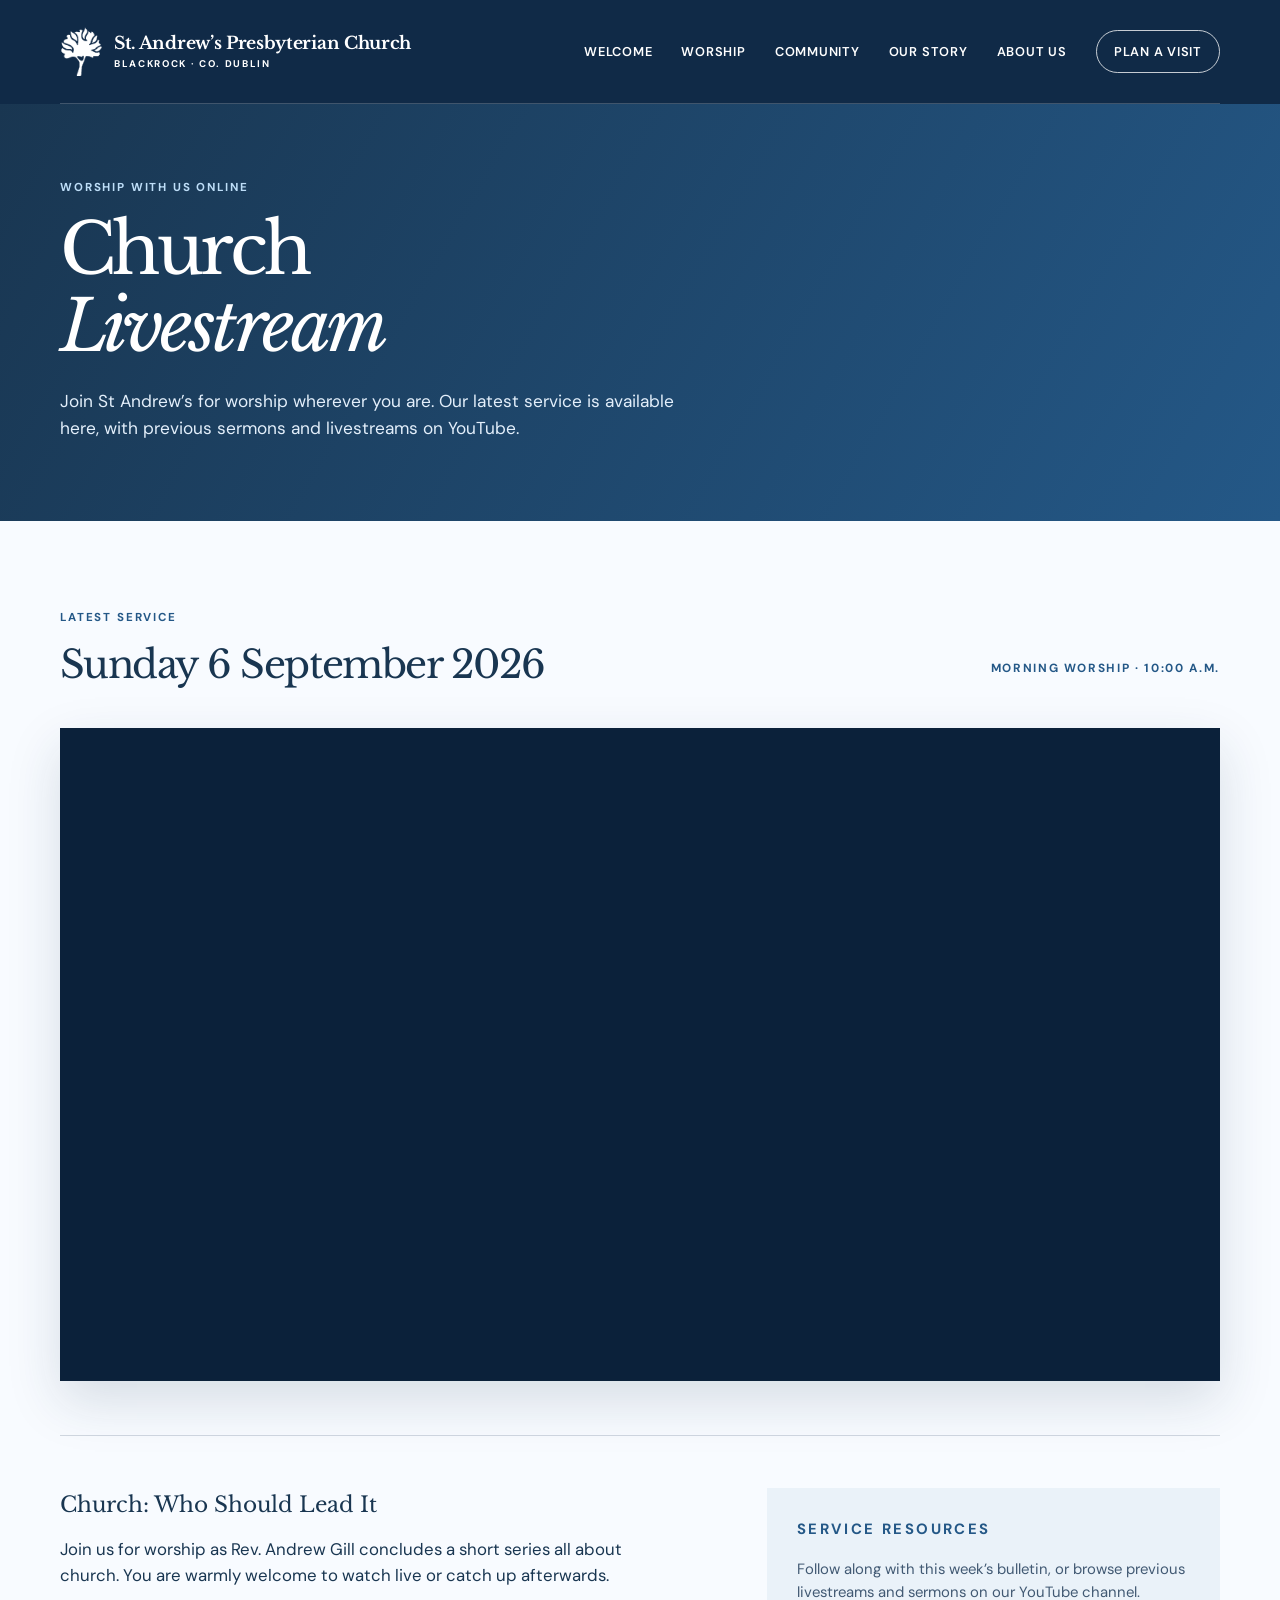
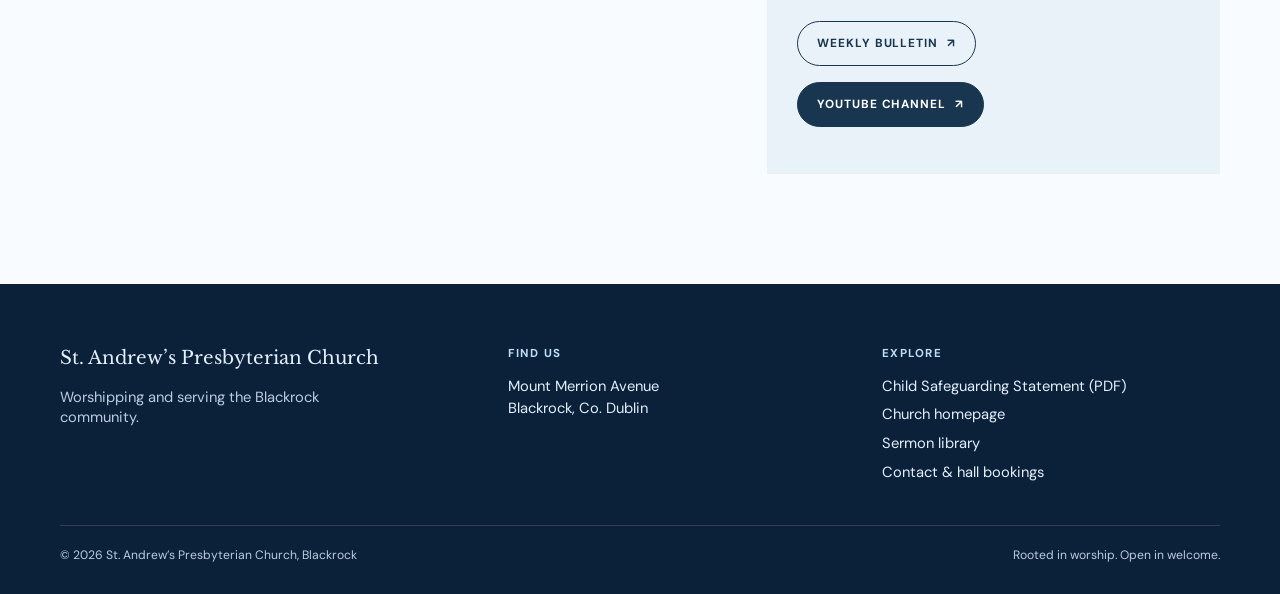
<file: standrewsblackrock/livestream/index.html>
<!doctype html>
<html lang="en">
  <head>
    <meta charset="UTF-8" />
    <meta name="viewport" content="width=device-width, initial-scale=1.0" />
    <meta name="description" content="Watch the latest St. Andrew's Presbyterian Church Blackrock livestream." />
    <meta name="theme-color" content="#102a47" />
    <title>Church Livestream | St. Andrew’s Presbyterian Church</title>
    <link rel="preconnect" href="https://fonts.googleapis.com" />
    <link rel="preconnect" href="https://fonts.gstatic.com" crossorigin />
    <link href="https://fonts.googleapis.com/css2?family=DM+Sans:wght@400;500;600;700&family=Libre+Baskerville:ital,wght@0,400;0,700;1,400&display=swap" rel="stylesheet" />
    <link rel="stylesheet" href="../../public-assets/theme.css" />
    <style>
      * { box-sizing:border-box; } body { margin:0; color:var(--ink); background:var(--paper); font-family:"DM Sans",sans-serif; line-height:1.55; } a { color:inherit; text-decoration:none; } .shell { width:min(1160px,calc(100% - 48px)); margin-inline:auto; }
      .site-header { color:#fff; background:var(--navy); } .header-inner { min-height:104px; display:flex; align-items:center; justify-content:space-between; border-bottom:1px solid rgba(255,255,255,.2); } .brand { display:flex; align-items:center; gap:12px; width:430px; max-width:430px; } .brand-mark { width:42px; height:54px; flex:none; object-fit:cover; border-radius:50%; } .brand-name { font-family:"Libre Baskerville",serif; font-size:1.08rem; font-weight:700; letter-spacing:-.018em; line-height:1.2; white-space:nowrap; } .brand-name small { display:block; margin-top:4px; font-family:"DM Sans",sans-serif; font-size:.61rem; letter-spacing:.17em; text-transform:uppercase; } .nav { display:flex; gap:29px; align-items:center; font-size:.8rem; font-weight:600; letter-spacing:.06em; text-transform:uppercase; } .nav a:hover { opacity:.7; } .nav .nav-cta { padding:11px 17px; border:1px solid rgba(255,255,255,.76); border-radius:99px; }
      .hero { color:#fff; padding:75px 0 80px; background:linear-gradient(120deg,var(--ink),var(--blue)); } .eyebrow { margin:0 0 14px; color:var(--sky); font-size:.72rem; font-weight:700; letter-spacing:.16em; text-transform:uppercase; } h1,h2,h3 { font-family:"Libre Baskerville",serif; font-weight:400; } h1 { max-width:650px; margin:0; font-size:clamp(2.5rem,5.5vw,4.8rem); letter-spacing:-.05em; line-height:1.1; } .hero p:not(.eyebrow) { max-width:620px; margin:22px 0 0; color:var(--on-navy); font-size:1.08rem; }
      .main { padding:88px 0 110px; } .content-head { display:flex; justify-content:space-between; align-items:end; gap:40px; margin-bottom:39px; } h2 { margin:0; font-size:clamp(1.8rem,3vw,2.8rem); letter-spacing:-.04em; line-height:1.25; } .date { color:var(--blue); font-size:.74rem; font-weight:700; letter-spacing:.14em; text-transform:uppercase; } .player { overflow:hidden; aspect-ratio:16/9; background:var(--footer-bg); box-shadow:0 20px 50px var(--shadow); } .player iframe { width:100%; height:100%; border:0; } .details { display:grid; grid-template-columns:1.18fr .82fr; gap:55px; margin-top:54px; padding-top:52px; border-top:1px solid var(--line); } .details h3 { margin:0 0 15px; font-size:1.35rem; } .details p { max-width:600px; margin:0; font-size:1.05rem; } .info-card { padding:30px; background:var(--surface); } .info-card p { margin:0 0 17px; color:var(--muted); font-size:.93rem; } .button { display:inline-flex; align-items:center; gap:9px; min-height:45px; padding:0 19px; border:1px solid var(--ink); border-radius:99px; font-size:.74rem; font-weight:700; letter-spacing:.08em; text-transform:uppercase; transition:transform .2s,background .2s,color .2s; } .button:hover { transform:translateY(-2px); color:#fff; background:var(--ink); } .button-solid { color:#fff; background:var(--ink); } .button-solid:hover { background:var(--blue); border-color:var(--blue); }
      footer { color:var(--on-navy); background:var(--footer-bg); } .footer-grid { display:grid; grid-template-columns:1.1fr .9fr .9fr; gap:35px; padding:61px 0 35px; } .footer-brand { font-family:"Libre Baskerville",serif; font-size:1.15rem; line-height:1.4; } .footer-brand p { max-width:290px; margin:16px 0 0; color:var(--footer-muted); font-family:"DM Sans",sans-serif; font-size:.92rem; } .footer-title { margin:0 0 12px; color:var(--sky); font-size:.72rem; font-weight:700; letter-spacing:.13em; text-transform:uppercase; } footer a { display:block; width:max-content; max-width:100%; margin:6px 0; font-size:.92rem; } footer a:hover { color:#fff; } .footer-bottom { display:flex; justify-content:space-between; gap:20px; padding:20px 0 29px; border-top:1px solid rgba(255,255,255,.14); color:var(--footer-muted); font-size:.76rem; }
      @media (max-width:820px) { .shell { width:min(100% - 36px,620px); } .header-inner { min-height:82px; } .brand { width:auto; max-width:260px; } .brand-mark { width:35px; height:45px; } .brand-name { font-size:.88rem; white-space:normal; } .nav { display:none; } .hero { padding:60px 0; } .main { padding:65px 0 75px; } .content-head,.details { display:block; } .date { margin-top:14px; } .details { margin-top:38px; padding-top:38px; } .info-card { margin-top:32px; } .footer-grid { grid-template-columns:1fr 1fr; } .footer-brand { grid-column:1/-1; } .footer-bottom { flex-direction:column; } }
      @media (max-width:440px) { .footer-grid { grid-template-columns:1fr; } }
    </style>
  </head>
  <body>
    <header class="site-header"><div class="shell header-inner"><a href="../" class="brand" aria-label="St Andrew's Presbyterian Church home"><img class="brand-mark" src="../../public-assets/st-andrews-tree-transparent-v2.png" alt="" /><span class="brand-name">St. Andrew’s Presbyterian Church<small>Blackrock · Co. Dublin</small></span></a><nav class="nav" aria-label="Main navigation"><a href="../#welcome">Welcome</a><a href="../#worship">Worship</a><a href="../#life">Community</a><a href="../history/">Our story</a><a href="../about/">About us</a><a href="../#visit" class="nav-cta">Plan a visit</a></nav></div></header>
    <main><section class="hero"><div class="shell"><p class="eyebrow">Worship with us online</p><h1>Church<br><em>Livestream</em></h1><p>Join St Andrew’s for worship wherever you are. Our latest service is available here, with previous sermons and livestreams on YouTube.</p></div></section>
      <section class="main"><div class="shell"><div class="content-head"><div><p class="eyebrow" style="color:var(--blue)">Latest service</p><h2>Sunday 6 September 2026</h2></div><p class="date">Morning worship · 10:00 a.m.</p></div><div class="player"><iframe src="https://www.youtube-nocookie.com/embed/NYQhdSNpsgk" title="St Andrew's Livestream - Sunday 6 September 2026" allow="accelerometer; autoplay; clipboard-write; encrypted-media; gyroscope; picture-in-picture; web-share" allowfullscreen></iframe></div><div class="details"><article><h3>Church: Who Should Lead It</h3><p>Join us for worship as Rev. Andrew Gill concludes a short series all about church. You are warmly welcome to watch live or catch up afterwards.</p></article><aside class="info-card"><p class="eyebrow" style="color:var(--blue)">Service resources</p><p>Follow along with this week’s bulletin, or browse previous livestreams and sermons on our YouTube channel.</p><a class="button" href="https://standrewschurchblackrock.ie/wp-content/uploads/2026/09/weekly-bulletin-5.pdf" target="_blank" rel="noreferrer">Weekly bulletin <span>↗</span></a><p style="margin-top:16px"><a class="button button-solid" href="https://www.youtube.com/channel/UCUcBnuzkWYxUHTX5elv5tSA" target="_blank" rel="noreferrer">YouTube channel <span>↗</span></a></p></aside></div></div></section>
    </main>
    <footer><div class="shell footer-grid"><div class="footer-brand">St. Andrew’s Presbyterian Church<p>Worshipping and serving the Blackrock community.</p></div><div><p class="footer-title">Find us</p><a href="https://maps.google.com/?q=St+Andrews+Presbyterian+Church+Mount+Merrion+Avenue+Blackrock" target="_blank" rel="noreferrer">Mount Merrion Avenue<br>Blackrock, Co. Dublin</a></div><div><p class="footer-title">Explore</p><a href="../../public-assets/child-safeguarding-statement.pdf">Child Safeguarding Statement (PDF)</a><a href="../">Church homepage</a><a href="https://standrewschurchblackrock.ie/sermon-library-2/" target="_blank" rel="noreferrer">Sermon library</a><a href="https://standrewschurchblackrock.ie/contact-us/" target="_blank" rel="noreferrer">Contact & hall bookings</a></div></div><div class="shell footer-bottom"><span>© <span id="year"></span> St. Andrew’s Presbyterian Church, Blackrock</span><span>Rooted in worship. Open in welcome.</span></div></footer>
    <script>document.getElementById('year').textContent = new Date().getFullYear();</script>
  </body>
</html>
</file>
<file: public-assets/portfolio.css>
:root {
  --paper: #f7f6f1;
  --ink: #1e272a;
  --muted: #515c60;
  --line: #d5d8d5;
  --title: "Libre Baskerville", Georgia, serif;
}
* { box-sizing: border-box; }
body { margin: 0; color: var(--ink); background: var(--paper); font: 1rem/1.6 "DM Sans", system-ui, sans-serif; }
a { color: inherit; text-decoration: none; }
a:focus-visible { outline: 2px solid currentColor; outline-offset: 4px; }
.shell { width: min(1080px, calc(100% - 48px)); margin-inline: auto; }
.masthead { display: flex; justify-content: space-between; align-items: center; gap: 15px; min-height: 78px; border-bottom: 1px solid var(--line); }
.wordmark { font-weight: 700; }
.wordmark span { margin-left: 9px; color: var(--muted); font-size: .86rem; font-weight: 500; }
.profile-link { font-size: .9rem; font-weight: 700; }
.profile-link:hover { text-decoration: underline; text-underline-offset: .25em; }
.projects { padding-block: clamp(42px, 7vw, 92px); }
.intro { margin-bottom: clamp(25px, 4vw, 50px); }
h1, h2 { margin: 0; font-family: var(--title); font-weight: 400; letter-spacing: -.045em; }
h1 { max-width: 820px; font-size: clamp(2.5rem, 6vw, 4.75rem); line-height: 1.12; }
.intro p { max-width: 55ch; margin: 17px 0 0; color: var(--muted); font-size: 1.08rem; }
.project-grid { display: grid; grid-template-columns: repeat(2, minmax(0, 1fr)); gap: clamp(18px, 3vw, 32px); }
.project { --tone: #245887; --panel: #eaf2f9; }
.project.bray { --tone: #315e46; --panel: #eaf1e9; }
.project-link { display: flex; height: 100%; flex-direction: column; border: 1px solid var(--line); background: var(--panel); }
.project-link:hover .project-action { text-decoration: underline; text-underline-offset: .25em; }
.project img { display: block; width: 100%; height: auto; aspect-ratio: 16 / 9; object-fit: cover; object-position: center 38%; background: var(--tone); }
.project-copy { display: flex; flex: 1; flex-direction: column; align-items: start; padding: clamp(21px, 3vw, 32px); }
.label { margin: 0 0 10px; color: var(--tone); font-size: .74rem; font-weight: 700; letter-spacing: .1em; text-transform: uppercase; }
h2 { font-size: clamp(1.45rem, 3vw, 2.05rem); line-height: 1.25; }
.project-copy p:not(.label) { margin: 12px 0 20px; color: var(--muted); }
.project-action { display: inline-flex; gap: 9px; margin-top: auto; color: var(--tone); font-weight: 700; }
footer { padding: 19px 0 26px; border-top: 1px solid var(--line); color: var(--muted); font-size: .87rem; }
@media (max-width: 670px) {
  .shell { width: calc(100% - 36px); }
  .masthead { min-height: 65px; }
  .project-grid { grid-template-columns: 1fr; }
}
</file>
<file: public-assets/theme.css>
:root {
  --ink: #193651;
  --navy: #102a47;
  --blue: #245887;
  --blue-accent: #35689a;
  --surface: #eaf2f9;
  --paper: #f8fbff;
  --sky: #bedef8;
  --muted: #415973;
  --on-navy: #e3effb;
  --footer-bg: #0b213a;
  --footer-muted: #b8cde0;
  --line: rgba(25, 54, 81, .18);
  --shadow: rgba(25, 54, 81, .15);
  --hero-rgb: 8, 24, 44;
  --blue-rgb: 36, 88, 135;
  --font-heading: "Libre Baskerville", Georgia, serif;
  --font-body: "DM Sans", system-ui, sans-serif;
}

[data-church-theme="bray"] {
  --ink: #203c31;
  --navy: #142e24;
  --blue: #315e46;
  --blue-accent: #48765a;
  --surface: #eaf1e9;
  --paper: #f9fbf7;
  --sky: #cde6bb;
  --muted: #456152;
  --on-navy: #e6f2e7;
  --footer-bg: #10271e;
  --footer-muted: #b9cebd;
  --line: rgba(32, 60, 49, .2);
  --shadow: rgba(32, 60, 49, .15);
  --hero-rgb: 14, 38, 28;
  --blue-rgb: 49, 94, 70;
}

:focus-visible {
  outline: 2px solid currentColor;
  outline-offset: 4px;
}

.minister-profile {
  display: grid;
  grid-template-columns: clamp(76px, 24%, 112px) minmax(0, 1fr);
  align-items: start;
  gap: clamp(14px, 2vw, 24px);
}

.minister-profile img {
  display: block;
  width: 100%;
  height: auto;
  aspect-ratio: 1;
  object-fit: cover;
}

.minister-profile h3 {
  margin: 0;
  font: 400 1.25rem/1.35 var(--font-heading);
}

.minister-profile .minister-label {
  margin: 0 0 8px;
  color: var(--blue);
  font-size: .72rem;
  font-weight: 700;
  letter-spacing: .13em;
  text-transform: uppercase;
}

.minister-profile .minister-bio {
  margin: 8px 0 12px;
  color: var(--muted);
}
</file>
<file: public-assets/church-home.css>
.site-header {
  position: absolute;
  z-index: 4;
  inset: 0 0 auto;
  color: #fff;
  background: rgba(var(--hero-rgb), .48);
}

.header-inner {
  display: flex;
  align-items: center;
  justify-content: space-between;
  gap: 24px;
  min-height: 104px;
  padding-block: 12px;
  border-bottom: 1px solid rgba(255, 255, 255, .24);
}

.brand { display: flex; align-items: center; gap: 12px; min-width: 0; }
.brand-mark { width: 42px; height: 54px; flex: none; object-fit: contain; }
.brand-name { font: 700 1.08rem/1.2 var(--font-heading); letter-spacing: -.018em; white-space: nowrap; }
.brand-name small { display: block; margin-top: 4px; color: var(--sky); font: 700 .63rem/1.35 var(--font-body); letter-spacing: .16em; text-transform: uppercase; }
.nav { display: flex; align-items: center; gap: clamp(16px, 2vw, 29px); font: 600 .8rem/1.35 var(--font-body); letter-spacing: .06em; text-transform: uppercase; }
.nav a { white-space: nowrap; }
.nav a:not(.nav-cta):hover { text-decoration: underline; text-underline-offset: .25em; }
.nav-cta, .menu-button { padding: 10px 16px; border: 1px solid rgba(255, 255, 255, .76); border-radius: 99px; }
.nav-cta:hover, .menu-button:hover { color: var(--navy); background: #fff; }
.menu-button { color: inherit; background: transparent; font: inherit; text-transform: inherit; letter-spacing: inherit; cursor: pointer; }
.site-header [hidden] { display: none; }
.skip-link { position: absolute; z-index: 5; top: 8px; left: 8px; translate: 0 calc(-100% - 10px); padding: 10px 16px; color: var(--ink); background: var(--paper); }
.skip-link:focus { translate: 0; }

.hero {
  position: relative;
  isolation: isolate;
  display: flex;
  align-items: flex-end;
  min-height: clamp(660px, 55vw, 760px);
  overflow: hidden;
  color: #fff;
  background: var(--navy);
}

.hero-photo, .hero::before { position: absolute; inset: 0; width: 100%; height: 100%; }
.hero-photo { z-index: -2; object-fit: cover; object-position: center 42%; }
.hero::before {
  content: "";
  z-index: -1;
  background:
    linear-gradient(180deg, rgba(var(--hero-rgb), .68), transparent 34%),
    linear-gradient(90deg, rgba(var(--hero-rgb), .94), rgba(var(--hero-rgb), .78) 52%, rgba(var(--hero-rgb), .24));
}

.hero-content { padding-block: 150px clamp(74px, 8vw, 116px); text-align: left; }
.hero .eyebrow { margin: 0 0 14px; color: var(--sky); font: 700 .72rem/1.55 var(--font-body); letter-spacing: .16em; text-transform: uppercase; }
.hero h1 { max-width: 760px; margin: 0; font: 400 clamp(2.65rem, 6vw, 5.5rem)/1.08 var(--font-heading); letter-spacing: -.055em; }
.hero h1 em { color: var(--sky); }
.hero-copy { max-width: 600px; margin: 28px 0 37px; color: var(--on-navy); font: 400 1.1rem/1.65 var(--font-body); }
.hero-actions { display: flex; flex-wrap: wrap; gap: 12px; }
.hero-action { display: inline-flex; align-items: center; gap: 11px; min-height: 48px; padding: 10px 18px; border: 1px solid rgba(255, 255, 255, .8); border-radius: 99px; font: 700 .76rem/1.35 var(--font-body); letter-spacing: .08em; text-transform: uppercase; }
.hero-action:hover { color: var(--navy); background: #fff; }

.portfolio-corner {
  position: fixed;
  z-index: 10;
  right: env(safe-area-inset-right, 0px);
  bottom: env(safe-area-inset-bottom, 0px);
  display: grid;
  width: 68px;
  height: 68px;
  place-items: end;
  padding: 11px;
  clip-path: polygon(100% 0, 100% 100%, 0 100%);
  color: #fff;
  background: #242a31;
}
.portfolio-corner:hover, .portfolio-corner:focus-visible { background: #46515e; }
.portfolio-corner:focus-visible { outline: 2px solid #fff; outline-offset: -4px; }

@media (max-width: 980px) {
  .header-inner { min-height: 82px; gap: 14px; }
  .brand-mark { width: 35px; height: 45px; }
  .brand-name { font-size: .9rem; white-space: normal; }
  .brand-name small { font-size: .58rem; }
  .menu-button { flex: none; font: 700 .74rem/1.35 var(--font-body); letter-spacing: .08em; text-transform: uppercase; }
  .nav { position: absolute; inset: 100% 18px auto; flex-direction: column; align-items: stretch; gap: 0; padding: 8px 16px; background: var(--navy); }
  .nav a { padding: 12px; }
  .nav-cta { margin: 4px 0 8px; text-align: center; }
  .site-header:has(.menu-button[hidden]) { position: relative; background: var(--navy); }
  .header-inner:has(.menu-button[hidden]) { flex-wrap: wrap; }
  .menu-button[hidden] + .nav { position: static; flex: 1 0 100%; flex-flow: row wrap; padding: 0; }
}

@media (max-width: 820px) {
  .hero { min-height: 650px; }
  .hero::before {
    background:
      linear-gradient(180deg, rgba(var(--hero-rgb), .64), transparent 32%, rgba(var(--hero-rgb), .46)),
      linear-gradient(90deg, rgba(var(--hero-rgb), .91), rgba(var(--hero-rgb), .64));
  }
  .hero-content { padding-block: 135px 64px; }
  .hero-copy { margin: 22px 0 30px; font-size: 1rem; }
}
</file>
<file: standrewsbray/bray.css>
* { box-sizing: border-box; }
body { margin: 0; color: var(--ink); background: var(--paper); font: 1rem/1.65 var(--font-body); }
a { color: inherit; text-decoration: none; }
img { display: block; max-width: 100%; }
[hidden] { display: none !important; }
.shell { width: min(1160px, calc(100% - 48px)); margin-inline: auto; }
.footer-brand { font: 400 1.15rem/1.35 var(--font-heading); }
.footer-brand small { display: block; margin-top: 6px; color: var(--sky); font: 700 .67rem/1.35 var(--font-body); letter-spacing: .14em; text-transform: uppercase; }
footer a:hover, .text-link:hover { text-decoration: underline; text-underline-offset: .22em; }
.eyebrow { margin: 0 0 14px; color: var(--blue); font-size: .72rem; font-weight: 700; letter-spacing: .15em; text-transform: uppercase; }
.dark .eyebrow, footer .eyebrow { color: var(--sky); }
h2, h3 { margin: 0; font-family: var(--font-heading); font-weight: 400; }
h2 { font-size: clamp(2rem, 3.7vw, 3.5rem); letter-spacing: -.045em; line-height: 1.2; }
h3 { font-size: 1.2rem; line-height: 1.4; }
.button { display: inline-flex; align-items: center; gap: 10px; max-width: 100%; min-height: 46px; padding: 10px 17px; border: 1px solid currentColor; border-radius: 99px; font-size: .74rem; font-weight: 700; letter-spacing: .07em; line-height: 1.4; text-transform: uppercase; }
.button:hover { color: #fff; border-color: var(--blue); background: var(--blue); }
.dark .button:hover { color: var(--navy); border-color: var(--sky); background: var(--sky); }
.section { padding-block: clamp(62px, 8vw, 105px); }
.split { display: grid; grid-template-columns: minmax(0, .85fr) minmax(0, 1.15fr); align-items: center; gap: clamp(28px, 7vw, 95px); }
.section-copy { max-width: 58ch; font-size: 1.05rem; }
.section-copy p:first-child { margin-top: 0; }
.dark { color: #fff; }
.dark .section-copy { color: var(--on-navy); }
.worship { background: var(--navy); }
.service-card { display: grid; grid-template-columns: auto minmax(0, 1fr) auto; align-items: center; gap: clamp(13px, 3vw, 32px); padding-block: 25px; border-block: 1px solid rgba(255, 255, 255, .28); }
.service-card p { margin: 4px 0 0; color: var(--on-navy); }
.service-card .service-time { margin: 0; white-space: nowrap; color: var(--sky); font: 400 clamp(1.25rem, 3vw, 2rem)/1.25 var(--font-heading); }
.round-arrow { display: grid; place-items: center; width: 42px; height: 42px; border: 1px solid currentColor; border-radius: 50%; }
.round-arrow:hover { color: var(--navy); background: var(--sky); }
.mission blockquote { margin: 0; padding: clamp(20px, 3.6vw, 42px); border-left: 3px solid var(--blue-accent); background: var(--surface); font: 400 clamp(1.15rem, 2.15vw, 1.45rem)/1.65 var(--font-heading); }
.about-details { align-items: start; margin-top: clamp(35px, 6vw, 70px); padding-top: 30px; border-top: 1px solid var(--line); }
.safeguarding p { margin: 8px 0 14px; color: var(--muted); }
.safeguarding { padding: 24px; background: var(--surface); }
.text-link { text-decoration: underline; text-underline-offset: .22em; overflow-wrap: anywhere; }
.visit { background: var(--blue); }
.visit-panel { padding: clamp(20px, 4vw, 38px); color: var(--ink); background: var(--surface); }
.visit-panel dl { margin: 14px 0 0; }
.visit-panel dl div { display: grid; grid-template-columns: 78px minmax(0, 1fr); gap: 12px; padding: 12px 0; border-top: 1px solid var(--line); }
.visit-panel dt { color: var(--muted); font-size: .75rem; font-weight: 700; letter-spacing: .08em; text-transform: uppercase; }
.visit-panel dd { margin: 0; }
.contact address { display: grid; gap: 8px; margin-bottom: 22px; font-style: normal; }
footer { color: var(--on-navy); background: var(--footer-bg); }
.footer-grid { display: grid; grid-template-columns: 1.1fr .9fr; gap: 25px; padding-block: 54px; }
.footer-brand { margin: 0; }
footer a { display: block; width: fit-content; margin: 4px 0; }
@media (max-width: 820px) {
  .shell { width: min(620px, calc(100% - 36px)); }
  .split { grid-template-columns: 1fr; }
}
@media (max-width: 540px) {
  .footer-grid { grid-template-columns: 1fr; }
  .service-card { grid-template-columns: minmax(0, 1fr) auto; }
  .service-card .service-time { grid-column: 1 / -1; }
}
</file>
